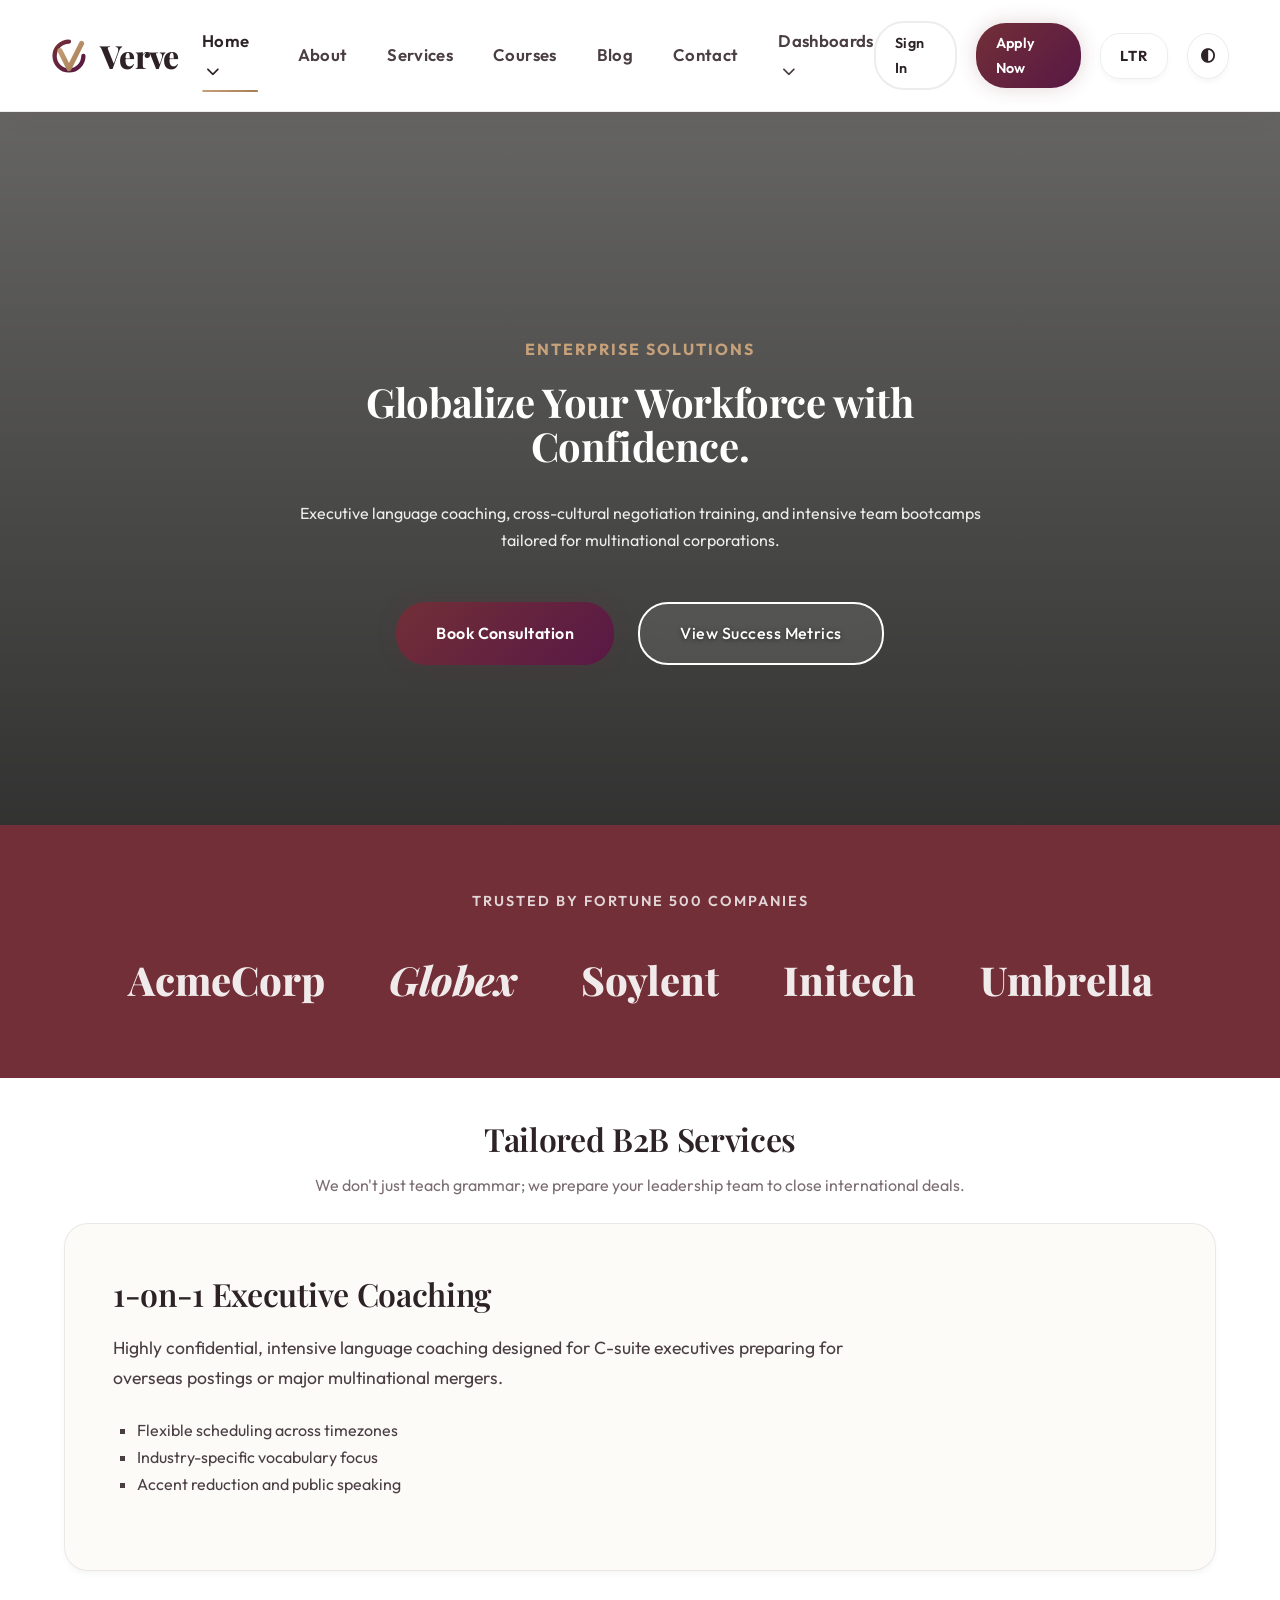
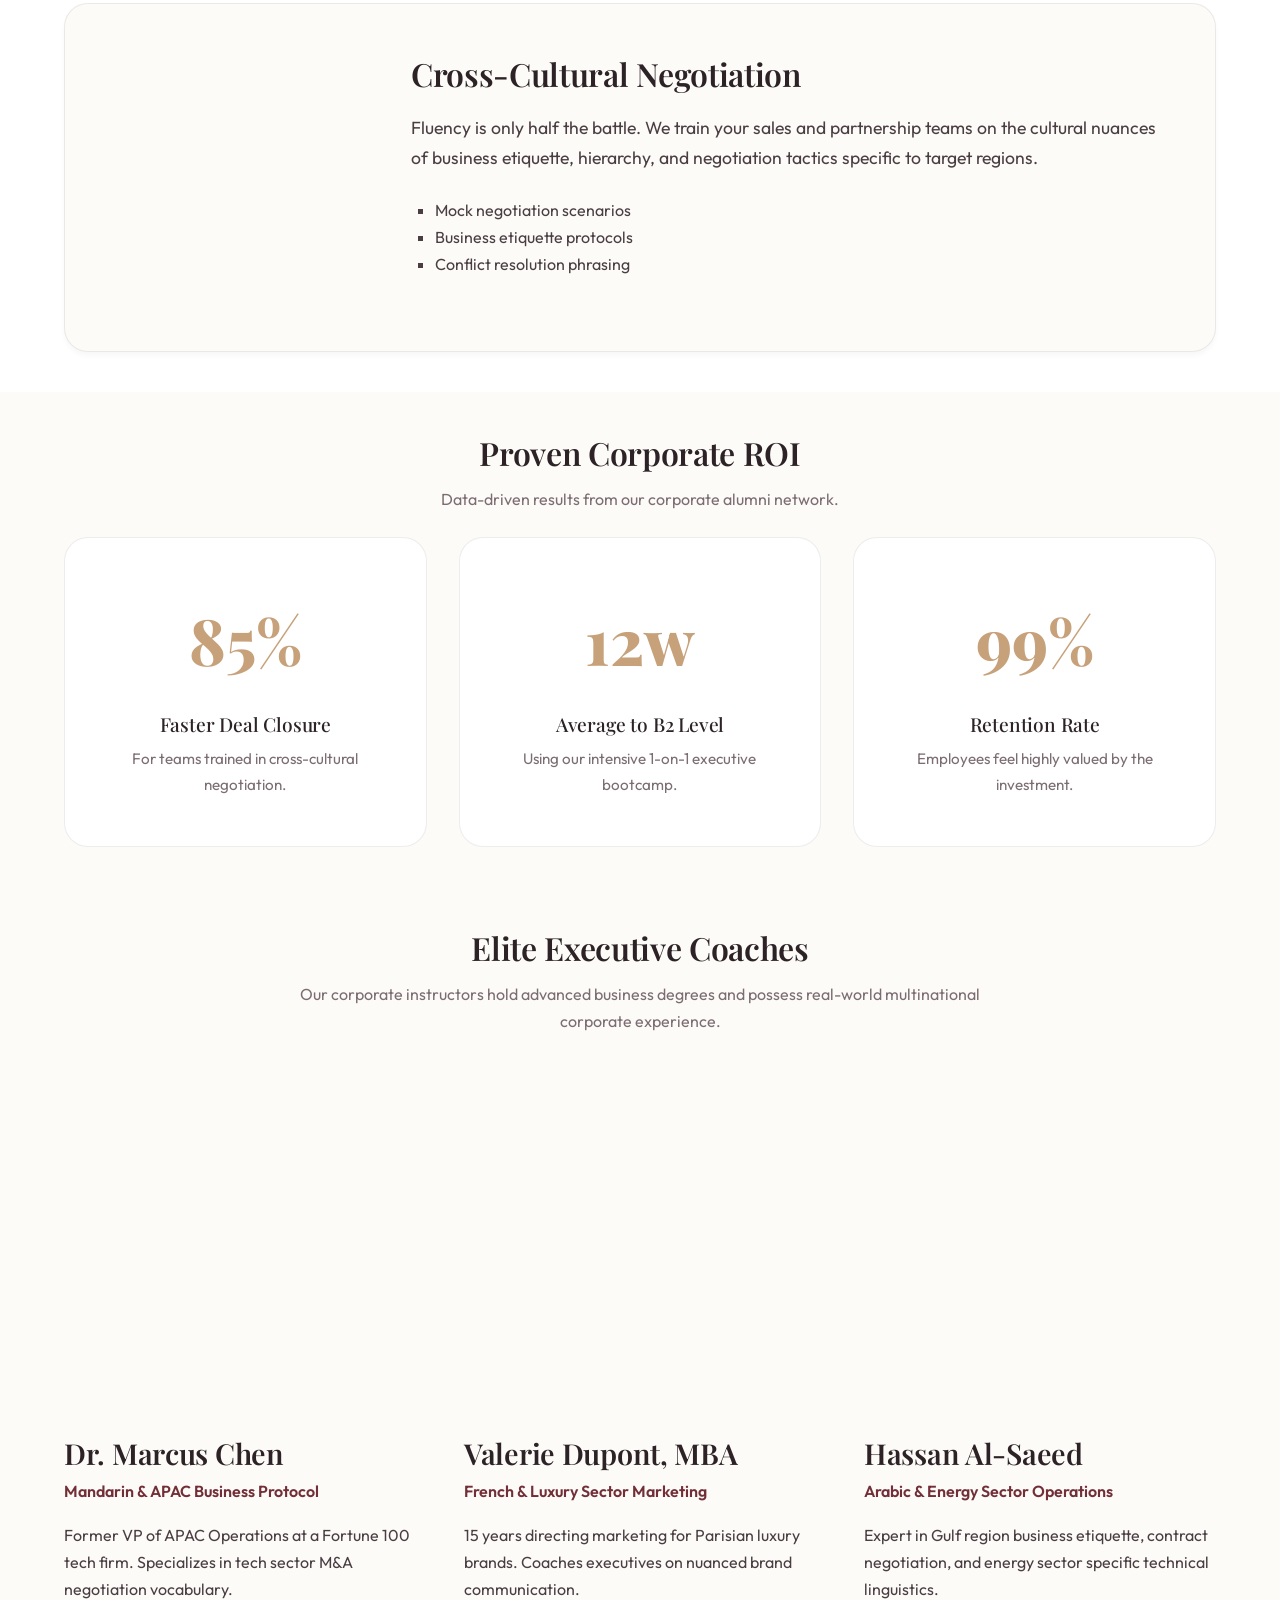
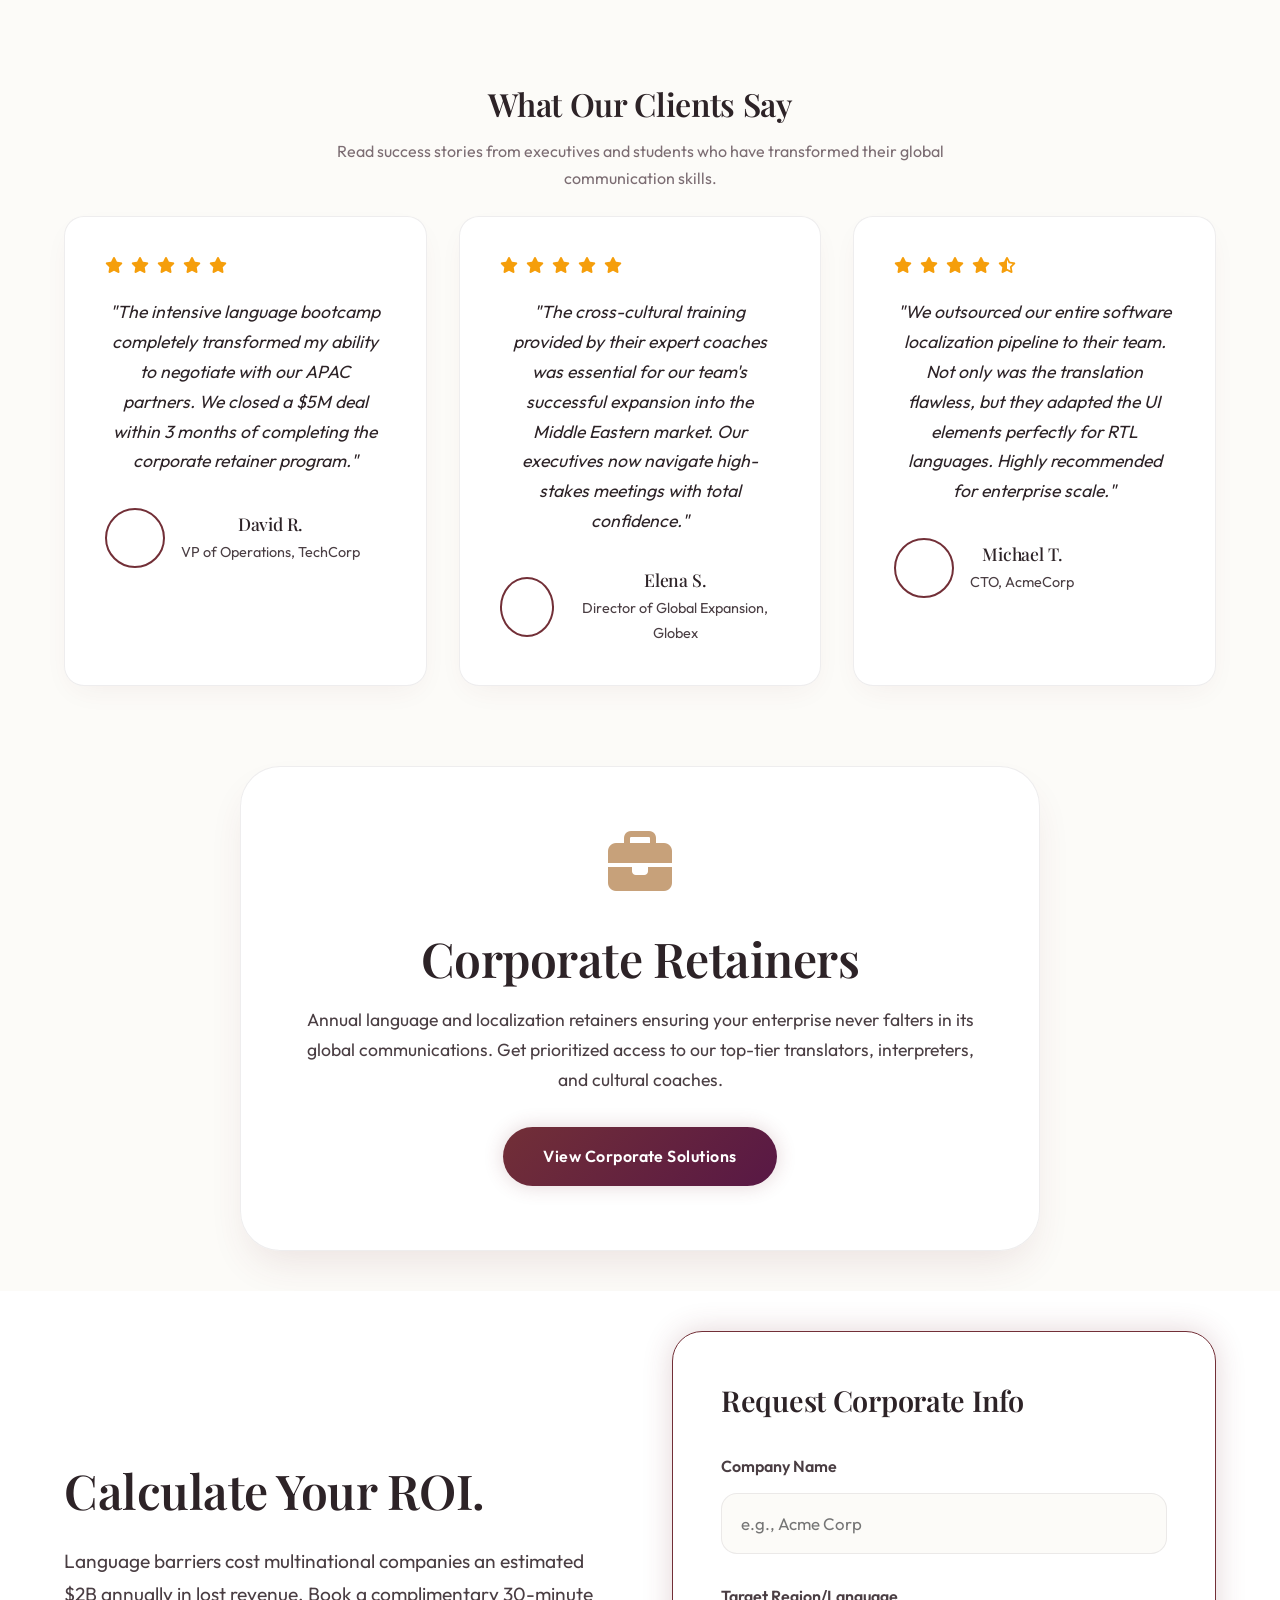
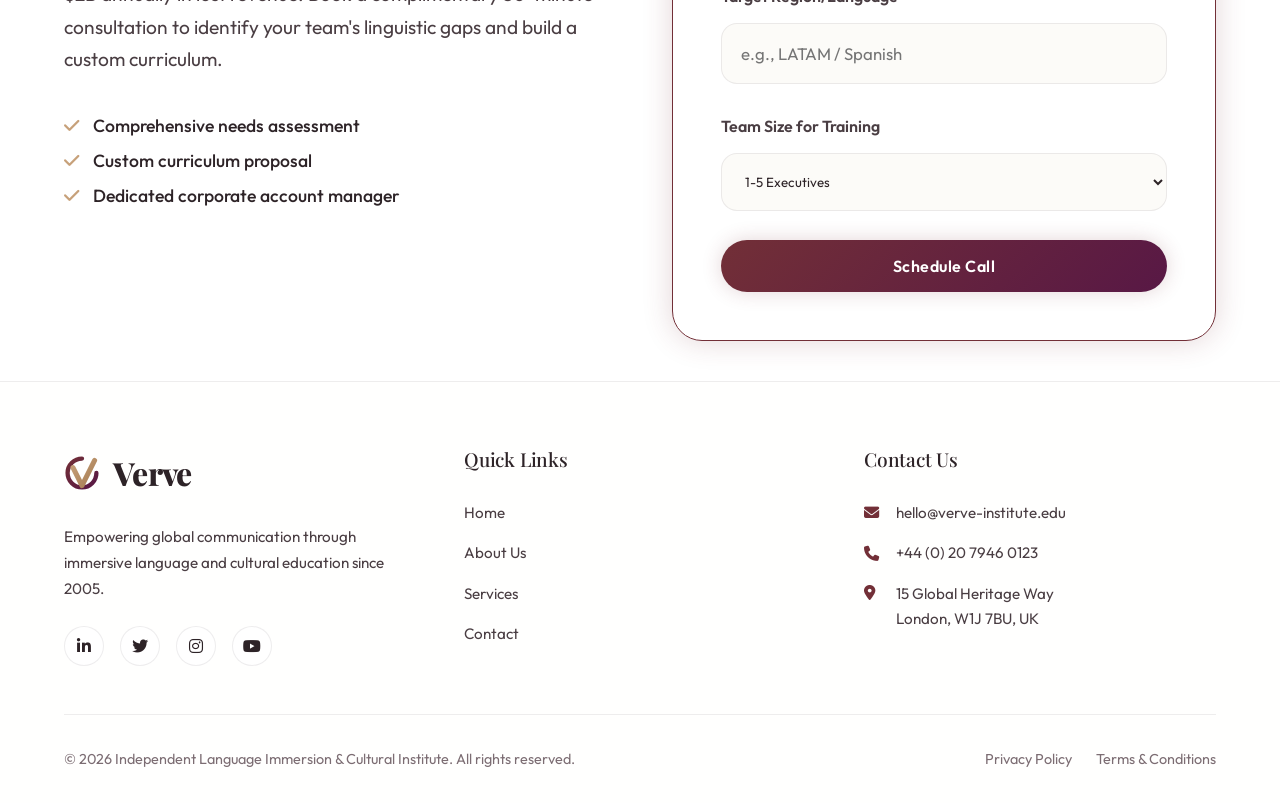
<file: index.html>
<!DOCTYPE html>
<html lang="en" dir="ltr" data-theme="light">

<head>
    <meta charset="UTF-8">
    <meta name="viewport" content="width=device-width, initial-scale=1.0">
    <title>Corporate Training - Verve</title>
    <link rel="icon" type="image/png" href="favicon.png">
    <link rel="stylesheet" href="style.css">
    <link rel="stylesheet" href="https://cdnjs.cloudflare.com/ajax/libs/font-awesome/6.4.0/css/all.min.css">
</head>

<body>
    <header class="header">
        <a href="index.html" class="logo">
            <svg class="verve-logo-svg" width="36" height="36" viewBox="0 0 100 100" xmlns="http://www.w3.org/2000/svg"><defs><linearGradient id="logo-grad" x1="0%" y1="0%" x2="100%" y2="100%"><stop offset="0%" stop-color="#722f37" /><stop offset="100%" stop-color="#581845" /></linearGradient><linearGradient id="logo-accent" x1="0%" y1="0%" x2="100%" y2="100%"><stop offset="0%" stop-color="#c7a17a" /><stop offset="100%" stop-color="#a67c52" /></linearGradient></defs><path d="M50 10 A 40 40 0 1 0 90 50" fill="none" stroke="url(#logo-grad)" stroke-width="12" stroke-linecap="round"/><path d="M25 35 L50 85 L85 15" fill="none" stroke="url(#logo-accent)" stroke-width="14" stroke-linecap="round" stroke-linejoin="round"/></svg>
            Verve<span>.</span>
        </a>

        <nav>
            <ul class="nav-menu">
                <li class="nav-item active">
                    Home <i class="fa-solid fa-chevron-down" style="font-size: 0.8em; margin-left: 4px;"></i>
                    <div class="dropdown-menu">
                        <a href="index.html" class="dropdown-item">Home 1</a>
                        <a href="home2.html" class="dropdown-item">Home 2</a>
                    </div>
                </li>
                <li class="nav-item"><a href="about.html">About</a></li>
                <li class="nav-item"><a href="services.html">Services</a></li>
                <li class="nav-item"><a href="courses.html">Courses</a></li>
                <li class="nav-item"><a href="blog.html">Blog</a></li>
                <li class="nav-item"><a href="contact.html">Contact</a></li>
                <li class="nav-item">
                    Dashboards <i class="fa-solid fa-chevron-down" style="font-size: 0.8em; margin-left: 4px;"></i>
                    <div class="dropdown-menu">
                        <a href="dashboard.html" class="dropdown-item">Learner Portal</a>
                        <a href="admin.html" class="dropdown-item">Admin Portal</a>
                    </div>
                </li>

                <li class="nav-item mobile-auth-btn" style="display: none; width: 100%; margin-top: 1rem; gap: 0.5rem;">
                    <a href="sign-in.html" class="btn btn-outline"
                        style="width: 100%; text-align: center; justify-content: center;">Sign In</a>
                    <a href="sign-up.html" class="btn btn-primary"
                        style="width: 100%; text-align: center; justify-content: center;">Apply Now</a>
                </li>
            </ul>
        </nav>

        <div class="header-actions">
            <a href="sign-in.html" class="btn btn-outline" style="padding: 0.5rem 1.2rem; font-size: 0.9rem;">Sign
                In</a>
            <a href="sign-up.html" class="btn btn-primary" style="padding: 0.5rem 1.2rem; font-size: 0.9rem;">Apply
                Now</a>

            <button class="hamburger" id="hamburger-btn" aria-label="Toggle Navigation">
                <i class="fa-solid fa-bars"></i>
            </button>
            <button class="toggle-btn" id="dir-toggle" title="Toggle RTL/LTR">LTR</button>
            <button class="toggle-btn" id="theme-toggle" title="Toggle Dark/Light Mode">
                <i class="fa-solid fa-circle-half-stroke"></i>
            </button>
        </div>
    </header>

    <main>
        <!-- Section 1: Corporate Hero -->
        <section style="position: relative; padding-top: 14rem; padding-bottom: 10rem; text-align: center; background: linear-gradient(rgba(0,0,0,0.6), rgba(0,0,0,0.8)), url('https://images.unsplash.com/photo-1497366216548-37526070297c?ixlib=rb-4.0.3&auto=format&fit=crop&w=1920&q=80') center/cover no-repeat;">
            <div style="max-width: 900px; margin: 0 auto; position: relative; z-index: 2; padding: 0 5%;">
                <span
                    style="color: var(--accent); font-weight: 700; letter-spacing: 2px; text-transform: uppercase;">Enterprise
                    Solutions</span>
                <h1 class="hero-title" style="line-height: 1.1; margin: 1rem 0 2rem; color: #ffffff;">Globalize Your Workforce with
                    Confidence.</h1>
                <p class="hero-subtitle" style="color: rgba(255,255,255,0.9); max-width: 700px; margin: 0 auto 3rem;">
                    Executive language coaching, cross-cultural negotiation training, and intensive team bootcamps
                    tailored for multinational corporations.</p>
                <div class="hero-buttons" style="justify-content: center;">
                    <a href="#consultation" class="btn btn-primary">Book Consultation</a>
                    <a href="#metrics" class="btn btn-hero-ghost">View Success Metrics</a>
                </div>
            </div>
        </section>

        <!-- Section 2: Trusted Partners (Layout: Logo Cloud Strip) -->
        <div style="background: var(--primary-color); color: white; width: 100%;">
            <section class="section" style="padding: 4rem 5%;">
                <div style="text-align: center; margin-bottom: 2rem;">
                    <p style="text-transform: uppercase; letter-spacing: 2px; font-weight: 600; opacity: 0.8; font-size: 0.9rem;">
                        Trusted by Fortune 500 Companies</p>
                </div>
                <div style="display: flex; justify-content: center; gap: 4rem; flex-wrap: wrap; opacity: 0.9; align-items: center;">
                    <div style="font-size: 2.5rem; font-weight: 800; font-family: var(--font-heading);">AcmeCorp</div>
                    <div style="font-size: 2.5rem; font-weight: 800; font-family: var(--font-heading); font-style: italic;">Globex</div>
                    <div style="font-size: 2.5rem; font-weight: 800; font-family: var(--font-heading);">Soylent</div>
                    <div style="font-size: 2.5rem; font-weight: 800; font-family: var(--font-heading);">Initech</div>
                    <div style="font-size: 2.5rem; font-weight: 800; font-family: var(--font-heading);">Umbrella</div>
                </div>
            </section>
        </div>

        <!-- Section 3: B2B Training Services (Layout: Wide Staggered Cards) -->
        <section class="section" style="background: var(--bg-secondary);">
            <div class="section-title">
                <h2>Tailored B2B Services</h2>
                <p>We don't just teach grammar; we prepare your leadership team to close international deals.</p>
            </div>

            <div style="max-width: 1200px; margin: 0 auto;">
                <div class="feature-row" style="margin-bottom: 2rem;">
                    <div style="flex: 1;">
                        <h3 style="font-size: 2rem; margin-bottom: 1rem;">1-on-1 Executive Coaching</h3>
                        <p style="color: var(--text-secondary); margin-bottom: 1.5rem; font-size: 1.1rem;">Highly
                            confidential, intensive language coaching designed for C-suite executives preparing for
                            overseas postings or major multinational mergers.</p>
                        <ul
                            style="color: var(--text-secondary); margin-bottom: 1.5rem; padding-left: 1.5rem; list-style-type: square;">
                            <li>Flexible scheduling across timezones</li>
                            <li>Industry-specific vocabulary focus</li>
                            <li>Accent reduction and public speaking</li>
                        </ul>
                    </div>
                    <div style="width: 250px; height: 250px;">
                        <div
                            style="height: 100%; width: 100%; border-radius: 20px; background: url('https://images.unsplash.com/photo-1573164713988-8665fc963095?ixlib=rb-4.0.3&auto=format&fit=crop&w=800&q=80') center/cover no-repeat;">
                        </div>
                    </div>
                </div>

                <div class="feature-row" style="flex-direction: row-reverse;">
                    <div style="flex: 1;">
                        <h3 style="font-size: 2rem; margin-bottom: 1rem;">Cross-Cultural Negotiation</h3>
                        <p style="color: var(--text-secondary); margin-bottom: 1.5rem; font-size: 1.1rem;">Fluency is
                            only half the battle. We train your sales and partnership teams on the cultural nuances of
                            business etiquette, hierarchy, and negotiation tactics specific to target regions.</p>
                        <ul
                            style="color: var(--text-secondary); margin-bottom: 1.5rem; padding-left: 1.5rem; list-style-type: square;">
                            <li>Mock negotiation scenarios</li>
                            <li>Business etiquette protocols</li>
                            <li>Conflict resolution phrasing</li>
                        </ul>
                    </div>
                    <div style="width: 250px; height: 250px;">
                        <div
                            style="height: 100%; width: 100%; border-radius: 20px; background: url('https://images.unsplash.com/photo-1522071820081-009f0129c71c?ixlib=rb-4.0.3&auto=format&fit=crop&w=800&q=80') center/cover no-repeat;">
                        </div>
                    </div>
                </div>
            </div>
        </section>

        <!-- Section 4: Success Metrics (Layout: Dark Mode Stat Blocks) -->
        <section id="metrics" class="section">
            <div class="section-title">
                <h2>Proven Corporate ROI</h2>
                <p style="color: var(--text-muted);">Data-driven results from our corporate alumni network.</p>
            </div>

            <div
                style="display: grid; grid-template-columns: repeat(auto-fit, minmax(250px, 1fr)); gap: 2rem; max-width: 1200px; margin: 0 auto;">
                <div
                    style="text-align: center; padding: 3rem 2rem; border: 1px solid var(--border); border-radius: 24px; background: var(--bg-secondary);">
                    <div
                        style="font-size: 4rem; font-weight: 800; color: var(--accent); font-family: var(--font-heading); margin-bottom: 1rem;">
                        85%</div>
                    <h4 style="font-size: 1.2rem; margin-bottom: 0.5rem;">Faster Deal Closure</h4>
                    <p style="color: var(--text-muted); font-size: 0.95rem;">For teams trained in cross-cultural
                        negotiation.</p>
                </div>
                <div
                    style="text-align: center; padding: 3rem 2rem; border: 1px solid var(--border); border-radius: 24px; background: var(--bg-secondary);">
                    <div
                        style="font-size: 4rem; font-weight: 800; color: var(--accent); font-family: var(--font-heading); margin-bottom: 1rem;">
                        12w</div>
                    <h4 style="font-size: 1.2rem; margin-bottom: 0.5rem;">Average to B2 Level</h4>
                    <p style="color: var(--text-muted); font-size: 0.95rem;">Using our intensive 1-on-1 executive
                        bootcamp.</p>
                </div>
                <div
                    style="text-align: center; padding: 3rem 2rem; border: 1px solid var(--border); border-radius: 24px; background: var(--bg-secondary);">
                    <div
                        style="font-size: 4rem; font-weight: 800; color: var(--accent); font-family: var(--font-heading); margin-bottom: 1rem;">
                        99%</div>
                    <h4 style="font-size: 1.2rem; margin-bottom: 0.5rem;">Retention Rate</h4>
                    <p style="color: var(--text-muted); font-size: 0.95rem;">Employees feel highly valued by the
                        investment.</p>
                </div>
            </div>
        </section>

        <!-- Section 5: Executive Coaches (Layout: Minimalist Profile Cards) -->
        <section class="section">
            <div class="section-title">
                <h2>Elite Executive Coaches</h2>
                <p>Our corporate instructors hold advanced business degrees and possess real-world multinational
                    corporate experience.</p>
            </div>

            <div style="display: grid; grid-template-columns: repeat(auto-fit, minmax(300px, 1fr)); gap: 3rem;">
                <!-- Coach 1 -->
                <div style="background: transparent;">
                    <div
                        style="height: 350px; border-radius: 24px; margin-bottom: 1.5rem; background: url('https://images.unsplash.com/photo-1556157382-97eda2d62296?ixlib=rb-4.0.3&auto=format&fit=crop&w=600&q=80') center/cover no-repeat;">
                    </div>
                    <h3 style="font-size: 1.8rem; margin-bottom: 0.3rem;">Dr. Marcus Chen</h3>
                    <p style="color: var(--primary-color); font-weight: 600; margin-bottom: 1rem;">Mandarin & APAC
                        Business Protocol</p>
                    <p style="color: var(--text-secondary);">Former VP of APAC Operations at a Fortune 100 tech firm.
                        Specializes in tech sector M&A negotiation vocabulary.</p>
                </div>

                <!-- Coach 2 -->
                <div style="background: transparent;">
                    <div
                        style="height: 350px; border-radius: 24px; margin-bottom: 1.5rem; background: url('https://images.unsplash.com/photo-1573496359142-b8d87734a5a2?ixlib=rb-4.0.3&auto=format&fit=crop&w=600&q=80') center/cover no-repeat;">
                    </div>
                    <h3 style="font-size: 1.8rem; margin-bottom: 0.3rem;">Valerie Dupont, MBA</h3>
                    <p style="color: var(--primary-color); font-weight: 600; margin-bottom: 1rem;">French & Luxury
                        Sector Marketing</p>
                    <p style="color: var(--text-secondary);">15 years directing marketing for Parisian luxury brands.
                        Coaches executives on nuanced brand communication.</p>
                </div>

                <!-- Coach 3 -->
                <div style="background: transparent;">
                    <div
                        style="height: 350px; border-radius: 24px; margin-bottom: 1.5rem; background: url('https://images.unsplash.com/photo-1531427186611-ecfd6d936c79?ixlib=rb-4.0.3&auto=format&fit=crop&w=600&q=80') center/cover no-repeat;">
                    </div>
                    <h3 style="font-size: 1.8rem; margin-bottom: 0.3rem;">Hassan Al-Saeed</h3>
                    <p style="color: var(--primary-color); font-weight: 600; margin-bottom: 1rem;">Arabic & Energy
                        Sector Operations</p>
                    <p style="color: var(--text-secondary);">Expert in Gulf region business etiquette, contract
                        negotiation, and energy sector specific technical linguistics.</p>
                </div>
            </div>
        </section>


        <!-- Section: Testimonials (Layout: Grid of Cards) -->
        <section class="section" style="background: var(--bg-primary);">
            <div class="section-title">
                <h2>What Our Clients Say</h2>
                <p>Read success stories from executives and students who have transformed their global communication
                    skills.</p>
            </div>

            <div
                style="display: grid; grid-template-columns: repeat(auto-fit, minmax(300px, 1fr)); gap: 2rem; max-width: 1200px; margin: 0 auto;">
                <!-- Testimonial 1 -->
                <div class="card" style="padding: 2.5rem; border-radius: 20px; background: var(--bg-elevated); border: 1px solid var(--border);">
                    <div style="display: flex; gap: 0.5rem; color: #f59e0b; margin-bottom: 1.5rem; font-size: 1rem;">
                        <i class="fa-solid fa-star"></i><i class="fa-solid fa-star"></i><i class="fa-solid fa-star"></i><i class="fa-solid fa-star"></i><i class="fa-solid fa-star"></i>
                    </div>
                    <p style="color: var(--text-primary); font-size: 1.1rem; font-style: italic; margin-bottom: 2rem; line-height: 1.7;">
                        "The intensive language bootcamp completely transformed my ability to negotiate with our APAC partners. We closed a $5M deal within 3 months of completing the corporate retainer program."
                    </p>
                    <div style="display: flex; align-items: center; gap: 1rem;">
                        <div style="width: 60px; height: 60px; border-radius: 50%; background: url('https://images.unsplash.com/photo-1560250097-0b93528c311a?ixlib=rb-4.0.3&auto=format&fit=crop&w=200&q=80') center/cover no-repeat; border: 2px solid var(--primary-color);"></div>
                        <div>
                            <h4 style="margin-bottom: 0.2rem; font-size: 1.1rem; color: var(--text-primary);">David R.</h4>
                            <p style="color: var(--text-secondary); font-size: 0.9rem;">VP of Operations, TechCorp</p>
                        </div>
                    </div>
                </div>

                <!-- Testimonial 2 -->
                <div class="card" style="padding: 2.5rem; border-radius: 20px; background: var(--bg-elevated); border: 1px solid var(--border);">
                    <div style="display: flex; gap: 0.5rem; color: #f59e0b; margin-bottom: 1.5rem; font-size: 1rem;">
                        <i class="fa-solid fa-star"></i><i class="fa-solid fa-star"></i><i class="fa-solid fa-star"></i><i class="fa-solid fa-star"></i><i class="fa-solid fa-star"></i>
                    </div>
                    <p style="color: var(--text-primary); font-size: 1.1rem; font-style: italic; margin-bottom: 2rem; line-height: 1.7;">
                        "The cross-cultural training provided by their expert coaches was essential for our team's successful expansion into the Middle Eastern market. Our executives now navigate high-stakes meetings with total confidence."
                    </p>
                    <div style="display: flex; align-items: center; gap: 1rem;">
                        <div style="width: 60px; height: 60px; border-radius: 50%; background: url('https://images.unsplash.com/photo-1573496359142-b8d87734a5a2?ixlib=rb-4.0.3&auto=format&fit=crop&w=200&q=80') center/cover no-repeat; border: 2px solid var(--primary-color);"></div>
                        <div>
                            <h4 style="margin-bottom: 0.2rem; font-size: 1.1rem; color: var(--text-primary);">Elena S.</h4>
                            <p style="color: var(--text-secondary); font-size: 0.9rem;">Director of Global Expansion, Globex</p>
                        </div>
                    </div>
                </div>

                <!-- Testimonial 3 -->
                <div class="card" style="padding: 2.5rem; border-radius: 20px; background: var(--bg-elevated); border: 1px solid var(--border);">
                    <div style="display: flex; gap: 0.5rem; color: #f59e0b; margin-bottom: 1.5rem; font-size: 1rem;">
                        <i class="fa-solid fa-star"></i><i class="fa-solid fa-star"></i><i class="fa-solid fa-star"></i><i class="fa-solid fa-star"></i><i class="fa-solid fa-star-half-stroke"></i>
                    </div>
                    <p style="color: var(--text-primary); font-size: 1.1rem; font-style: italic; margin-bottom: 2rem; line-height: 1.7;">
                        "We outsourced our entire software localization pipeline to their team. Not only was the translation flawless, but they adapted the UI elements perfectly for RTL languages. Highly recommended for enterprise scale."
                    </p>
                    <div style="display: flex; align-items: center; gap: 1rem;">
                        <div style="width: 60px; height: 60px; border-radius: 50%; background: url('https://images.unsplash.com/photo-1507003211169-0a1dd7228f2d?ixlib=rb-4.0.3&auto=format&fit=crop&w=200&q=80') center/cover no-repeat; border: 2px solid var(--primary-color);"></div>
                        <div>
                            <h4 style="margin-bottom: 0.2rem; font-size: 1.1rem; color: var(--text-primary);">Michael T.</h4>
                            <p style="color: var(--text-secondary); font-size: 0.9rem;">CTO, AcmeCorp</p>
                        </div>
                    </div>
                </div>
            </div>
        </section>

        <!-- Section 6: Corporate Retainers -->
        <section class="section" style="background: var(--bg-primary); text-align: center;">
            <div style="max-width: 800px; margin: 0 auto; padding: 4rem; border-radius: 40px; background: var(--bg-elevated); box-shadow: var(--shadow-elevated); border: 1px solid var(--border);">
                <i class="fa-solid fa-briefcase" style="font-size: 4rem; color: var(--accent); margin-bottom: 2rem;"></i>
                <h2 style="font-size: 3rem; margin-bottom: 1rem;">Corporate Retainers</h2>
                <p style="color: var(--text-secondary); margin-bottom: 2rem; font-size: 1.1rem;">
                    Annual language and localization retainers ensuring your enterprise never falters in its global communications. Get prioritized access to our top-tier translators, interpreters, and cultural coaches.
                </p>
                <a href="#consultation" class="btn btn-primary">View Corporate Solutions</a>
            </div>
        </section>

        <!-- Section 7: Consultation / ROI Form (Layout: Split Content + Form Panel) -->
        <section id="consultation" class="section" style="background: var(--bg-secondary);">
            <div
                style="display: flex; gap: 4rem; max-width: 1200px; margin: 0 auto; align-items: center; flex-wrap: wrap;">
                <div style="flex: 1; min-width: 250px;">
                    <h2 style="font-size: 3rem; margin-bottom: 1.5rem;">Calculate Your ROI.</h2>
                    <p style="color: var(--text-secondary); font-size: 1.2rem; margin-bottom: 2rem;">Language barriers
                        cost multinational companies an estimated $2B annually in lost revenue. Book a complimentary
                        30-minute consultation to identify your team's linguistic gaps and build a custom curriculum.
                    </p>
                    <ul style="color: var(--text-primary); font-weight: 500; font-size: 1.1rem; line-height: 2;">
                        <li><i class="fa-solid fa-check" style="color: var(--accent); margin-right: 10px;"></i>
                            Comprehensive needs assessment</li>
                        <li><i class="fa-solid fa-check" style="color: var(--accent); margin-right: 10px;"></i> Custom
                            curriculum proposal</li>
                        <li><i class="fa-solid fa-check" style="color: var(--accent); margin-right: 10px;"></i>
                            Dedicated corporate account manager</li>
                    </ul>
                </div>
                <div style="flex: 1; min-width: 250px;">
                    <div
                        style="background: var(--bg-elevated); padding: 3rem; border-radius: 30px; box-shadow: 0 0 30px var(--primary-glow); border: 1px solid var(--primary-color);">
                        <h3 style="margin-bottom: 2rem; font-size: 1.8rem; color: var(--text-primary);">Request Corporate Info</h3>
                        <form>
                            <div class="input-group">
                                <label style="color: var(--text-secondary);">Company Name</label>
                                <input type="text" placeholder="e.g., Acme Corp" required>
                            </div>
                            <div class="input-group">
                                <label style="color: var(--text-secondary);">Target Region/Language</label>
                                <input type="text" placeholder="e.g., LATAM / Spanish" required style="background: var(--bg-primary); border-color: var(--border); color: var(--text-primary);">
                            </div>
                            <div class="input-group">
                                <label style="color: var(--text-secondary);">Team Size for Training</label>
                                <select
                                    style="width: 100%; padding: 1.2rem; border-radius: 16px; border: 1px solid var(--border); background: var(--bg-primary); color: var(--text-primary); font-family: var(--font-body); outline: none;">
                                    <option>1-5 Executives</option>
                                    <option>6-20 Team Members</option>
                                    <option>20+ Department</option>
                                </select>
                            </div>
                            <button type="submit" class="btn btn-primary" style="width: 100%; transition: transform 0.3s ease, box-shadow 0.3s ease;" onmouseover="this.style.transform='translateY(-3px)'; this.style.boxShadow='0 10px 20px var(--primary-glow)'" onmouseout="this.style.transform='translateY(0)'; this.style.boxShadow='none'">Schedule Call</button>
                        </form>
                    </div>
                </div>
            </div>
        </section>
    </main>

    <footer class="footer"
        style="padding: 4rem 5% 2rem; background: var(--bg-elevated); border-top: 1px solid var(--border); box-shadow: 0 -10px 30px -10px rgba(0,0,0,0.05); margin-top: auto;">
        <div
            style="max-width: 1200px; margin: 0 auto; display: grid; grid-template-columns: repeat(auto-fit, minmax(250px, 1fr)); gap: 3rem; margin-bottom: 3rem;">

            <!-- Brand & About -->
            <div>
                <a href="index.html" class="logo" style="margin-bottom: 1.5rem; justify-content: flex-start;">
                    <svg class="verve-logo-svg" width="36" height="36" viewBox="0 0 100 100" xmlns="http://www.w3.org/2000/svg"><defs><linearGradient id="logo-grad" x1="0%" y1="0%" x2="100%" y2="100%"><stop offset="0%" stop-color="#722f37" /><stop offset="100%" stop-color="#581845" /></linearGradient><linearGradient id="logo-accent" x1="0%" y1="0%" x2="100%" y2="100%"><stop offset="0%" stop-color="#c7a17a" /><stop offset="100%" stop-color="#a67c52" /></linearGradient></defs><path d="M50 10 A 40 40 0 1 0 90 50" fill="none" stroke="url(#logo-grad)" stroke-width="12" stroke-linecap="round"/><path d="M25 35 L50 85 L85 15" fill="none" stroke="url(#logo-accent)" stroke-width="14" stroke-linecap="round" stroke-linejoin="round"/></svg>
                    Verve<span>.</span>
                </a>
                <p style="color: var(--text-secondary); margin-bottom: 1.5rem; font-size: 0.95rem;">Empowering global
                    communication through immersive language and cultural education since 2005.</p>
                <div style="display: flex; gap: 1rem;">
                    <a href="#" class="social-icon"><i class="fa-brands fa-linkedin-in"></i></a>
                    <a href="#" class="social-icon"><i class="fa-brands fa-twitter"></i></a>
                    <a href="#" class="social-icon"><i class="fa-brands fa-instagram"></i></a>
                    <a href="#" class="social-icon"><i class="fa-brands fa-youtube"></i></a>
                </div>
            </div>

            <!-- Quick Links -->
            <div>
                <h4
                    style="font-size: 1.2rem; margin-bottom: 1.5rem; color: var(--text-primary); font-family: var(--font-heading);">
                    Quick Links</h4>
                <ul style="display: flex; flex-direction: column; gap: 0.5rem;">
                    <li><a href="index.html" class="footer-link">Home</a></li>
                    <li><a href="about.html" class="footer-link">About Us</a></li>
                    <li><a href="services.html" class="footer-link">Services</a></li>
                    <li><a href="contact.html" class="footer-link">Contact</a></li>
                </ul>
            </div>

            <!-- Contact Info -->
            <div>
                <h4
                    style="font-size: 1.2rem; margin-bottom: 1.5rem; color: var(--text-primary); font-family: var(--font-heading);">
                    Contact Us</h4>
                <ul style="display: flex; flex-direction: column; gap: 0.5rem;">
                    <li><a href="mailto:hello@verve-institute.edu" class="footer-contact"><i
                                class="fa-solid fa-envelope" style="color: var(--primary-color); width: 20px;"></i>
                            hello@verve-institute.edu</a></li>
                    <li><a href="tel:+442079460123" class="footer-contact"><i class="fa-solid fa-phone"
                                style="color: var(--primary-color); width: 20px;"></i> +44 (0) 20 7946 0123</a></li>
                    <li
                        style="display: flex; gap: 12px; color: var(--text-secondary); font-size: 0.95rem; padding: 0.2rem 0;">
                        <i class="fa-solid fa-location-dot"
                            style="color: var(--primary-color); margin-top: 4px; width: 20px;"></i> 15 Global Heritage
                        Way<br>London, W1J 7BU, UK</li>
                </ul>
            </div>
        </div>

        <!-- Bottom Bar -->
        <div
            style="max-width: 1200px; margin: 0 auto; padding-top: 2rem; border-top: 1px solid var(--border); display: flex; justify-content: space-between; align-items: center; flex-wrap: wrap; gap: 1rem;">
            <p style="color: var(--text-muted); font-size: 0.9rem;">&copy; 2026 Independent Language Immersion &
                Cultural Institute. All rights reserved.</p>
            <div style="display: flex; gap: 1.5rem;">
                <a href="#" class="footer-bottom-link">Privacy Policy</a>
                <a href="#" class="footer-bottom-link">Terms & Conditions</a>
            </div>
        </div>
    </footer>

    <script src="script.js"></script>
</body>

</html>
</file>
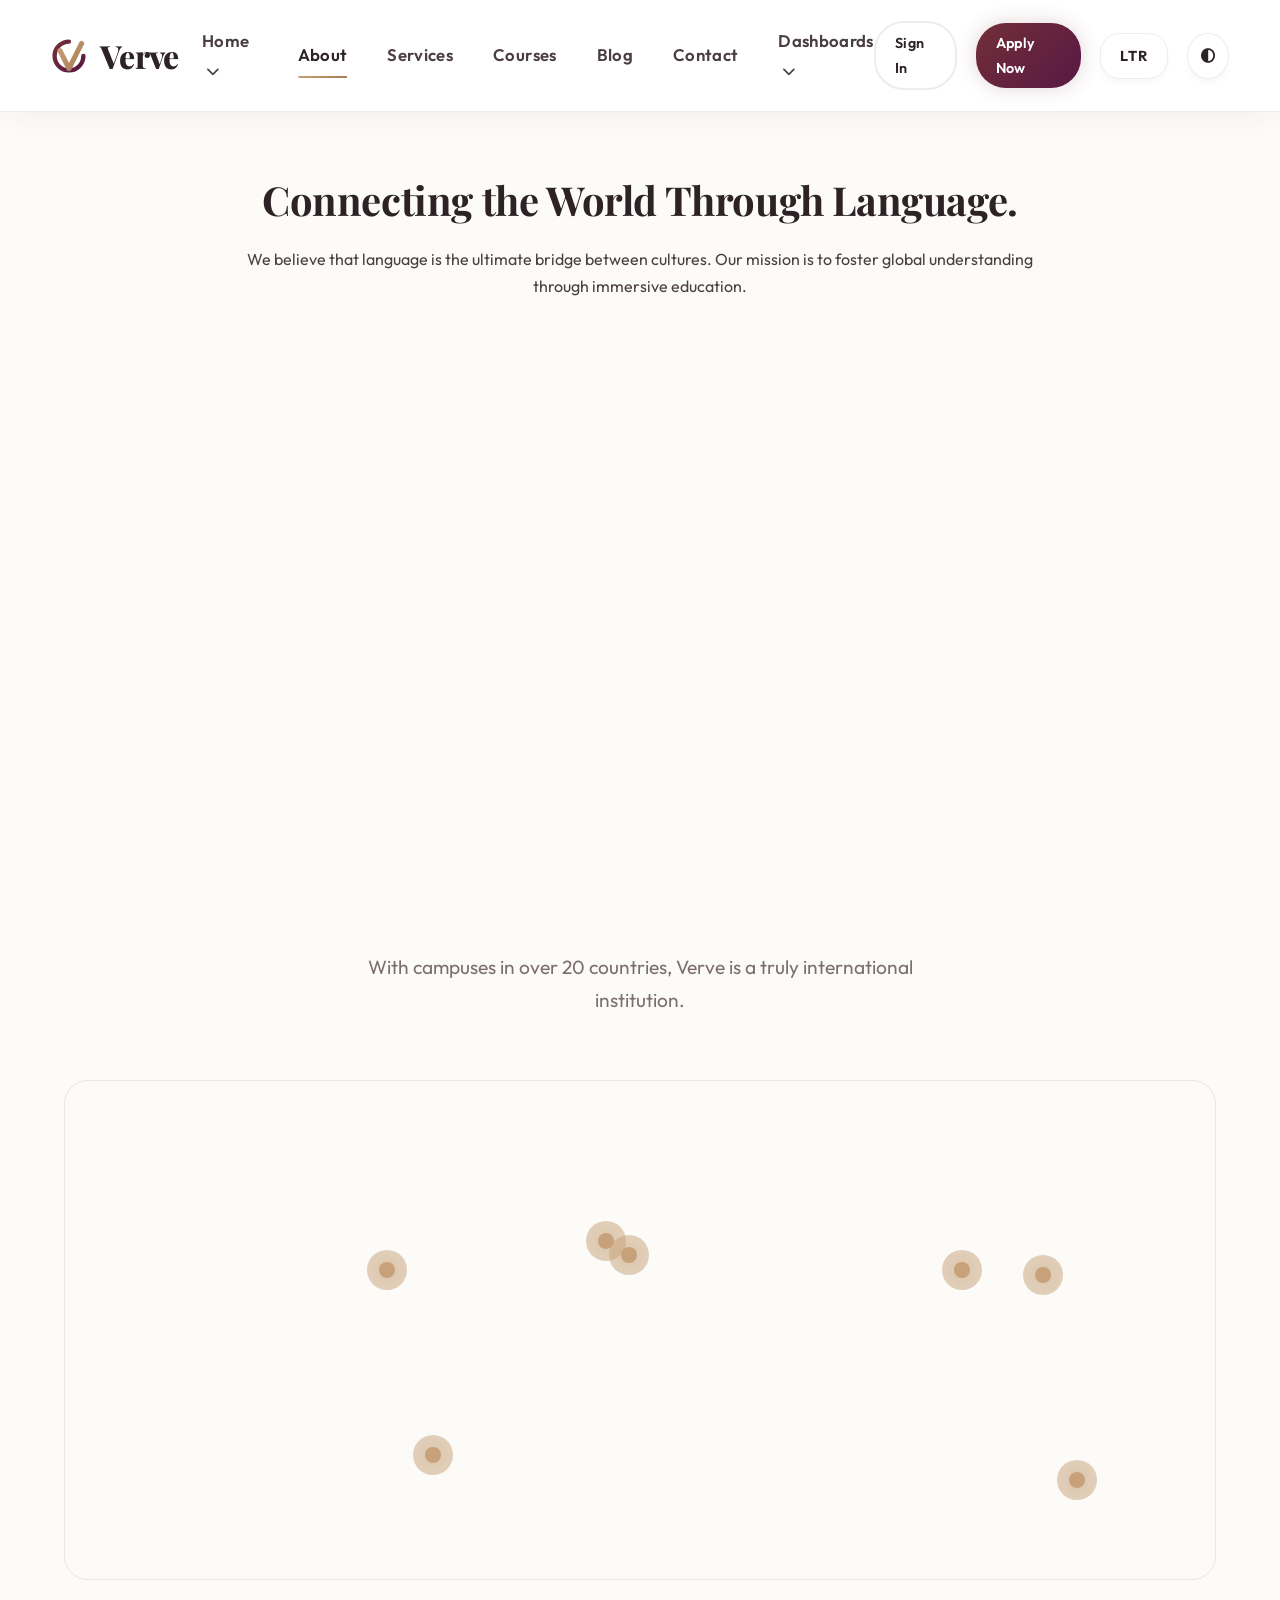
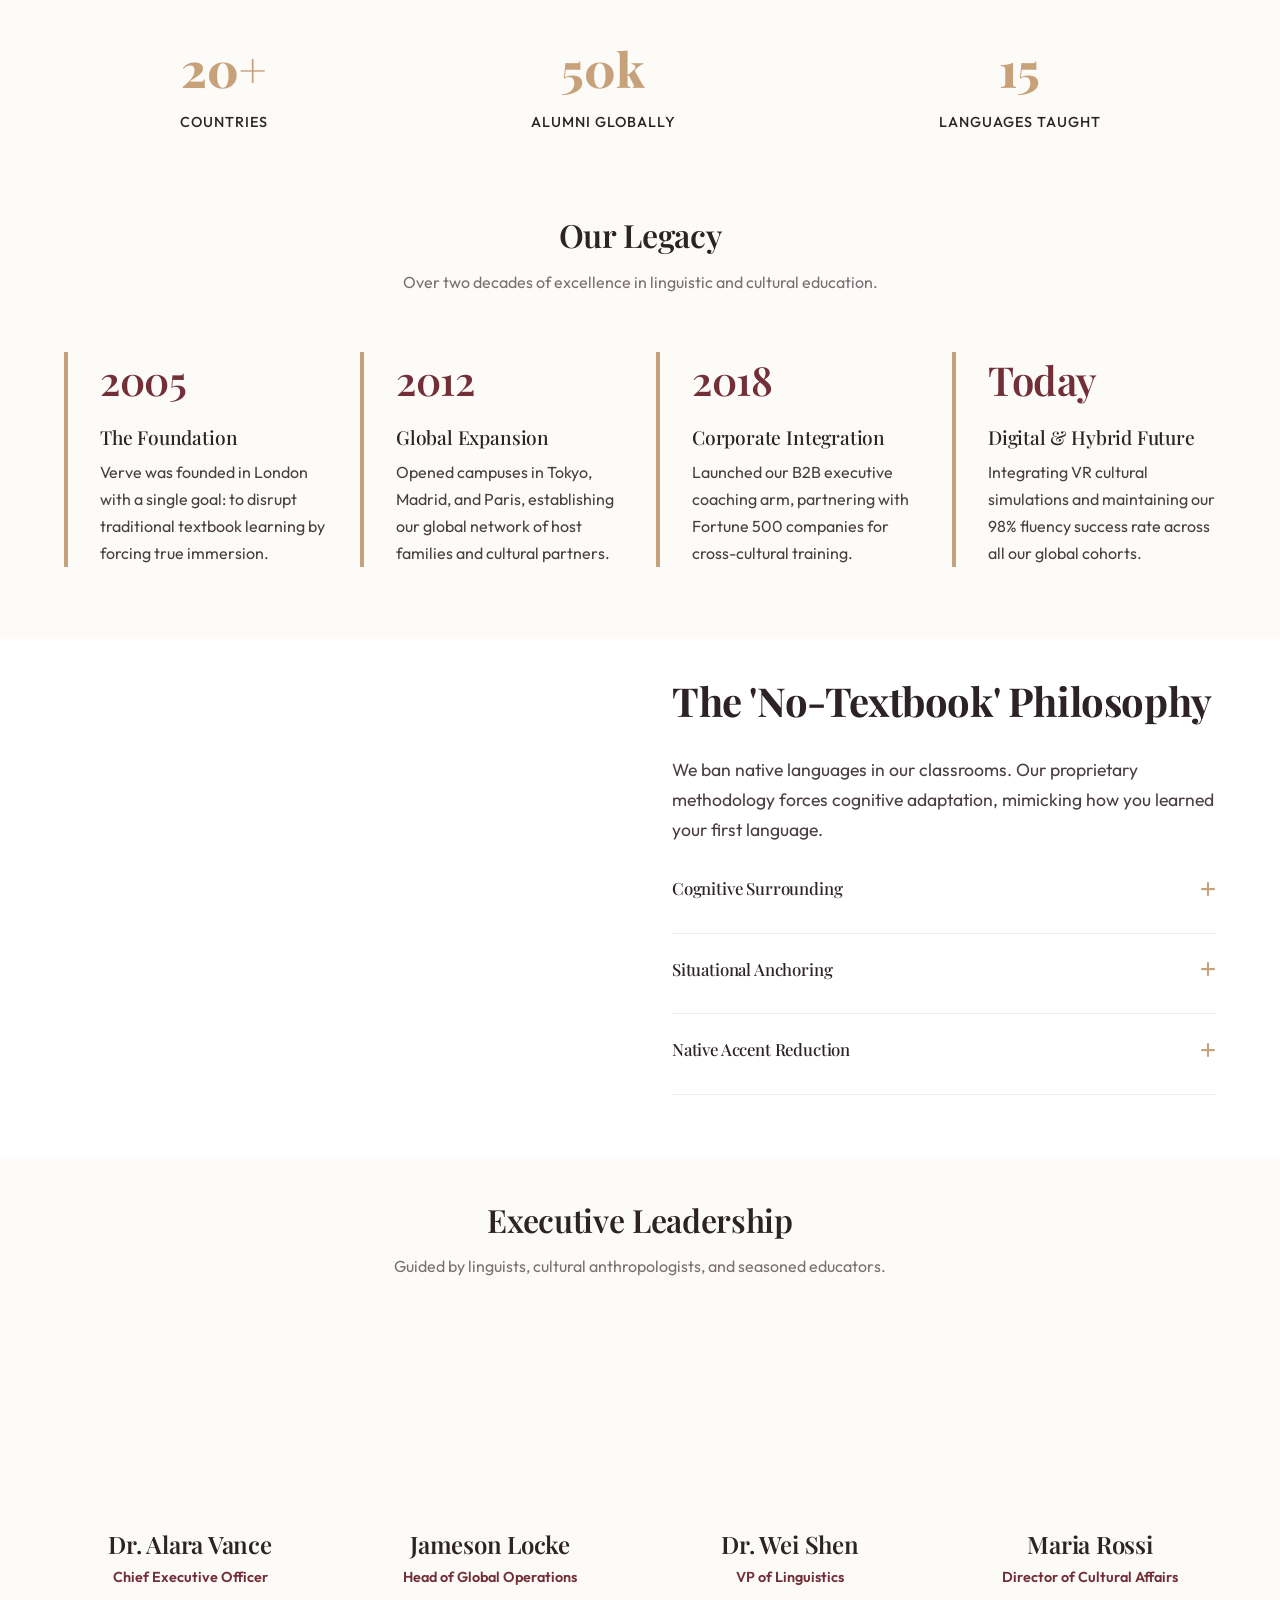
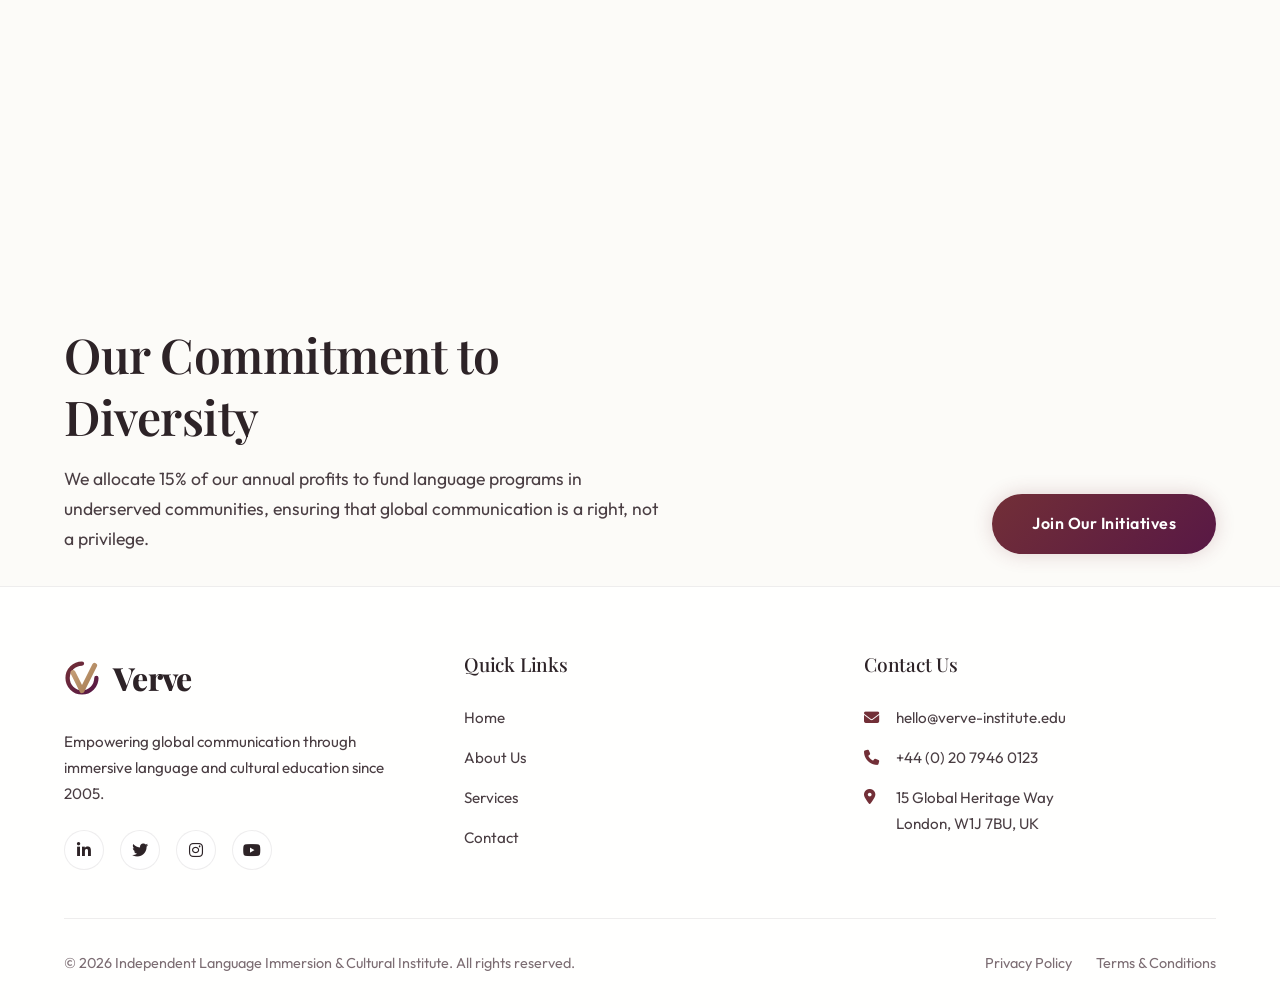
<file: about.html>
<!DOCTYPE html>
<html lang="en" dir="ltr" data-theme="light">

<head>
    <meta charset="UTF-8">
    <meta name="viewport" content="width=device-width, initial-scale=1.0">
    <title>About Us - Verve</title>
    <link rel="icon" type="image/png" href="favicon.png">
    <link rel="stylesheet" href="style.css">
    <link rel="stylesheet" href="https://cdnjs.cloudflare.com/ajax/libs/font-awesome/6.4.0/css/all.min.css">
</head>

<body>
    <header class="header">
        <a href="index.html" class="logo">
            <svg class="verve-logo-svg" width="36" height="36" viewBox="0 0 100 100" xmlns="http://www.w3.org/2000/svg"><defs><linearGradient id="logo-grad" x1="0%" y1="0%" x2="100%" y2="100%"><stop offset="0%" stop-color="#722f37" /><stop offset="100%" stop-color="#581845" /></linearGradient><linearGradient id="logo-accent" x1="0%" y1="0%" x2="100%" y2="100%"><stop offset="0%" stop-color="#c7a17a" /><stop offset="100%" stop-color="#a67c52" /></linearGradient></defs><path d="M50 10 A 40 40 0 1 0 90 50" fill="none" stroke="url(#logo-grad)" stroke-width="12" stroke-linecap="round"/><path d="M25 35 L50 85 L85 15" fill="none" stroke="url(#logo-accent)" stroke-width="14" stroke-linecap="round" stroke-linejoin="round"/></svg>
            Verve<span>.</span>
        </a>

        <nav>
            <ul class="nav-menu">
                <li class="nav-item">
                    Home <i class="fa-solid fa-chevron-down" style="font-size: 0.8em; margin-left: 4px;"></i>
                    <div class="dropdown-menu">
                        <a href="index.html" class="dropdown-item">Home 1</a>
                        <a href="home2.html" class="dropdown-item">Home 2</a>
                    </div>
                </li>
                <li class="nav-item active"><a href="about.html">About</a></li>
                <li class="nav-item"><a href="services.html">Services</a></li>
                <li class="nav-item"><a href="courses.html">Courses</a></li>
                <li class="nav-item"><a href="blog.html">Blog</a></li>
                <li class="nav-item"><a href="contact.html">Contact</a></li>
                <li class="nav-item">
                    Dashboards <i class="fa-solid fa-chevron-down" style="font-size: 0.8em; margin-left: 4px;"></i>
                    <div class="dropdown-menu">
                        <a href="dashboard.html" class="dropdown-item">Learner Portal</a>
                        <a href="admin.html" class="dropdown-item">Admin Portal</a>
                    </div>
                </li>

                <li class="nav-item mobile-auth-btn" style="display: none; width: 100%; margin-top: 1rem; gap: 0.5rem;">
                    <a href="sign-in.html" class="btn btn-outline"
                        style="width: 100%; text-align: center; justify-content: center;">Sign In</a>
                    <a href="sign-up.html" class="btn btn-primary"
                        style="width: 100%; text-align: center; justify-content: center;">Apply Now</a>
                </li>
            </ul>
        </nav>

        <div class="header-actions">
            <a href="sign-in.html" class="btn btn-outline" style="padding: 0.5rem 1.2rem; font-size: 0.9rem;">Sign
                In</a>
            <a href="sign-up.html" class="btn btn-primary" style="padding: 0.5rem 1.2rem; font-size: 0.9rem;">Apply
                Now</a>

            <button class="hamburger" id="hamburger-btn" aria-label="Toggle Navigation">
                <i class="fa-solid fa-bars"></i>
            </button>
            <button class="toggle-btn" id="dir-toggle" title="Toggle RTL/LTR">LTR</button>
            <button class="toggle-btn" id="theme-toggle" title="Toggle Dark/Light Mode">
                <i class="fa-solid fa-circle-half-stroke"></i>
            </button>
        </div>
    </header>

    <main>
        <!-- Section 1: Hero (Layout: Split Vertical Layout) -->
        <section style="display: flex; flex-direction: column; min-height: 80vh;">
            <div
                style="flex: 1; display: flex; align-items: center; justify-content: center; text-align: center; padding: 4rem 2rem; background: var(--bg-primary);">
                <div style="max-width: 800px;">
                    <h1 class="hero-title"
                        style="line-height: 1.1; margin-bottom: 1.5rem; font-family: var(--font-heading);">Connecting
                        the World Through Language.</h1>
                    <p class="hero-subtitle" style="color: var(--text-secondary); margin-bottom: 0;">We believe that
                        language is the ultimate bridge between cultures. Our mission is to foster global understanding
                        through immersive education.</p>
                </div>
            </div>
            <div style="flex: 1; padding: 0 5% 4rem;">
                <div
                    style="height: 400px; border-radius: 40px; border-color: var(--primary-color); background: url('https://images.unsplash.com/photo-1529333166437-7750a6dd5a70?ixlib=rb-4.0.3&auto=format&fit=crop&w=1200&q=80') center/cover no-repeat;">
                </div>
            </div>
        </section>

        <!-- Section 2: Global Presence (Layout: Stat Banner + Map Placeholder) -->
        <section class="section">
            <div style="text-align: center; margin-bottom: 4rem;">
                <h2 style="color: var(--bg-primary); font-size: 3rem; margin-bottom: 1rem;">Our Global Footprint</h2>
                <p style="color: var(--text-muted); font-size: 1.2rem; max-width: 600px; margin: 0 auto;">With campuses
                    in over 20 countries, Verve is a truly international institution.</p>
            </div>

            <div class="interactive-map-container"
                style="height: 500px; border-radius: 24px; background-color: var(--bg-primary); border: 1px solid var(--border); margin-bottom: 3rem; overflow: hidden; position: relative;">
                <!-- SVG World Map Background -->
                <div
                    style="position: absolute; top:0; left:0; right:0; bottom:0; background: url('https://upload.wikimedia.org/wikipedia/commons/e/ec/World_map_blank_without_borders.svg') center/100% 100% no-repeat; opacity: 0.15; filter: invert(1) brightness(1.5);">
                </div>

                <!-- New York -->
                <div class="map-pin" style="top: 38%; left: 28%;">
                    <div class="pin-pulse"></div>
                    <div class="pin-dot"></div>
                    <div class="pin-card">
                        <h4>New York Campus</h4>
                        <p>ESL & Business English</p>
                        <p style="font-weight: bold; margin-top: 5px;">2,400 Students</p>
                    </div>
                </div>

                <!-- London -->
                <div class="map-pin" style="top: 32%; left: 47%;">
                    <div class="pin-pulse"></div>
                    <div class="pin-dot"></div>
                    <div class="pin-card">
                        <h4>London Hub</h4>
                        <p>Global Headquarters</p>
                        <p style="font-weight: bold; margin-top: 5px;">3,100 Students</p>
                    </div>
                </div>

                <!-- Paris -->
                <div class="map-pin" style="top: 35%; left: 49%;">
                    <div class="pin-pulse"></div>
                    <div class="pin-dot"></div>
                    <div class="pin-card">
                        <h4>Paris Campus</h4>
                        <p>French Immersion</p>
                        <p style="font-weight: bold; margin-top: 5px;">1,800 Students</p>
                    </div>
                </div>

                <!-- Buenos Aires -->
                <div class="map-pin" style="top: 75%; left: 32%;">
                    <div class="pin-pulse"></div>
                    <div class="pin-dot"></div>
                    <div class="pin-card">
                        <h4>Buenos Aires</h4>
                        <p>Spanish Immersion</p>
                        <p style="font-weight: bold; margin-top: 5px;">1,200 Students</p>
                    </div>
                </div>

                <!-- Beijing -->
                <div class="map-pin" style="top: 38%; left: 78%;">
                    <div class="pin-pulse"></div>
                    <div class="pin-dot"></div>
                    <div class="pin-card">
                        <h4>Beijing Campus</h4>
                        <p>Mandarin Immersion</p>
                        <p style="font-weight: bold; margin-top: 5px;">2,100 Students</p>
                    </div>
                </div>

                <!-- Tokyo -->
                <div class="map-pin" style="top: 39%; left: 85%;">
                    <div class="pin-pulse"></div>
                    <div class="pin-dot"></div>
                    <div class="pin-card">
                        <h4>Tokyo Campus</h4>
                        <p>Japanese Immersion</p>
                        <p style="font-weight: bold; margin-top: 5px;">2,800 Students</p>
                    </div>
                </div>

                <!-- Sydney -->
                <div class="map-pin" style="top: 80%; left: 88%;">
                    <div class="pin-pulse"></div>
                    <div class="pin-dot"></div>
                    <div class="pin-card">
                        <h4>Sydney Campus</h4>
                        <p>Oceania Hub</p>
                        <p style="font-weight: bold; margin-top: 5px;">1,500 Students</p>
                    </div>
                </div>
            </div>

            <div style="display: flex; justify-content: space-around; flex-wrap: wrap; gap: 2rem; text-align: center;">
                <div>
                    <div
                        style="font-size: 3rem; font-weight: 800; color: var(--accent); font-family: var(--font-heading);">
                        20+</div>
                    <div style="font-weight: 500; text-transform: uppercase; letter-spacing: 1px; font-size: 0.9rem;">
                        Countries</div>
                </div>
                <div>
                    <div
                        style="font-size: 3rem; font-weight: 800; color: var(--accent); font-family: var(--font-heading);">
                        50k</div>
                    <div style="font-weight: 500; text-transform: uppercase; letter-spacing: 1px; font-size: 0.9rem;">
                        Alumni Globally</div>
                </div>
                <div>
                    <div
                        style="font-size: 3rem; font-weight: 800; color: var(--accent); font-family: var(--font-heading);">
                        15</div>
                    <div style="font-weight: 500; text-transform: uppercase; letter-spacing: 1px; font-size: 0.9rem;">
                        Languages Taught</div>
                </div>
            </div>
        </section>

        <!-- Section 3: Institute History (Layout: Horizontal Stepper) -->
        <section class="section">
            <div class="section-title">
                <h2>Our Legacy</h2>
                <p>Over two decades of excellence in linguistic and cultural education.</p>
            </div>

            <div
                style="display: flex; flex-wrap: nowrap; overflow-x: auto; gap: 2rem; padding: 2rem 0; scroll-snap-type: x mandatory;">
                <!-- Year 1 -->
                <div
                    style="min-width: 250px; flex: 1; border-left: 4px solid var(--accent); padding-left: 2rem; scroll-snap-align: start;">
                    <h3
                        style="font-size: 2.5rem; color: var(--primary-color); margin-bottom: 1rem; font-family: var(--font-heading);">
                        2005</h3>
                    <h4 style="font-size: 1.2rem; margin-bottom: 0.5rem;">The Foundation</h4>
                    <p style="color: var(--text-secondary); font-size: 1rem;">Verve was founded in London with a single
                        goal: to disrupt traditional textbook learning by forcing true immersion.</p>
                </div>
                <!-- Year 2 -->
                <div
                    style="min-width: 250px; flex: 1; border-left: 4px solid var(--accent); padding-left: 2rem; scroll-snap-align: start;">
                    <h3
                        style="font-size: 2.5rem; color: var(--primary-color); margin-bottom: 1rem; font-family: var(--font-heading);">
                        2012</h3>
                    <h4 style="font-size: 1.2rem; margin-bottom: 0.5rem;">Global Expansion</h4>
                    <p style="color: var(--text-secondary); font-size: 1rem;">Opened campuses in Tokyo, Madrid, and
                        Paris, establishing our global network of host families and cultural partners.</p>
                </div>
                <!-- Year 3 -->
                <div
                    style="min-width: 250px; flex: 1; border-left: 4px solid var(--accent); padding-left: 2rem; scroll-snap-align: start;">
                    <h3
                        style="font-size: 2.5rem; color: var(--primary-color); margin-bottom: 1rem; font-family: var(--font-heading);">
                        2018</h3>
                    <h4 style="font-size: 1.2rem; margin-bottom: 0.5rem;">Corporate Integration</h4>
                    <p style="color: var(--text-secondary); font-size: 1rem;">Launched our B2B executive coaching arm,
                        partnering with Fortune 500 companies for cross-cultural training.</p>
                </div>
                <!-- Year 4 -->
                <div
                    style="min-width: 250px; flex: 1; border-left: 4px solid var(--accent); padding-left: 2rem; scroll-snap-align: start;">
                    <h3
                        style="font-size: 2.5rem; color: var(--primary-color); margin-bottom: 1rem; font-family: var(--font-heading);">
                        Today</h3>
                    <h4 style="font-size: 1.2rem; margin-bottom: 0.5rem;">Digital & Hybrid Future</h4>
                    <p style="color: var(--text-secondary); font-size: 1rem;">Integrating VR cultural simulations and
                        maintaining our 98% fluency success rate across all our global cohorts.</p>
                </div>
            </div>
        </section>

        <!-- Section 4: Teaching Methodology (Layout: Accordion-style Text Blocks) -->
        <section class="section" style="background: var(--bg-secondary);">
            <div style="display: flex; flex-wrap: wrap; gap: 4rem; max-width: 1200px; margin: 0 auto; align-items: center; overflow: hidden;">
                <div style="flex: 1 1 300px; max-width: 100%;">
                    <div style="height: 400px; width: 100%; border-radius: 30px; background: url('https://images.unsplash.com/photo-1577896851231-70ef18881754?ixlib=rb-4.0.3&auto=format&fit=crop&w=800&q=80') center/cover no-repeat;">
                    </div>
                </div>
                <div style="flex: 1 1 300px; max-width: 100%;">
                    <h2 style="margin-bottom: 2rem;" class="hero-title">The 'No-Textbook' Philosophy</h2>
                    <p style="color: var(--text-secondary); font-size: 1.1rem; margin-bottom: 2rem;">We ban native
                        languages in our classrooms. Our proprietary methodology forces cognitive adaptation, mimicking
                        how you learned your first language.</p>

                    <div style="margin-bottom: 1.5rem; padding-bottom: 1.5rem; border-bottom: 1px solid var(--border);">
                        <h4 style="margin-bottom: 0.5rem; display: flex; align-items: center; justify-content: space-between; gap: 1rem; word-break: break-word;">
                            Cognitive Surrounding <i class="fa-solid fa-plus" style="color: var(--accent); flex-shrink: 0;"></i>
                        </h4>
                    </div>
                    <div style="margin-bottom: 1.5rem; padding-bottom: 1.5rem; border-bottom: 1px solid var(--border);">
                        <h4 style="margin-bottom: 0.5rem; display: flex; align-items: center; justify-content: space-between; gap: 1rem; word-break: break-word;">
                            Situational Anchoring <i class="fa-solid fa-plus" style="color: var(--accent); flex-shrink: 0;"></i>
                        </h4>
                    </div>
                    <div style="margin-bottom: 1.5rem; padding-bottom: 1.5rem; border-bottom: 1px solid var(--border);">
                        <h4 style="margin-bottom: 0.5rem; display: flex; align-items: center; justify-content: space-between; gap: 1rem; word-break: break-word;">
                            Native Accent Reduction <i class="fa-solid fa-plus" style="color: var(--accent); flex-shrink: 0;"></i>
                        </h4>
                    </div>
                </div>
            </div>
        </section>

        <!-- Section 5: Leadership Team (Layout: Clean Profile Grid) -->
        <section class="section">
            <div class="section-title">
                <h2>Executive Leadership</h2>
                <p>Guided by linguists, cultural anthropologists, and seasoned educators.</p>
            </div>

            <div
                style="display: grid; grid-template-columns: repeat(auto-fit, minmax(250px, 1fr)); gap: 3rem; text-align: center;">
                <div>
                    <div
                        style="width: 200px; height: 200px; border-radius: 50%; margin: 0 auto 1.5rem; padding: 0; background: url('https://images.unsplash.com/photo-1573496359142-b8d87734a5a2?ixlib=rb-4.0.3&auto=format&fit=crop&w=400&q=80') center/cover no-repeat;">
                    </div>
                    <h3 style="font-size: 1.5rem; margin-bottom: 0.2rem;">Dr. Alara Vance</h3>
                    <p style="color: var(--primary-color); font-weight: 600; margin-bottom: 1rem; font-size: 0.9rem;">
                        Chief Executive Officer</p>
                </div>
                <div>
                    <div
                        style="width: 200px; height: 200px; border-radius: 50%; margin: 0 auto 1.5rem; padding: 0; background: url('https://images.unsplash.com/photo-1560250097-0b93528c311a?ixlib=rb-4.0.3&auto=format&fit=crop&w=400&q=80') center/cover no-repeat;">
                    </div>
                    <h3 style="font-size: 1.5rem; margin-bottom: 0.2rem;">Jameson Locke</h3>
                    <p style="color: var(--primary-color); font-weight: 600; margin-bottom: 1rem; font-size: 0.9rem;">
                        Head of Global Operations</p>
                </div>
                <div>
                    <div
                        style="width: 200px; height: 200px; border-radius: 50%; margin: 0 auto 1.5rem; padding: 0; background: url('https://images.unsplash.com/photo-1507003211169-0a1dd7228f2d?ixlib=rb-4.0.3&auto=format&fit=crop&w=400&q=80') center/cover no-repeat;">
                    </div>
                    <h3 style="font-size: 1.5rem; margin-bottom: 0.2rem;">Dr. Wei Shen</h3>
                    <p style="color: var(--primary-color); font-weight: 600; margin-bottom: 1rem; font-size: 0.9rem;">VP
                        of Linguistics</p>
                </div>
                <div>
                    <div
                        style="width: 200px; height: 200px; border-radius: 50%; margin: 0 auto 1.5rem; padding: 0; background: url('https://images.unsplash.com/photo-1580489944761-15a19d654956?ixlib=rb-4.0.3&auto=format&fit=crop&w=400&q=80') center/cover no-repeat;">
                    </div>
                    <h3 style="font-size: 1.5rem; margin-bottom: 0.2rem;">Maria Rossi</h3>
                    <p style="color: var(--primary-color); font-weight: 600; margin-bottom: 1rem; font-size: 0.9rem;">
                        Director of Cultural Affairs</p>
                </div>
            </div>
        </section>

        <!-- Section 6: Diversity & Community (Layout: Full-Width Image Banner with Bottom Overlay) -->
        <section style="position: relative; height: 60vh; display: flex; align-items: flex-end; padding: 0;">
            <div style="position: absolute; top: 0; left: 0; width: 100%; height: 100%; z-index: 1;">
                <div
                    style="height: 100%; width: 100%; border-radius: 0; border: none; background: url('https://images.unsplash.com/photo-1552664730-d307ca884978?ixlib=rb-4.0.3&auto=format&fit=crop&w=1200&q=80') center/cover no-repeat;">
                </div>
            </div>

            <div
                style="position: relative; z-index: 2; width: 100%; background: linear-gradient(to top, var(--bg-primary) 20%, transparent); padding: 4rem 5% 2rem; display: flex; justify-content: space-between; align-items: flex-end; flex-wrap: wrap; gap: 2rem;">
                <div style="max-width: 600px;">
                    <h2 style="font-size: 3rem; margin-bottom: 1rem;">Our Commitment to Diversity</h2>
                    <p style="color: var(--text-secondary); font-size: 1.1rem;">We allocate 15% of our annual profits to
                        fund language programs in underserved communities, ensuring that global communication is a
                        right, not a privilege.</p>
                </div>
                <div>
                    <a href="contact.html" class="btn btn-primary">Join Our Initiatives</a>
                </div>
            </div>
        </section>
    </main>

    <footer class="footer"
        style="padding: 4rem 5% 2rem; background: var(--bg-elevated); border-top: 1px solid var(--border); box-shadow: 0 -10px 30px -10px rgba(0,0,0,0.05); margin-top: auto;">
        <div
            style="max-width: 1200px; margin: 0 auto; display: grid; grid-template-columns: repeat(auto-fit, minmax(250px, 1fr)); gap: 3rem; margin-bottom: 3rem;">

            <!-- Brand & About -->
            <div>
                <a href="index.html" class="logo" style="margin-bottom: 1.5rem; justify-content: flex-start;">
                    <svg class="verve-logo-svg" width="36" height="36" viewBox="0 0 100 100" xmlns="http://www.w3.org/2000/svg"><defs><linearGradient id="logo-grad" x1="0%" y1="0%" x2="100%" y2="100%"><stop offset="0%" stop-color="#722f37" /><stop offset="100%" stop-color="#581845" /></linearGradient><linearGradient id="logo-accent" x1="0%" y1="0%" x2="100%" y2="100%"><stop offset="0%" stop-color="#c7a17a" /><stop offset="100%" stop-color="#a67c52" /></linearGradient></defs><path d="M50 10 A 40 40 0 1 0 90 50" fill="none" stroke="url(#logo-grad)" stroke-width="12" stroke-linecap="round"/><path d="M25 35 L50 85 L85 15" fill="none" stroke="url(#logo-accent)" stroke-width="14" stroke-linecap="round" stroke-linejoin="round"/></svg>
                    Verve<span>.</span>
                </a>
                <p style="color: var(--text-secondary); margin-bottom: 1.5rem; font-size: 0.95rem;">Empowering global
                    communication through immersive language and cultural education since 2005.</p>
                <div style="display: flex; gap: 1rem;">
                    <a href="#" class="social-icon"><i class="fa-brands fa-linkedin-in"></i></a>
                    <a href="#" class="social-icon"><i class="fa-brands fa-twitter"></i></a>
                    <a href="#" class="social-icon"><i class="fa-brands fa-instagram"></i></a>
                    <a href="#" class="social-icon"><i class="fa-brands fa-youtube"></i></a>
                </div>
            </div>

            <!-- Quick Links -->
            <div>
                <h4
                    style="font-size: 1.2rem; margin-bottom: 1.5rem; color: var(--text-primary); font-family: var(--font-heading);">
                    Quick Links</h4>
                <ul style="display: flex; flex-direction: column; gap: 0.5rem;">
                    <li><a href="index.html" class="footer-link">Home</a></li>
                    <li><a href="about.html" class="footer-link">About Us</a></li>
                    <li><a href="services.html" class="footer-link">Services</a></li>
                    <li><a href="contact.html" class="footer-link">Contact</a></li>
                </ul>
            </div>

            <!-- Contact Info -->
            <div>
                <h4
                    style="font-size: 1.2rem; margin-bottom: 1.5rem; color: var(--text-primary); font-family: var(--font-heading);">
                    Contact Us</h4>
                <ul style="display: flex; flex-direction: column; gap: 0.5rem;">
                    <li><a href="mailto:hello@verve-institute.edu" class="footer-contact"><i
                                class="fa-solid fa-envelope" style="color: var(--primary-color); width: 20px;"></i>
                            hello@verve-institute.edu</a></li>
                    <li><a href="tel:+442079460123" class="footer-contact"><i class="fa-solid fa-phone"
                                style="color: var(--primary-color); width: 20px;"></i> +44 (0) 20 7946 0123</a></li>
                    <li
                        style="display: flex; gap: 12px; color: var(--text-secondary); font-size: 0.95rem; padding: 0.2rem 0;">
                        <i class="fa-solid fa-location-dot"
                            style="color: var(--primary-color); margin-top: 4px; width: 20px;"></i> 15 Global Heritage
                        Way<br>London, W1J 7BU, UK</li>
                </ul>
            </div>
        </div>

        <!-- Bottom Bar -->
        <div
            style="max-width: 1200px; margin: 0 auto; padding-top: 2rem; border-top: 1px solid var(--border); display: flex; justify-content: space-between; align-items: center; flex-wrap: wrap; gap: 1rem;">
            <p style="color: var(--text-muted); font-size: 0.9rem;">&copy; 2026 Independent Language Immersion &
                Cultural Institute. All rights reserved.</p>
            <div style="display: flex; gap: 1.5rem;">
                <a href="#" class="footer-bottom-link">Privacy Policy</a>
                <a href="#" class="footer-bottom-link">Terms & Conditions</a>
            </div>
        </div>
    </footer>

    <script src="script.js"></script>
</body>

</html>
</file>
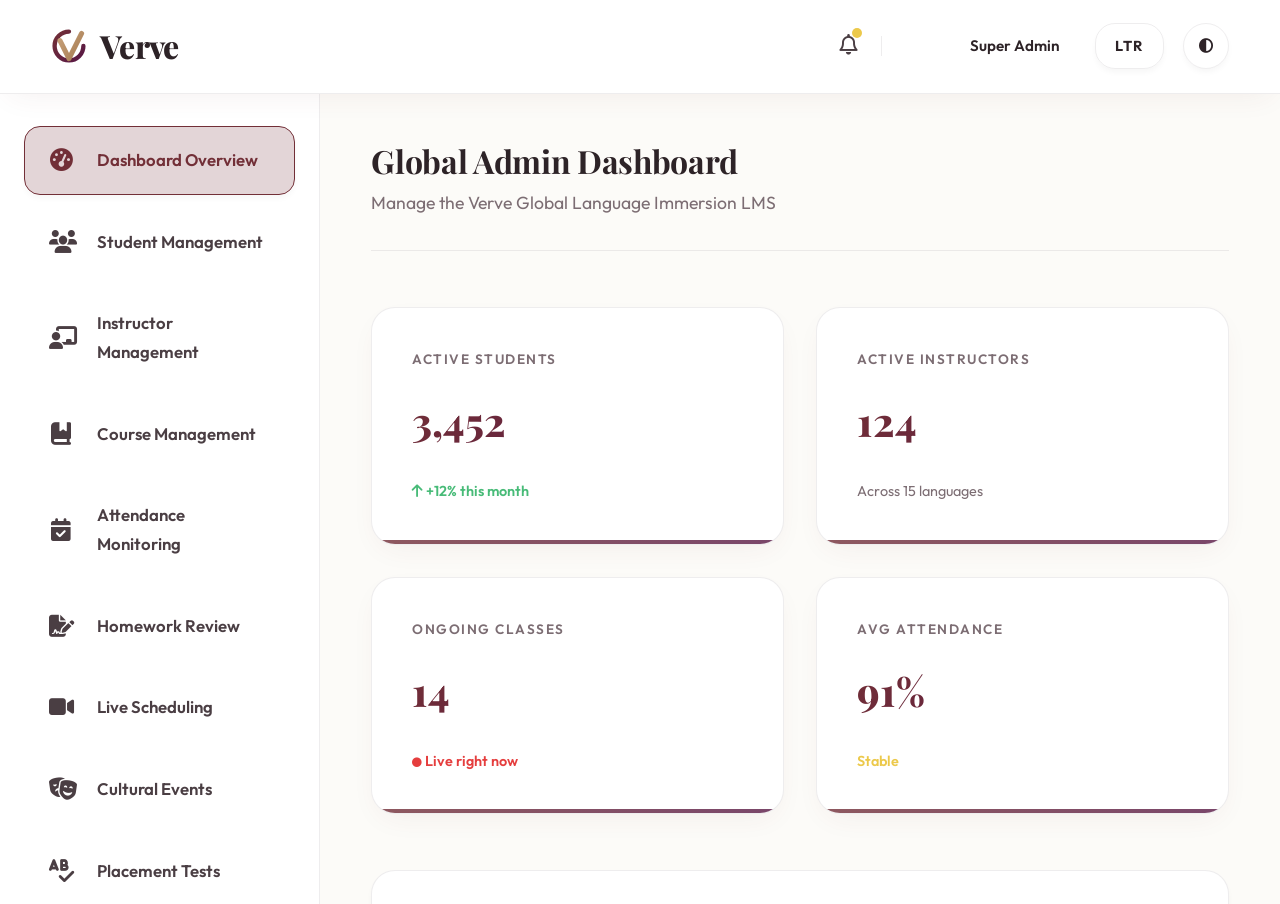
<file: admin.html>
<!DOCTYPE html>
<html lang="en" dir="ltr" data-theme="light">

<head>
    <meta charset="UTF-8">
    <meta name="viewport" content="width=device-width, initial-scale=1.0">
    <title>Admin Dashboard - Verve</title>
    <link rel="icon" type="image/png" href="favicon.png">
    <link rel="stylesheet" href="style.css">
    <link rel="stylesheet" href="https://cdnjs.cloudflare.com/ajax/libs/font-awesome/6.4.0/css/all.min.css">
</head>

<body style="overflow: hidden;">
    <header class="header">
        <a href="index.html" class="logo">
            <svg class="verve-logo-svg" width="36" height="36" viewBox="0 0 100 100" xmlns="http://www.w3.org/2000/svg"><defs><linearGradient id="logo-grad" x1="0%" y1="0%" x2="100%" y2="100%"><stop offset="0%" stop-color="#722f37" /><stop offset="100%" stop-color="#581845" /></linearGradient><linearGradient id="logo-accent" x1="0%" y1="0%" x2="100%" y2="100%"><stop offset="0%" stop-color="#c7a17a" /><stop offset="100%" stop-color="#a67c52" /></linearGradient></defs><path d="M50 10 A 40 40 0 1 0 90 50" fill="none" stroke="url(#logo-grad)" stroke-width="12" stroke-linecap="round"/><path d="M25 35 L50 85 L85 15" fill="none" stroke="url(#logo-accent)" stroke-width="14" stroke-linecap="round" stroke-linejoin="round"/></svg>
            Verve<span>.</span>
        </a>

        <div class="header-actions">
            <button class="sidebar-hamburger" id="admin-sidebar-toggle" aria-label="Toggle Sidebar">
                <i class="fa-solid fa-bars"></i>
            </button>
            <div style="display: flex; align-items: center; gap: 1.5rem; margin-right: 1rem;">
                <div style="position: relative; cursor: pointer;">
                    <i class="fa-regular fa-bell" style="font-size: 1.3rem; color: var(--text-secondary);"></i>
                    <span
                        style="position: absolute; top: -5px; right: -5px; background: #ecc94b; width: 10px; height: 10px; border-radius: 50%;"></span>
                </div>
                <div style="width: 1px; height: 20px; background: var(--border);"></div>
                <div
                    style="width: 40px; height: 40px; border-radius: 50%; padding: 0; min-height: unset; border: none; background: url('https://images.unsplash.com/photo-1560250097-0b93528c311a?ixlib=rb-4.0.3&auto=format&fit=crop&w=400&q=80') center/cover no-repeat;">
                </div>
                <span style="font-weight: 600; font-size: 0.95rem; color: var(--text-primary);">Super Admin</span>
            </div>

            <button class="toggle-btn" id="dir-toggle" title="Toggle RTL/LTR">LTR</button>
            <button class="toggle-btn" id="theme-toggle" title="Toggle Dark/Light Mode">
                <i class="fa-solid fa-circle-half-stroke"></i>
            </button>
        </div>
    </header>

    <div class="dashboard-layout">
        <aside class="sidebar">
            <ul class="sidebar-menu">
                <li class="sidebar-item active" data-target="admin-overview"><i class="fa-solid fa-gauge-high"></i>
                    Dashboard Overview</li>
                <li class="sidebar-item" data-target="admin-students"><i class="fa-solid fa-users"></i> Student
                    Management</li>
                <li class="sidebar-item" data-target="admin-instructors"><i class="fa-solid fa-chalkboard-user"></i>
                    Instructor Management</li>
                <li class="sidebar-item" data-target="admin-courses"><i class="fa-solid fa-book-bookmark"></i> Course
                    Management</li>
                <li class="sidebar-item" data-target="admin-attendance"><i class="fa-solid fa-calendar-check"></i>
                    Attendance Monitoring</li>
                <li class="sidebar-item" data-target="admin-homework"><i class="fa-solid fa-file-signature"></i>
                    Homework Review</li>
                <li class="sidebar-item" data-target="admin-live"><i class="fa-solid fa-video"></i> Live Scheduling</li>
                <li class="sidebar-item" data-target="admin-events"><i class="fa-solid fa-masks-theater"></i> Cultural
                    Events</li>
                <li class="sidebar-item" data-target="admin-placement"><i class="fa-solid fa-spell-check"></i> Placement
                    Tests</li>
                <li class="sidebar-item" data-target="admin-reports"><i class="fa-solid fa-chart-line"></i> Reports &
                    Analytics</li>
                <li class="sidebar-item" data-target="admin-settings"><i class="fa-solid fa-gear"></i> System Settings
                </li>
                <a href="index.html" style="text-decoration: none; color: inherit;">
                    <li class="sidebar-item" style="margin-top: 2rem; color: #e53e3e;">
                        <i class="fa-solid fa-right-from-bracket"></i> Sign Out
                    </li>
                </a>
            </ul>
        </aside>

        <main class="dashboard-content">

            <!-- SECTION 1: OVERVIEW -->
            <section id="admin-overview" class="lms-section" style="padding-top: 0;">
                <div class="dashboard-header">
                    <div>
                        <h1 style="margin-bottom: 0.5rem;">Global Admin Dashboard</h1>
                        <p style="color: var(--text-muted); font-size: 1.1rem;">Manage the Verve Global Language
                            Immersion LMS</p>
                    </div>
                </div>

                <div class="stat-grid">
                    <div class="stat-card">
                        <span class="stat-label">Active Students</span>
                        <span class="stat-value">3,452</span>
                        <span style="font-size: 0.9rem; color: #48bb78; margin-top: 8px; font-weight: 600;"><i
                                class="fa-solid fa-arrow-up"></i> +12% this month</span>
                    </div>
                    <div class="stat-card">
                        <span class="stat-label">Active Instructors</span>
                        <span class="stat-value">124</span>
                        <span style="font-size: 0.9rem; color: var(--text-muted); margin-top: 8px;">Across 15
                            languages</span>
                    </div>
                    <div class="stat-card">
                        <span class="stat-label">Ongoing Classes</span>
                        <span class="stat-value" style="color: #e53e3e;">14</span>
                        <span style="font-size: 0.9rem; color: #e53e3e; margin-top: 8px; font-weight: 600;"><i
                                class="fa-solid fa-circle" style="font-size: 0.6rem;"></i> Live right now</span>
                    </div>
                    <div class="stat-card">
                        <span class="stat-label">Avg Attendance</span>
                        <span class="stat-value">91%</span>
                        <span
                            style="font-size: 0.9rem; color: #ecc94b; margin-top: 8px; font-weight: 600;">Stable</span>
                    </div>
                </div>

                <div class="lms-card">
                    <h2 style="font-size: 1.5rem; margin-bottom: 1.5rem;">Global Activity Timeline</h2>
                    <div style="display: flex; flex-direction: column; gap: 1.5rem;">
                        <div style="display: flex; gap: 1rem; align-items: flex-start;">
                            <div style="font-size: 1.5rem; color: #4299e1;"><i class="fa-solid fa-user-plus"></i></div>
                            <div>
                                <h3 style="margin-bottom: 0.2rem; font-size: 1.2rem;">New Corporate Cohort Onboarded
                                </h3>
                                <p style="color: var(--text-muted); font-size: 0.9rem;">45 employees from TechGlobal
                                    started Mandarin A1.</p>
                                <span style="font-size: 0.8rem; color: var(--text-secondary);">10 minutes ago</span>
                            </div>
                        </div>
                        <div style="display: flex; gap: 1rem; align-items: flex-start;">
                            <div style="font-size: 1.5rem; color: #48bb78;"><i class="fa-solid fa-file-pdf"></i></div>
                            <div>
                                <h3 style="margin-bottom: 0.2rem; font-size: 1.2rem;">Homework Graded Batch</h3>
                                <p style="color: var(--text-muted); font-size: 0.9rem;">Prof. Dubois graded 30
                                    submissions for French B2.</p>
                                <span style="font-size: 0.8rem; color: var(--text-secondary);">1 hour ago</span>
                            </div>
                        </div>
                        <div style="display: flex; gap: 1rem; align-items: flex-start;">
                            <div style="font-size: 1.5rem; color: #ecc94b;"><i
                                    class="fa-solid fa-triangle-exclamation"></i></div>
                            <div>
                                <h3 style="margin-bottom: 0.2rem; font-size: 1.2rem;">Server Load Warning</h3>
                                <p style="color: var(--text-muted); font-size: 0.9rem;">Digital Classroom server reached
                                    80% capacity.</p>
                                <span style="font-size: 0.8rem; color: var(--text-secondary);">2 hours ago</span>
                            </div>
                        </div>
                    </div>
                </div>
            </section>

            <!-- SECTION 2: STUDENT MANAGEMENT -->
            <section id="admin-students" class="lms-section">
                <div style="display: flex; justify-content: space-between; align-items: center; margin-bottom: 2rem;">
                    <h2>Student Management</h2>
                    <button class="btn btn-primary"><i class="fa-solid fa-plus"></i> Add Student</button>
                </div>

                <div class="lms-card">
                    <div style="display: flex; justify-content: space-between; margin-bottom: 1.5rem; gap: 1rem;">
                        <input type="text" placeholder="Search students by name or email..."
                            style="flex: 1; padding: 0.8rem 1rem; border-radius: 8px; border: 1px solid var(--border); background: var(--bg-primary); color: var(--text-primary); outline: none;">
                        <select
                            style="padding: 0.8rem 1rem; border-radius: 8px; border: 1px solid var(--border); background: var(--bg-primary); color: var(--text-primary); outline: none;">
                            <option>Filter by Course</option>
                            <option>Mandarin</option>
                            <option>Spanish</option>
                        </select>
                    </div>

                    <div style="overflow-x: auto;">
                        <table class="lms-datatable">
                            <thead>
                                <tr>
                                    <th>ID</th>
                                    <th>Name</th>
                                    <th>Email</th>
                                    <th>Course Track</th>
                                    <th>Status</th>
                                    <th>Actions</th>
                                </tr>
                            </thead>
                            <tbody>
                                <tr>
                                    <td>#1044</td>
                                    <td style="font-weight: 600;">Alexander Chen</td>
                                    <td>alex.chen@enterprise.com</td>
                                    <td>Mandarin B1</td>
                                    <td><span class="lms-badge success">Active</span></td>
                                    <td>
                                        <button class="btn btn-outline"
                                            style="padding: 0.3rem 0.6rem; font-size: 0.8rem;">Edit</button>
                                        <button class="btn btn-outline"
                                            style="padding: 0.3rem 0.6rem; font-size: 0.8rem; border-color: #e53e3e; color: #e53e3e;">Ban</button>
                                    </td>
                                </tr>
                                <tr>
                                    <td>#1045</td>
                                    <td style="font-weight: 600;">Sarah Miller</td>
                                    <td>sarah.m@gmail.com</td>
                                    <td>Spanish A2</td>
                                    <td><span class="lms-badge success">Active</span></td>
                                    <td>
                                        <button class="btn btn-outline"
                                            style="padding: 0.3rem 0.6rem; font-size: 0.8rem;">Edit</button>
                                        <button class="btn btn-outline"
                                            style="padding: 0.3rem 0.6rem; font-size: 0.8rem; border-color: #e53e3e; color: #e53e3e;">Ban</button>
                                    </td>
                                </tr>
                                <tr>
                                    <td>#1046</td>
                                    <td style="font-weight: 600;">David Kim</td>
                                    <td>david.k@university.edu</td>
                                    <td>French C1</td>
                                    <td><span class="lms-badge danger">Inactive</span></td>
                                    <td>
                                        <button class="btn btn-outline"
                                            style="padding: 0.3rem 0.6rem; font-size: 0.8rem;">Edit</button>
                                        <button class="btn btn-outline"
                                            style="padding: 0.3rem 0.6rem; font-size: 0.8rem; border-color: #e53e3e; color: #e53e3e;">Ban</button>
                                    </td>
                                </tr>
                            </tbody>
                        </table>
                    </div>
                </div>
            </section>

            <!-- SECTION 3: INSTRUCTOR MANAGEMENT -->
            <section id="admin-instructors" class="lms-section">
                <div style="display: flex; justify-content: space-between; align-items: center; margin-bottom: 2rem;">
                    <h2>Instructor Management</h2>
                    <button class="btn btn-primary"><i class="fa-solid fa-plus"></i> Add Instructor</button>
                </div>

                <div style="display: grid; grid-template-columns: repeat(auto-fit, minmax(300px, 1fr)); gap: 2rem;">
                    <div class="lms-card" style="text-align: center;">
                        <div
                            style="width: 80px; height: 80px; border-radius: 50%; margin: 0 auto 1rem; background: url('https://images.unsplash.com/photo-1573496359142-b8d87734a5a2?ixlib=rb-4.0.3&auto=format&fit=crop&w=400&q=80') center/cover no-repeat;">
                        </div>
                        <h3 style="margin-bottom: 0.5rem;">Prof. Ling Wei</h3>
                        <p style="color: var(--text-muted); margin-bottom: 1rem;">Senior Mandarin</p>
                        <div style="display: flex; justify-content: center; gap: 1rem; margin-bottom: 1.5rem;">
                            <span class="lms-badge secondary">5 Active Classes</span>
                            <span class="lms-badge success">4.9/5 Rating</span>
                        </div>
                        <button class="btn btn-outline" style="width: 100%;">View Schedule</button>
                    </div>
                    <div class="lms-card" style="text-align: center;">
                        <div
                            style="width: 80px; height: 80px; border-radius: 50%; margin: 0 auto 1rem; background: url('https://images.unsplash.com/photo-1500648767791-00dcc994a43e?ixlib=rb-4.0.3&auto=format&fit=crop&w=400&q=80') center/cover no-repeat;">
                        </div>
                        <h3 style="margin-bottom: 0.5rem;">Sophie Dubois</h3>
                        <p style="color: var(--text-muted); margin-bottom: 1rem;">French Native Speaker</p>
                        <div style="display: flex; justify-content: center; gap: 1rem; margin-bottom: 1.5rem;">
                            <span class="lms-badge secondary">3 Active Classes</span>
                            <span class="lms-badge success">4.8/5 Rating</span>
                        </div>
                        <button class="btn btn-outline" style="width: 100%;">View Schedule</button>
                    </div>
                    <div class="lms-card" style="text-align: center;">
                        <div
                            style="width: 80px; height: 80px; border-radius: 50%; margin: 0 auto 1rem; background: url('https://images.unsplash.com/photo-1580489944761-15a19d654956?ixlib=rb-4.0.3&auto=format&fit=crop&w=400&q=80') center/cover no-repeat;">
                        </div>
                        <h3 style="margin-bottom: 0.5rem;">Carlos Garcia</h3>
                        <p style="color: var(--text-muted); margin-bottom: 1rem;">Spanish Linguist</p>
                        <div style="display: flex; justify-content: center; gap: 1rem; margin-bottom: 1.5rem;">
                            <span class="lms-badge secondary">6 Active Classes</span>
                            <span class="lms-badge success">4.9/5 Rating</span>
                        </div>
                        <button class="btn btn-outline" style="width: 100%;">View Schedule</button>
                    </div>
                </div>
            </section>

            <!-- SECTION 4: COURSE MANAGEMENT -->
            <section id="admin-courses" class="lms-section">
                <div style="display: flex; justify-content: space-between; align-items: center; margin-bottom: 2rem;">
                    <h2>Course Management</h2>
                    <button class="btn btn-primary"><i class="fa-solid fa-plus"></i> Create Course</button>
                </div>

                <div class="lms-card">
                    <div style="overflow-x: auto;">
                        <table class="lms-datatable">
                            <thead>
                                <tr>
                                    <th>Course Title</th>
                                    <th>Language</th>
                                    <th>Level</th>
                                    <th>Enrolled</th>
                                    <th>Status</th>
                                    <th>Manage</th>
                                </tr>
                            </thead>
                            <tbody>
                                <tr>
                                    <td>Business Mandarin Basics</td>
                                    <td>Mandarin</td>
                                    <td>B1</td>
                                    <td>450</td>
                                    <td><span class="lms-badge success">Published</span></td>
                                    <td><a href="#" style="color: var(--primary-color);">Edit Curriculum</a></td>
                                </tr>
                                <tr>
                                    <td>Travel Spanish Summer</td>
                                    <td>Spanish</td>
                                    <td>A1</td>
                                    <td>120</td>
                                    <td><span class="lms-badge warning">Draft</span></td>
                                    <td><a href="#" style="color: var(--primary-color);">Edit Curriculum</a></td>
                                </tr>
                                <tr>
                                    <td>Advanced French Literature</td>
                                    <td>French</td>
                                    <td>C1</td>
                                    <td>85</td>
                                    <td><span class="lms-badge success">Published</span></td>
                                    <td><a href="#" style="color: var(--primary-color);">Edit Curriculum</a></td>
                                </tr>
                            </tbody>
                        </table>
                    </div>
                </div>
            </section>

            <!-- SECTION 5: ATTENDANCE MONITORING -->
            <section id="admin-attendance" class="lms-section">
                <h2 style="margin-bottom: 2rem;">Global Attendance Monitoring</h2>

                <div style="display: grid; grid-template-columns: 1fr 2fr; gap: 2rem;">
                    <div class="lms-card">
                        <h3 style="font-size: 1.5rem; margin-bottom: 1.5rem;">Today's Overview</h3>
                        <div style="margin-bottom: 1rem;">
                            <div style="display: flex; justify-content: space-between; margin-bottom: 0.5rem;">
                                <strong>Present</strong> <span>88%</span>
                            </div>
                            <div style="width: 100%; background: var(--bg-tertiary); height: 8px; border-radius: 4px;">
                                <div style="width: 88%; background: #48bb78; height: 100%; border-radius: 4px;"></div>
                            </div>
                        </div>
                        <div style="margin-bottom: 1rem;">
                            <div style="display: flex; justify-content: space-between; margin-bottom: 0.5rem;">
                                <strong>Absent</strong> <span>12%</span>
                            </div>
                            <div style="width: 100%; background: var(--bg-tertiary); height: 8px; border-radius: 4px;">
                                <div style="width: 12%; background: #e53e3e; height: 100%; border-radius: 4px;"></div>
                            </div>
                        </div>
                        <p style="font-size: 0.9rem; color: var(--text-muted); margin-top: 2rem;">Total Students
                            Scheduled: 420</p>
                    </div>

                    <div class="lms-card">
                        <h3 style="font-size: 1.5rem; margin-bottom: 1.5rem;">At-Risk Students (Below 70%)</h3>
                        <div style="overflow-x: auto;">
                            <table class="lms-datatable">
                                <thead>
                                    <tr>
                                        <th>Student</th>
                                        <th>Course</th>
                                        <th>Attendance</th>
                                        <th>Action</th>
                                    </tr>
                                </thead>
                                <tbody>
                                    <tr>
                                        <td>David Kim</td>
                                        <td>French C1</td>
                                        <td><span style="color: #e53e3e; font-weight: 700;">45%</span></td>
                                        <td><button class="btn btn-outline"
                                                style="padding: 0.2rem 0.5rem; font-size: 0.8rem;">Send Warning</button>
                                        </td>
                                    </tr>
                                    <tr>
                                        <td>Emma Watson</td>
                                        <td>Mandarin A1</td>
                                        <td><span style="color: #ecc94b; font-weight: 700;">68%</span></td>
                                        <td><button class="btn btn-outline"
                                                style="padding: 0.2rem 0.5rem; font-size: 0.8rem;">Send Warning</button>
                                        </td>
                                    </tr>
                                </tbody>
                            </table>
                        </div>
                    </div>
                </div>
            </section>

            <!-- SECTION 6: HOMEWORK REVIEW -->
            <section id="admin-homework" class="lms-section">
                <h2 style="margin-bottom: 2rem;">Homework Review</h2>

                <div class="lms-card">
                    <h3 style="font-size: 1.5rem; margin-bottom: 1.5rem;">Needs Grading</h3>
                    <div style="display: flex; flex-direction: column; gap: 1rem;">
                        <div
                            style="border: 1px solid var(--border); border-radius: 12px; padding: 1.5rem; background: var(--bg-primary); display: flex; justify-content: space-between; align-items: center; flex-wrap: wrap; gap: 1rem;">
                            <div style="display: flex; gap: 1rem; align-items: center;">
                                <div
                                    style="width: 40px; height: 40px; border-radius: 50%; padding: 0; min-height: unset; border: none; background: url('https://images.unsplash.com/photo-1507003211169-0a1dd7228f2d?ixlib=rb-4.0.3&auto=format&fit=crop&w=100&q=80') center/cover no-repeat;">
                                </div>
                                <div>
                                    <h4 style="font-size: 1.1rem; margin-bottom: 0.2rem;">Alexander Chen - Business
                                        Proposal.pdf</h4>
                                    <p style="color: var(--text-muted); font-size: 0.9rem;">Mandarin B1 | Submitted: 2
                                        hrs ago</p>
                                </div>
                            </div>
                            <div>
                                <button class="btn btn-primary" style="padding: 0.5rem 1rem; font-size: 0.9rem;">Grade
                                    Submission</button>
                            </div>
                        </div>
                        <div
                            style="border: 1px solid var(--border); border-radius: 12px; padding: 1.5rem; background: var(--bg-primary); display: flex; justify-content: space-between; align-items: center; flex-wrap: wrap; gap: 1rem;">
                            <div style="display: flex; gap: 1rem; align-items: center;">
                                <div
                                    style="width: 40px; height: 40px; border-radius: 50%; padding: 0; min-height: unset; border: none; background: url('https://images.unsplash.com/photo-1544005313-94ddf0286df2?ixlib=rb-4.0.3&auto=format&fit=crop&w=100&q=80') center/cover no-repeat;">
                                </div>
                                <div>
                                    <h4 style="font-size: 1.1rem; margin-bottom: 0.2rem;">Sarah Miller - Vocab
                                        Worksheet.docx</h4>
                                    <p style="color: var(--text-muted); font-size: 0.9rem;">Spanish A2 | Submitted: 4
                                        hrs ago</p>
                                </div>
                            </div>
                            <div>
                                <button class="btn btn-primary" style="padding: 0.5rem 1rem; font-size: 0.9rem;">Grade
                                    Submission</button>
                            </div>
                        </div>
                    </div>
                </div>
            </section>

            <!-- SECTION 7: LIVE SCHEDULING -->
            <section id="admin-live" class="lms-section">
                <div style="display: flex; justify-content: space-between; align-items: center; margin-bottom: 2rem;">
                    <h2>Live Classroom Scheduling</h2>
                    <button class="btn btn-primary"><i class="fa-solid fa-calendar-plus"></i> Schedule Session</button>
                </div>

                <div class="lms-card">
                    <div
                        style="height: 400px; border-radius: 12px; background: url('https://images.unsplash.com/photo-1512314889357-e157c22f938d?ixlib=rb-4.0.3&auto=format&fit=crop&w=800&q=80') center/cover no-repeat;">
                    </div>
                </div>
            </section>

            <!-- SECTION 8: CULTURAL EVENTS -->
            <section id="admin-events" class="lms-section">
                <div style="display: flex; justify-content: space-between; align-items: center; margin-bottom: 2rem;">
                    <h2>Cultural Event Management</h2>
                    <button class="btn btn-primary"><i class="fa-solid fa-plus"></i> Add Event</button>
                </div>

                <div class="lms-card">
                    <div style="overflow-x: auto;">
                        <table class="lms-datatable">
                            <thead>
                                <tr>
                                    <th>Event Name</th>
                                    <th>Date</th>
                                    <th>Registrations</th>
                                    <th>Capacity</th>
                                    <th>Manage</th>
                                </tr>
                            </thead>
                            <tbody>
                                <tr>
                                    <td>Traditional Tea Ceremony</td>
                                    <td>Sep 24, 2026</td>
                                    <td>45</td>
                                    <td>50</td>
                                    <td><a href="#" style="color: var(--primary-color);">Edit Event</a></td>
                                </tr>
                                <tr>
                                    <td>Digital Calligraphy Basics</td>
                                    <td>Sep 28, 2026</td>
                                    <td>120</td>
                                    <td>200</td>
                                    <td><a href="#" style="color: var(--primary-color);">Edit Event</a></td>
                                </tr>
                            </tbody>
                        </table>
                    </div>
                </div>
            </section>

            <!-- SECTION 9: PLACEMENT TESTS -->
            <section id="admin-placement" class="lms-section">
                <h2 style="margin-bottom: 2rem;">Placement Test Administration</h2>

                <div class="lms-card">
                    <h3 style="font-size: 1.5rem; margin-bottom: 1.5rem;">Pending Manual Review</h3>
                    <div style="overflow-x: auto;">
                        <table class="lms-datatable">
                            <thead>
                                <tr>
                                    <th>Student</th>
                                    <th>Target Language</th>
                                    <th>Auto-Assigned Level</th>
                                    <th>Action</th>
                                </tr>
                            </thead>
                            <tbody>
                                <tr>
                                    <td>Michael Chang</td>
                                    <td>Mandarin</td>
                                    <td>B2 (Borderline)</td>
                                    <td><button class="btn btn-outline"
                                            style="padding: 0.3rem 0.6rem; font-size: 0.8rem;">Review Exam</button></td>
                                </tr>
                                <tr>
                                    <td>Elena Rodriguez</td>
                                    <td>French</td>
                                    <td>A1</td>
                                    <td><button class="btn btn-outline"
                                            style="padding: 0.3rem 0.6rem; font-size: 0.8rem;">Review Exam</button></td>
                                </tr>
                            </tbody>
                        </table>
                    </div>
                </div>
            </section>

            <!-- SECTION 10: REPORTS & ANALYTICS -->
            <section id="admin-reports" class="lms-section">
                <h2 style="margin-bottom: 2rem;">Reports & Analytics</h2>

                <div style="display: grid; grid-template-columns: repeat(auto-fit, minmax(400px, 1fr)); gap: 2rem;">
                    <div class="lms-card" style="text-align: center;">
                        <h3 style="margin-bottom: 1.5rem;">Revenue by Language Track</h3>
                        <div
                            style="height: 250px; border-radius: 12px; background: url('https://images.unsplash.com/photo-1551288049-bebda4e38f71?ixlib=rb-4.0.3&auto=format&fit=crop&w=800&q=80') center/cover no-repeat;">
                        </div>
                    </div>
                    <div class="lms-card" style="text-align: center;">
                        <h3 style="margin-bottom: 1.5rem;">Student Retention Rate</h3>
                        <div
                            style="height: 250px; border-radius: 12px; background: url('https://images.unsplash.com/photo-1460925895917-afdab827c52f?ixlib=rb-4.0.3&auto=format&fit=crop&w=800&q=80') center/cover no-repeat;">
                        </div>
                    </div>
                </div>
            </section>

            <!-- SECTION 11: SYSTEM SETTINGS -->
            <section id="admin-settings" class="lms-section">
                <h2 style="margin-bottom: 2rem;">System Settings</h2>

                <div class="lms-card">
                    <form style="max-width: 600px;">
                        <h3
                            style="font-size: 1.5rem; margin-bottom: 1.5rem; padding-bottom: 1rem; border-bottom: 1px solid var(--border);">
                            Global Configuration</h3>

                        <div style="margin-bottom: 1.5rem;">
                            <label style="display: block; margin-bottom: 0.5rem; font-weight: 500;">Default Semester
                                Duration</label>
                            <input type="text" value="12 Weeks"
                                style="width: 100%; padding: 0.8rem; border-radius: 8px; border: 1px solid var(--border); background: var(--bg-primary); color: var(--text-primary); outline: none;">
                        </div>

                        <div style="margin-bottom: 1.5rem;">
                            <label style="display: block; margin-bottom: 0.5rem; font-weight: 500;">Maintenance
                                Mode</label>
                            <select
                                style="width: 100%; padding: 0.8rem; border-radius: 8px; border: 1px solid var(--border); background: var(--bg-primary); color: var(--text-primary); outline: none;">
                                <option selected>Off</option>
                                <option>On - Show Maintenance Page</option>
                            </select>
                        </div>

                        <div style="margin-bottom: 2rem;">
                            <label style="display: flex; align-items: center; gap: 0.5rem; cursor: pointer;">
                                <input type="checkbox" checked> Enable Automated Weekly Progress Reports for Students
                            </label>
                        </div>

                        <button type="button" class="btn btn-primary" style="padding: 0.8rem 2rem;">Save System
                            Settings</button>
                    </form>
                </div>
            </section>

        </main>
    </div>

    <script src="script.js"></script>
</body>

</html>
</file>
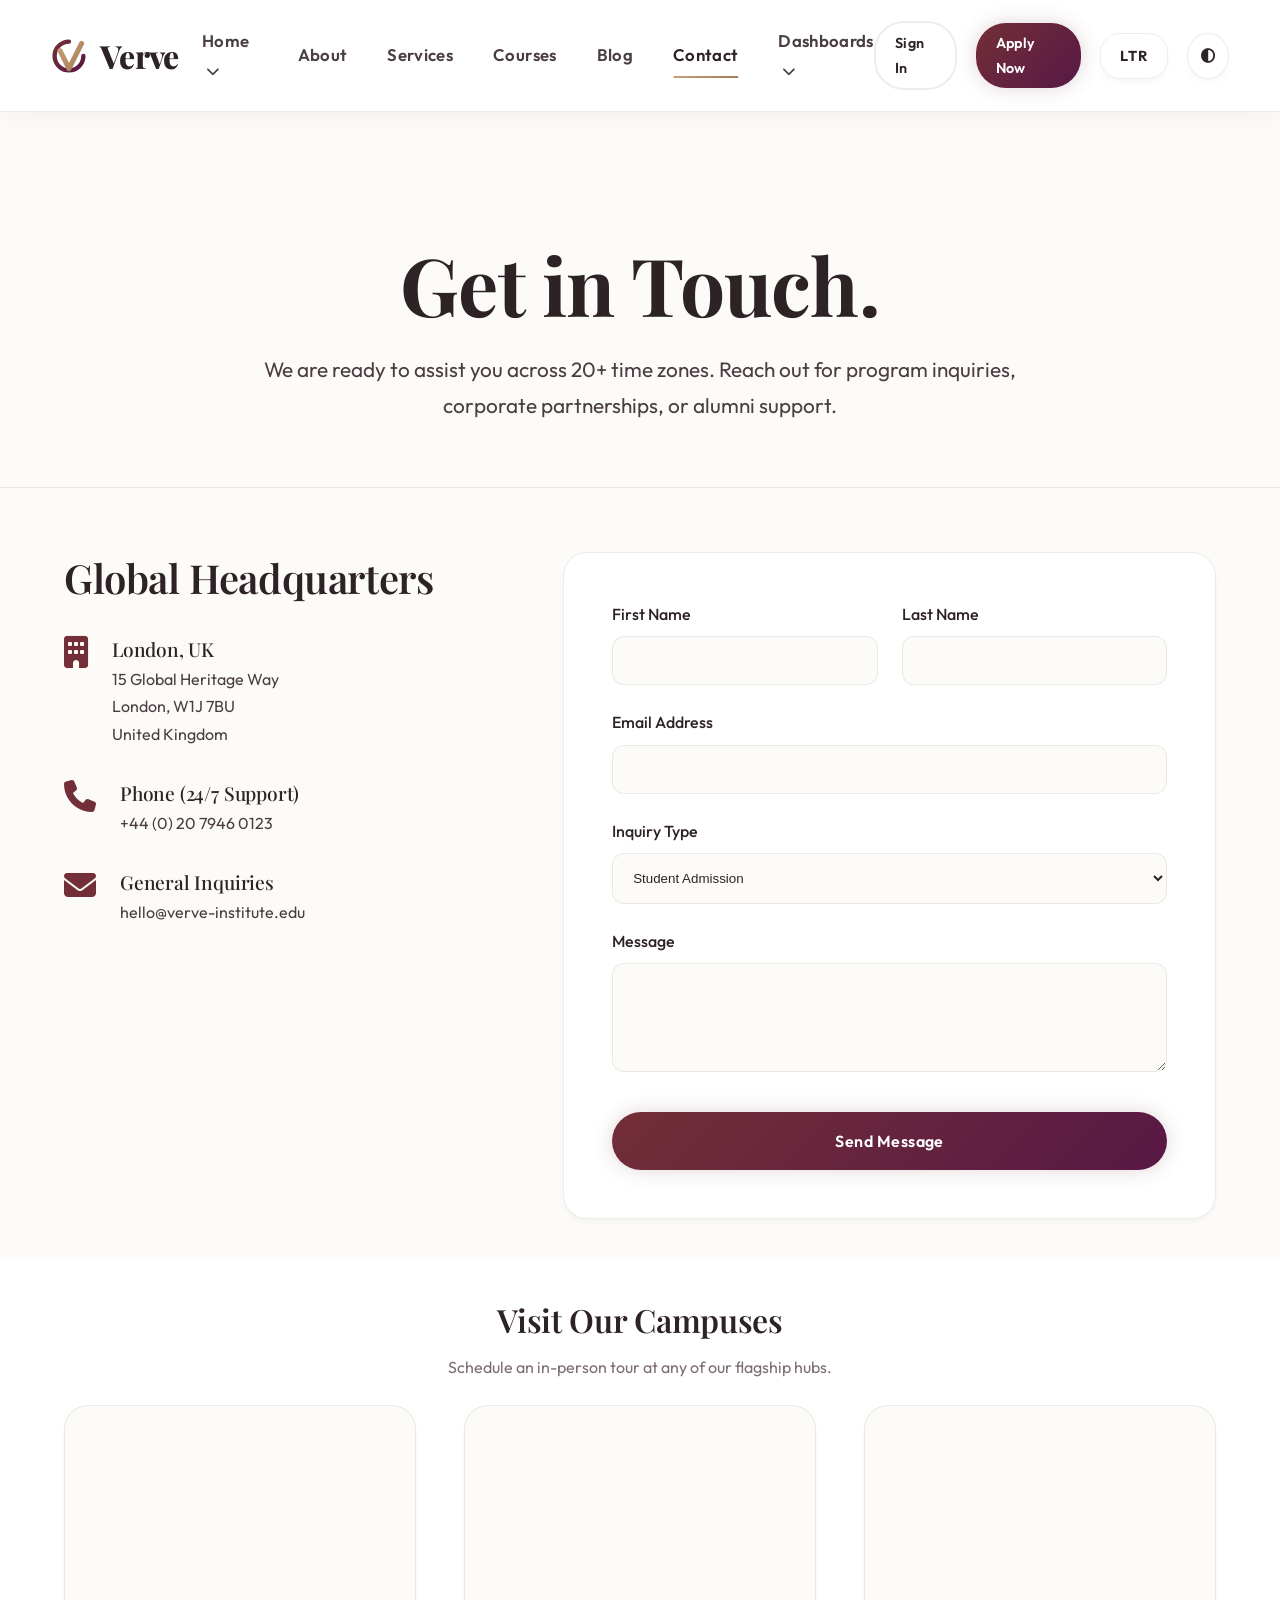
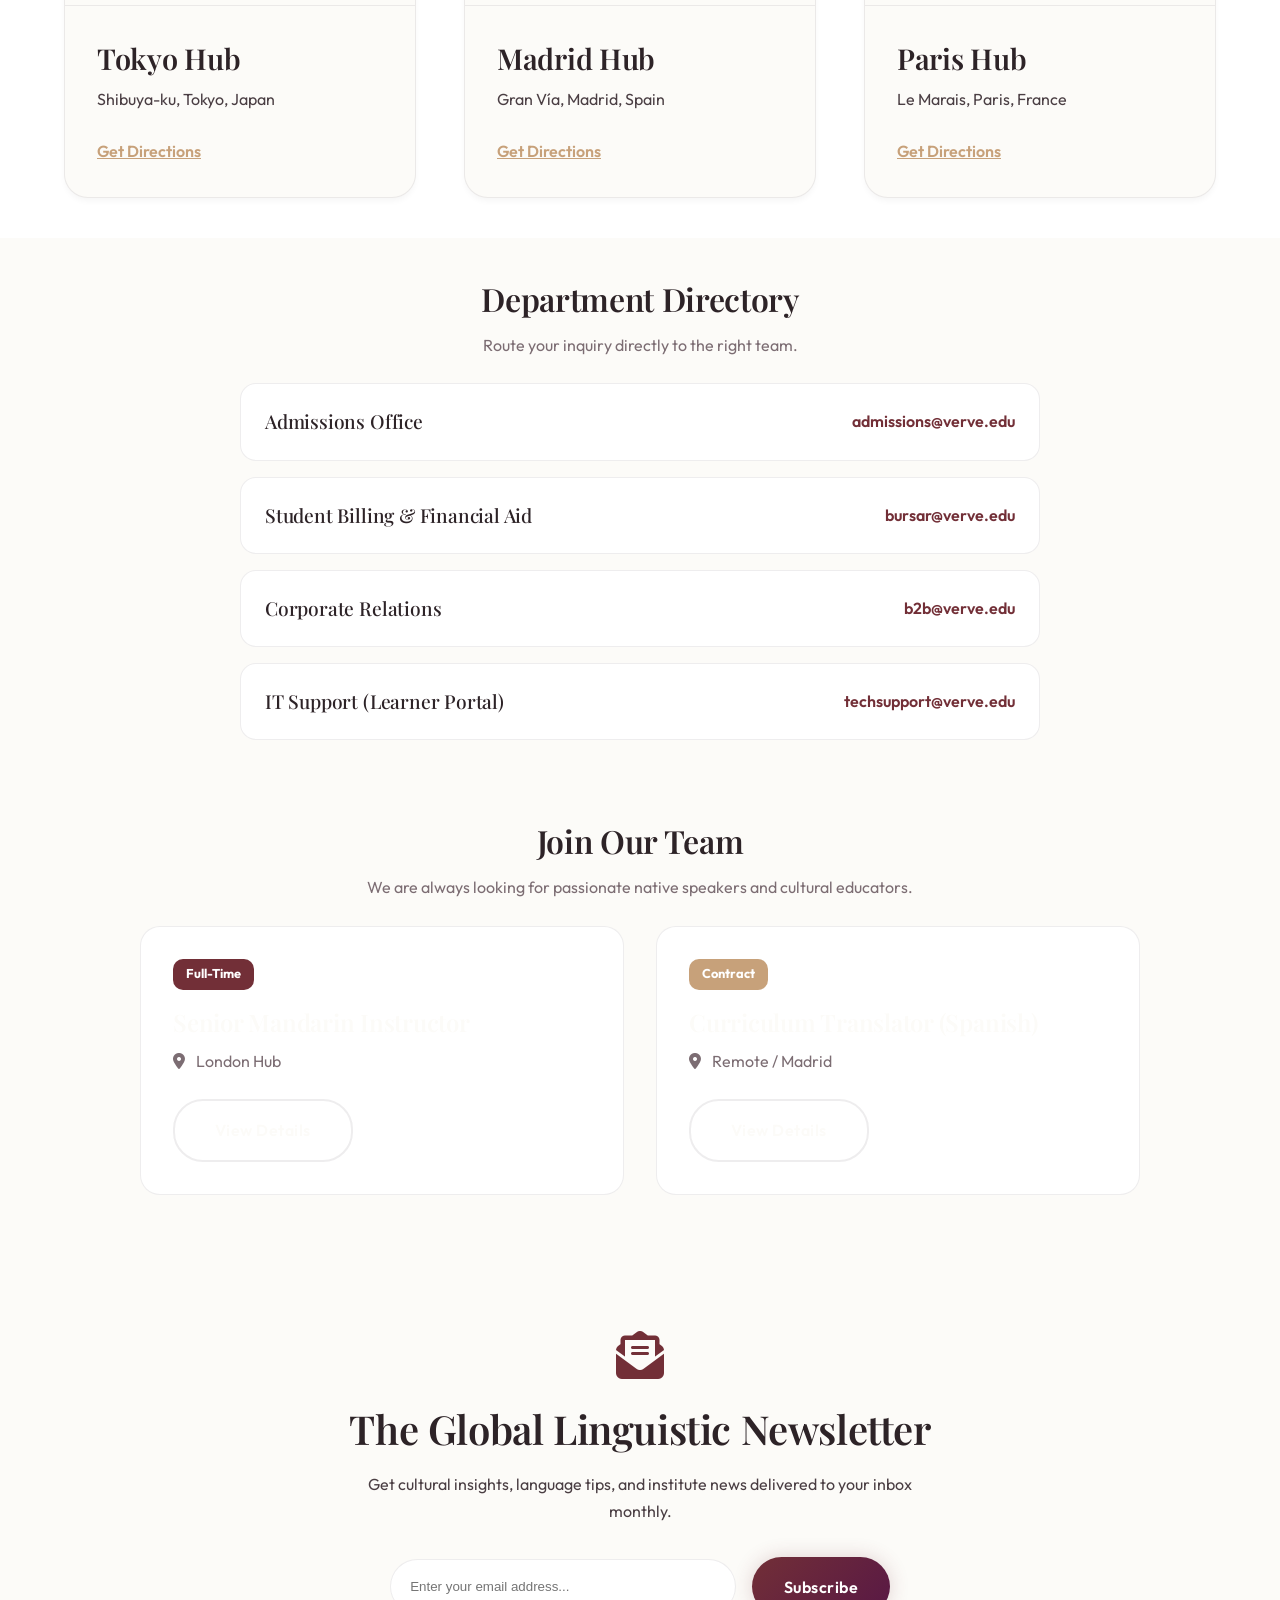
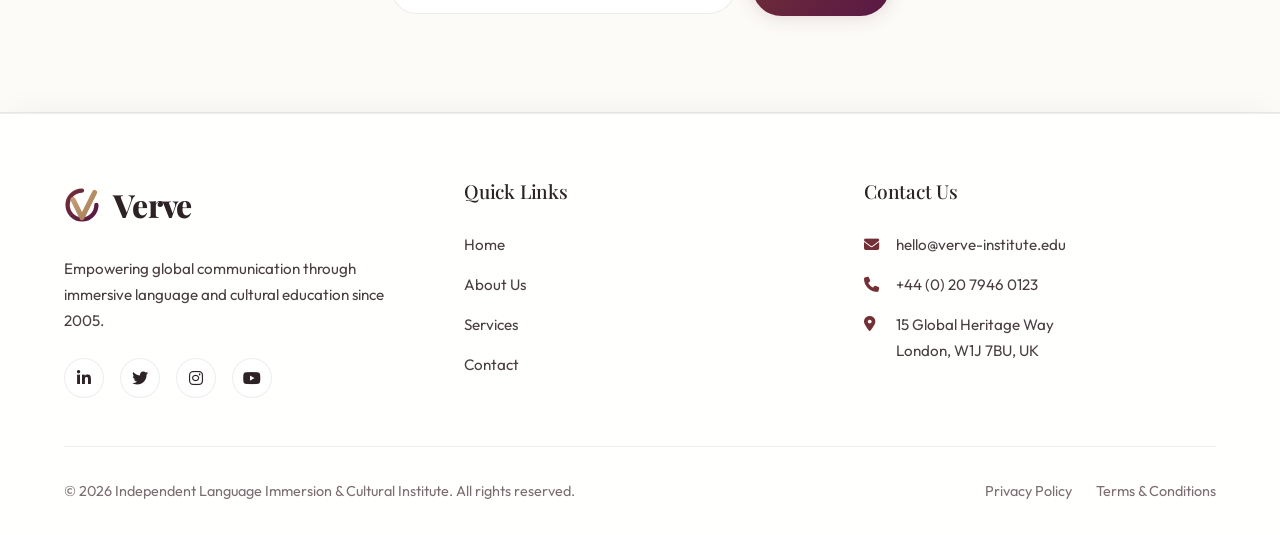
<file: contact.html>
<!DOCTYPE html>
<html lang="en" dir="ltr" data-theme="light">

<head>
    <meta charset="UTF-8">
    <meta name="viewport" content="width=device-width, initial-scale=1.0">
    <title>Contact Us - Verve</title>
    <link rel="icon" type="image/png" href="favicon.png">
    <link rel="stylesheet" href="style.css">
    <link rel="stylesheet" href="https://cdnjs.cloudflare.com/ajax/libs/font-awesome/6.4.0/css/all.min.css">
</head>

<body>
    <header class="header">
        <a href="index.html" class="logo">
            <svg class="verve-logo-svg" width="36" height="36" viewBox="0 0 100 100" xmlns="http://www.w3.org/2000/svg"><defs><linearGradient id="logo-grad" x1="0%" y1="0%" x2="100%" y2="100%"><stop offset="0%" stop-color="#722f37" /><stop offset="100%" stop-color="#581845" /></linearGradient><linearGradient id="logo-accent" x1="0%" y1="0%" x2="100%" y2="100%"><stop offset="0%" stop-color="#c7a17a" /><stop offset="100%" stop-color="#a67c52" /></linearGradient></defs><path d="M50 10 A 40 40 0 1 0 90 50" fill="none" stroke="url(#logo-grad)" stroke-width="12" stroke-linecap="round"/><path d="M25 35 L50 85 L85 15" fill="none" stroke="url(#logo-accent)" stroke-width="14" stroke-linecap="round" stroke-linejoin="round"/></svg>
            Verve<span>.</span>
        </a>

        <nav>
            <ul class="nav-menu">
                <li class="nav-item">
                    Home <i class="fa-solid fa-chevron-down" style="font-size: 0.8em; margin-left: 4px;"></i>
                    <div class="dropdown-menu">
                        <a href="index.html" class="dropdown-item">Home 1</a>
                        <a href="home2.html" class="dropdown-item">Home 2</a>
                    </div>
                </li>
                <li class="nav-item"><a href="about.html">About</a></li>
                <li class="nav-item"><a href="services.html">Services</a></li>
                <li class="nav-item"><a href="courses.html">Courses</a></li>
                <li class="nav-item"><a href="blog.html">Blog</a></li>
                <li class="nav-item active"><a href="contact.html">Contact</a></li>
                <li class="nav-item">
                    Dashboards <i class="fa-solid fa-chevron-down" style="font-size: 0.8em; margin-left: 4px;"></i>
                    <div class="dropdown-menu">
                        <a href="dashboard.html" class="dropdown-item">Learner Portal</a>
                        <a href="admin.html" class="dropdown-item">Admin Portal</a>
                    </div>
                </li>

                <li class="nav-item mobile-auth-btn" style="display: none; width: 100%; margin-top: 1rem; gap: 0.5rem;">
                    <a href="sign-in.html" class="btn btn-outline"
                        style="width: 100%; text-align: center; justify-content: center;">Sign In</a>
                    <a href="sign-up.html" class="btn btn-primary"
                        style="width: 100%; text-align: center; justify-content: center;">Apply Now</a>
                </li>
            </ul>
        </nav>

        <div class="header-actions">
            <a href="sign-in.html" class="btn btn-outline" style="padding: 0.5rem 1.2rem; font-size: 0.9rem;">Sign
                In</a>
            <a href="sign-up.html" class="btn btn-primary" style="padding: 0.5rem 1.2rem; font-size: 0.9rem;">Apply
                Now</a>

            <button class="hamburger" id="hamburger-btn" aria-label="Toggle Navigation">
                <i class="fa-solid fa-bars"></i>
            </button>
            <button class="toggle-btn" id="dir-toggle" title="Toggle RTL/LTR">LTR</button>
            <button class="toggle-btn" id="theme-toggle" title="Toggle Dark/Light Mode">
                <i class="fa-solid fa-circle-half-stroke"></i>
            </button>
        </div>
    </header>

    <main>
        <!-- Section 1: Hero (Layout: Minimalist Centered Header) -->
        <section class="section"
            style="padding-top: 8rem; padding-bottom: 4rem; text-align: center; border-bottom: 1px solid var(--border);">
            <div style="max-width: 800px; margin: 0 auto;">
                <h1 style="font-size: 5rem; line-height: 1.1; margin-bottom: 1.5rem; font-family: var(--font-heading);">
                    Get in Touch.</h1>
                <p style="font-size: 1.3rem; color: var(--text-secondary);">We are ready to assist you across 20+ time
                    zones. Reach out for program inquiries, corporate partnerships, or alumni support.</p>
            </div>
        </section>

        <!-- Section 2: Contact Information & Form (Layout: Side-by-Side Flex) -->
        <section class="section" style="padding-top: 4rem;">
            <div style="display: flex; gap: 4rem; max-width: 1200px; margin: 0 auto; flex-wrap: wrap;">
                <!-- Contact Info -->
                <div style="flex: 1; min-width: 250px;">
                    <h2 style="font-size: 2.5rem; margin-bottom: 2rem;">Global Headquarters</h2>
                    <div style="display: flex; gap: 1.5rem; margin-bottom: 2rem;">
                        <i class="fa-solid fa-building" style="font-size: 2rem; color: var(--primary-color);"></i>
                        <div>
                            <h4 style="font-size: 1.2rem; margin-bottom: 0.2rem;">London, UK</h4>
                            <p style="color: var(--text-secondary);">15 Global Heritage Way<br>London, W1J 7BU<br>United
                                Kingdom</p>
                        </div>
                    </div>
                    <div style="display: flex; gap: 1.5rem; margin-bottom: 2rem;">
                        <i class="fa-solid fa-phone" style="font-size: 2rem; color: var(--primary-color);"></i>
                        <div>
                            <h4 style="font-size: 1.2rem; margin-bottom: 0.2rem;">Phone (24/7 Support)</h4>
                            <p style="color: var(--text-secondary);">+44 (0) 20 7946 0123</p>
                        </div>
                    </div>
                    <div style="display: flex; gap: 1.5rem;">
                        <i class="fa-solid fa-envelope" style="font-size: 2rem; color: var(--primary-color);"></i>
                        <div>
                            <h4 style="font-size: 1.2rem; margin-bottom: 0.2rem;">General Inquiries</h4>
                            <p style="color: var(--text-secondary);">hello@verve-institute.edu</p>
                        </div>
                    </div>
                </div>

                <!-- Inquiry Form -->
                <div style="flex: 1.5; min-width: 250px;">
                    <div
                        style="background: var(--bg-secondary); padding: 3rem; border-radius: 24px; border: 1px solid var(--border); box-shadow: var(--shadow-sm);">
                        <form>
                            <div style="display: flex; gap: 1.5rem; margin-bottom: 1.5rem;">
                                <div style="flex: 1;">
                                    <label style="display: block; margin-bottom: 0.5rem; font-weight: 500;">First
                                        Name</label>
                                    <input type="text"
                                        style="width: 100%; padding: 1rem; border-radius: 12px; border: 1px solid var(--border); background: var(--bg-primary); color: var(--text-primary); outline: none;">
                                </div>
                                <div style="flex: 1;">
                                    <label style="display: block; margin-bottom: 0.5rem; font-weight: 500;">Last
                                        Name</label>
                                    <input type="text"
                                        style="width: 100%; padding: 1rem; border-radius: 12px; border: 1px solid var(--border); background: var(--bg-primary); color: var(--text-primary); outline: none;">
                                </div>
                            </div>
                            <div style="margin-bottom: 1.5rem;">
                                <label style="display: block; margin-bottom: 0.5rem; font-weight: 500;">Email
                                    Address</label>
                                <input type="email"
                                    style="width: 100%; padding: 1rem; border-radius: 12px; border: 1px solid var(--border); background: var(--bg-primary); color: var(--text-primary); outline: none;">
                            </div>
                            <div style="margin-bottom: 1.5rem;">
                                <label style="display: block; margin-bottom: 0.5rem; font-weight: 500;">Inquiry
                                    Type</label>
                                <select
                                    style="width: 100%; padding: 1rem; border-radius: 12px; border: 1px solid var(--border); background: var(--bg-primary); color: var(--text-primary); outline: none;">
                                    <option>Student Admission</option>
                                    <option>Corporate Training</option>
                                    <option>Translation Services</option>
                                    <option>Other</option>
                                </select>
                            </div>
                            <div style="margin-bottom: 2rem;">
                                <label style="display: block; margin-bottom: 0.5rem; font-weight: 500;">Message</label>
                                <textarea rows="5"
                                    style="width: 100%; padding: 1rem; border-radius: 12px; border: 1px solid var(--border); background: var(--bg-primary); color: var(--text-primary); outline: none;"></textarea>
                            </div>
                            <button type="submit" class="btn btn-primary" style="width: 100%; padding: 1.2rem;">Send
                                Message</button>
                        </form>
                    </div>
                </div>
            </div>
        </section>

        <!-- Section 3: Campus Locations (Layout: Grid of Minimalist Map Cards) -->
        <section class="section" style="background: var(--bg-secondary);">
            <div class="section-title">
                <h2>Visit Our Campuses</h2>
                <p>Schedule an in-person tour at any of our flagship hubs.</p>
            </div>

            <div style="display: grid; grid-template-columns: repeat(auto-fit, minmax(300px, 1fr)); gap: 3rem;">
                <!-- Location 1 -->
                <div
                    style="background: var(--bg-primary); border-radius: 24px; border: 1px solid var(--border); overflow: hidden; box-shadow: var(--shadow-sm);">
                    <div
                        style="height: 200px; border-radius: 0; border: none; border-bottom: 1px solid var(--border); background: url('https://images.unsplash.com/photo-1503899036084-c55cdd92da26?ixlib=rb-4.0.3&auto=format&fit=crop&w=600&q=80') center/cover no-repeat;">
                    </div>
                    <div style="padding: 2rem;">
                        <h3 style="font-size: 1.8rem; margin-bottom: 0.5rem;">Tokyo Hub</h3>
                        <p style="color: var(--text-secondary); margin-bottom: 1.5rem;">Shibuya-ku, Tokyo, Japan</p>
                        <a href="#" style="color: var(--accent); font-weight: 600; text-decoration: underline;">Get
                            Directions</a>
                    </div>
                </div>
                <!-- Location 2 -->
                <div
                    style="background: var(--bg-primary); border-radius: 24px; border: 1px solid var(--border); overflow: hidden; box-shadow: var(--shadow-sm);">
                    <div
                        style="height: 200px; border-radius: 0; border: none; border-bottom: 1px solid var(--border); background: url('https://images.unsplash.com/photo-1539037116277-4db20889f2d4?ixlib=rb-4.0.3&auto=format&fit=crop&w=600&q=80') center/cover no-repeat;">
                    </div>
                    <div style="padding: 2rem;">
                        <h3 style="font-size: 1.8rem; margin-bottom: 0.5rem;">Madrid Hub</h3>
                        <p style="color: var(--text-secondary); margin-bottom: 1.5rem;">Gran Vía, Madrid, Spain</p>
                        <a href="#" style="color: var(--accent); font-weight: 600; text-decoration: underline;">Get
                            Directions</a>
                    </div>
                </div>
                <!-- Location 3 -->
                <div
                    style="background: var(--bg-primary); border-radius: 24px; border: 1px solid var(--border); overflow: hidden; box-shadow: var(--shadow-sm);">
                    <div
                        style="height: 200px; border-radius: 0; border: none; border-bottom: 1px solid var(--border); background: url('https://images.unsplash.com/photo-1502602898657-3e91760cbb34?ixlib=rb-4.0.3&auto=format&fit=crop&w=600&q=80') center/cover no-repeat;">
                    </div>
                    <div style="padding: 2rem;">
                        <h3 style="font-size: 1.8rem; margin-bottom: 0.5rem;">Paris Hub</h3>
                        <p style="color: var(--text-secondary); margin-bottom: 1.5rem;">Le Marais, Paris, France</p>
                        <a href="#" style="color: var(--accent); font-weight: 600; text-decoration: underline;">Get
                            Directions</a>
                    </div>
                </div>
            </div>
        </section>

        <!-- Section 4: Department Directory (Layout: List with Hover Styles) -->
        <section class="section">
            <div class="section-title">
                <h2>Department Directory</h2>
                <p>Route your inquiry directly to the right team.</p>
            </div>

            <div style="max-width: 800px; margin: 0 auto; display: flex; flex-direction: column; gap: 1rem;">
                <div
                    style="display: flex; justify-content: space-between; align-items: center; padding: 1.5rem; background: var(--bg-secondary); border-radius: 16px; border: 1px solid var(--border);">
                    <h4 style="font-size: 1.2rem; margin: 0;">Admissions Office</h4>
                    <span style="color: var(--primary-color); font-weight: 600;">admissions@verve.edu</span>
                </div>
                <div
                    style="display: flex; justify-content: space-between; align-items: center; padding: 1.5rem; background: var(--bg-secondary); border-radius: 16px; border: 1px solid var(--border);">
                    <h4 style="font-size: 1.2rem; margin: 0;">Student Billing & Financial Aid</h4>
                    <span style="color: var(--primary-color); font-weight: 600;">bursar@verve.edu</span>
                </div>
                <div
                    style="display: flex; justify-content: space-between; align-items: center; padding: 1.5rem; background: var(--bg-secondary); border-radius: 16px; border: 1px solid var(--border);">
                    <h4 style="font-size: 1.2rem; margin: 0;">Corporate Relations</h4>
                    <span style="color: var(--primary-color); font-weight: 600;">b2b@verve.edu</span>
                </div>
                <div
                    style="display: flex; justify-content: space-between; align-items: center; padding: 1.5rem; background: var(--bg-secondary); border-radius: 16px; border: 1px solid var(--border);">
                    <h4 style="font-size: 1.2rem; margin: 0;">IT Support (Learner Portal)</h4>
                    <span style="color: var(--primary-color); font-weight: 600;">techsupport@verve.edu</span>
                </div>
            </div>
        </section>

        <!-- Section 5: Career Opportunities (Layout: Job Board Cards) -->
        <section class="section">
            <div class="section-title">
                <h2>Join Our Team</h2>
                <p style="color: var(--text-muted);">We are always looking for passionate native speakers and cultural
                    educators.</p>
            </div>

            <div
                style="max-width: 1000px; margin: 0 auto; display: grid; grid-template-columns: repeat(auto-fit, minmax(400px, 1fr)); gap: 2rem;">
                <div
                    style="background: var(--bg-secondary); border: 1px solid var(--border); padding: 2rem; border-radius: 20px;">
                    <span
                        style="display: inline-block; padding: 0.3rem 0.8rem; background: var(--primary-color); color: white; border-radius: 10px; font-size: 0.8rem; font-weight: 700; margin-bottom: 1rem;">Full-Time</span>
                    <h3 style="font-size: 1.5rem; margin-bottom: 0.5rem; color: var(--bg-primary);">Senior Mandarin
                        Instructor</h3>
                    <p style="color: var(--text-muted); margin-bottom: 1.5rem;"><i class="fa-solid fa-location-dot"
                            style="margin-right: 8px;"></i> London Hub</p>
                    <a href="#" class="btn btn-outline"
                        style="border-color: var(--border); color: var(--bg-primary) !important;">View Details</a>
                </div>
                <div
                    style="background: var(--bg-secondary); border: 1px solid var(--border); padding: 2rem; border-radius: 20px;">
                    <span
                        style="display: inline-block; padding: 0.3rem 0.8rem; background: var(--accent); color: white; border-radius: 10px; font-size: 0.8rem; font-weight: 700; margin-bottom: 1rem;">Contract</span>
                    <h3 style="font-size: 1.5rem; margin-bottom: 0.5rem; color: var(--bg-primary);">Curriculum
                        Translator (Spanish)</h3>
                    <p style="color: var(--text-muted); margin-bottom: 1.5rem;"><i class="fa-solid fa-location-dot"
                            style="margin-right: 8px;"></i> Remote / Madrid</p>
                    <a href="#" class="btn btn-outline"
                        style="border-color: var(--border); color: var(--bg-primary) !important;">View Details</a>
                </div>
            </div>
        </section>

        <!-- Section 6: Newsletter Subscription (Layout: Centered Single Input Banner) -->
        <section class="section"
            style="padding-top: 6rem; padding-bottom: 6rem; text-align: center; border-bottom: 1px solid var(--border);">
            <div style="max-width: 600px; margin: 0 auto;">
                <i class="fa-solid fa-envelope-open-text"
                    style="font-size: 3rem; color: var(--primary-color); margin-bottom: 1.5rem;"></i>
                <h2 style="font-size: 2.5rem; margin-bottom: 1rem;">The Global Linguistic Newsletter</h2>
                <p style="color: var(--text-secondary); margin-bottom: 2rem;">Get cultural insights, language tips, and
                    institute news delivered to your inbox monthly.</p>

                <form
                    style="display: flex; gap: 1rem; align-items: center; justify-content: center; max-width: 500px; margin: 0 auto;">
                    <input type="email" placeholder="Enter your email address..."
                        style="flex: 1; padding: 1.2rem; border-radius: 30px; border: 1px solid var(--border); background: var(--bg-secondary); outline: none;">
                    <button type="submit" class="btn btn-primary" style="padding: 1.2rem 2rem;">Subscribe</button>
                </form>
            </div>
        </section>
    </main>

    <footer class="footer"
        style="padding: 4rem 5% 2rem; background: var(--bg-elevated); border-top: 1px solid var(--border); box-shadow: 0 -10px 30px -10px rgba(0,0,0,0.05); margin-top: auto;">
        <div
            style="max-width: 1200px; margin: 0 auto; display: grid; grid-template-columns: repeat(auto-fit, minmax(250px, 1fr)); gap: 3rem; margin-bottom: 3rem;">

            <!-- Brand & About -->
            <div>
                <a href="index.html" class="logo" style="margin-bottom: 1.5rem; justify-content: flex-start;">
                    <svg class="verve-logo-svg" width="36" height="36" viewBox="0 0 100 100" xmlns="http://www.w3.org/2000/svg"><defs><linearGradient id="logo-grad" x1="0%" y1="0%" x2="100%" y2="100%"><stop offset="0%" stop-color="#722f37" /><stop offset="100%" stop-color="#581845" /></linearGradient><linearGradient id="logo-accent" x1="0%" y1="0%" x2="100%" y2="100%"><stop offset="0%" stop-color="#c7a17a" /><stop offset="100%" stop-color="#a67c52" /></linearGradient></defs><path d="M50 10 A 40 40 0 1 0 90 50" fill="none" stroke="url(#logo-grad)" stroke-width="12" stroke-linecap="round"/><path d="M25 35 L50 85 L85 15" fill="none" stroke="url(#logo-accent)" stroke-width="14" stroke-linecap="round" stroke-linejoin="round"/></svg>
                    Verve<span>.</span>
                </a>
                <p style="color: var(--text-secondary); margin-bottom: 1.5rem; font-size: 0.95rem;">Empowering global
                    communication through immersive language and cultural education since 2005.</p>
                <div style="display: flex; gap: 1rem;">
                    <a href="#" class="social-icon"><i class="fa-brands fa-linkedin-in"></i></a>
                    <a href="#" class="social-icon"><i class="fa-brands fa-twitter"></i></a>
                    <a href="#" class="social-icon"><i class="fa-brands fa-instagram"></i></a>
                    <a href="#" class="social-icon"><i class="fa-brands fa-youtube"></i></a>
                </div>
            </div>

            <!-- Quick Links -->
            <div>
                <h4
                    style="font-size: 1.2rem; margin-bottom: 1.5rem; color: var(--text-primary); font-family: var(--font-heading);">
                    Quick Links</h4>
                <ul style="display: flex; flex-direction: column; gap: 0.5rem;">
                    <li><a href="index.html" class="footer-link">Home</a></li>
                    <li><a href="about.html" class="footer-link">About Us</a></li>
                    <li><a href="services.html" class="footer-link">Services</a></li>
                    <li><a href="contact.html" class="footer-link">Contact</a></li>
                </ul>
            </div>

            <!-- Contact Info -->
            <div>
                <h4
                    style="font-size: 1.2rem; margin-bottom: 1.5rem; color: var(--text-primary); font-family: var(--font-heading);">
                    Contact Us</h4>
                <ul style="display: flex; flex-direction: column; gap: 0.5rem;">
                    <li><a href="mailto:hello@verve-institute.edu" class="footer-contact"><i
                                class="fa-solid fa-envelope" style="color: var(--primary-color); width: 20px;"></i>
                            hello@verve-institute.edu</a></li>
                    <li><a href="tel:+442079460123" class="footer-contact"><i class="fa-solid fa-phone"
                                style="color: var(--primary-color); width: 20px;"></i> +44 (0) 20 7946 0123</a></li>
                    <li
                        style="display: flex; gap: 12px; color: var(--text-secondary); font-size: 0.95rem; padding: 0.2rem 0;">
                        <i class="fa-solid fa-location-dot"
                            style="color: var(--primary-color); margin-top: 4px; width: 20px;"></i> 15 Global Heritage
                        Way<br>London, W1J 7BU, UK</li>
                </ul>
            </div>
        </div>

        <!-- Bottom Bar -->
        <div
            style="max-width: 1200px; margin: 0 auto; padding-top: 2rem; border-top: 1px solid var(--border); display: flex; justify-content: space-between; align-items: center; flex-wrap: wrap; gap: 1rem;">
            <p style="color: var(--text-muted); font-size: 0.9rem;">&copy; 2026 Independent Language Immersion &
                Cultural Institute. All rights reserved.</p>
            <div style="display: flex; gap: 1.5rem;">
                <a href="#" class="footer-bottom-link">Privacy Policy</a>
                <a href="#" class="footer-bottom-link">Terms & Conditions</a>
            </div>
        </div>
    </footer>

    <script src="script.js"></script>
</body>

</html>
</file>
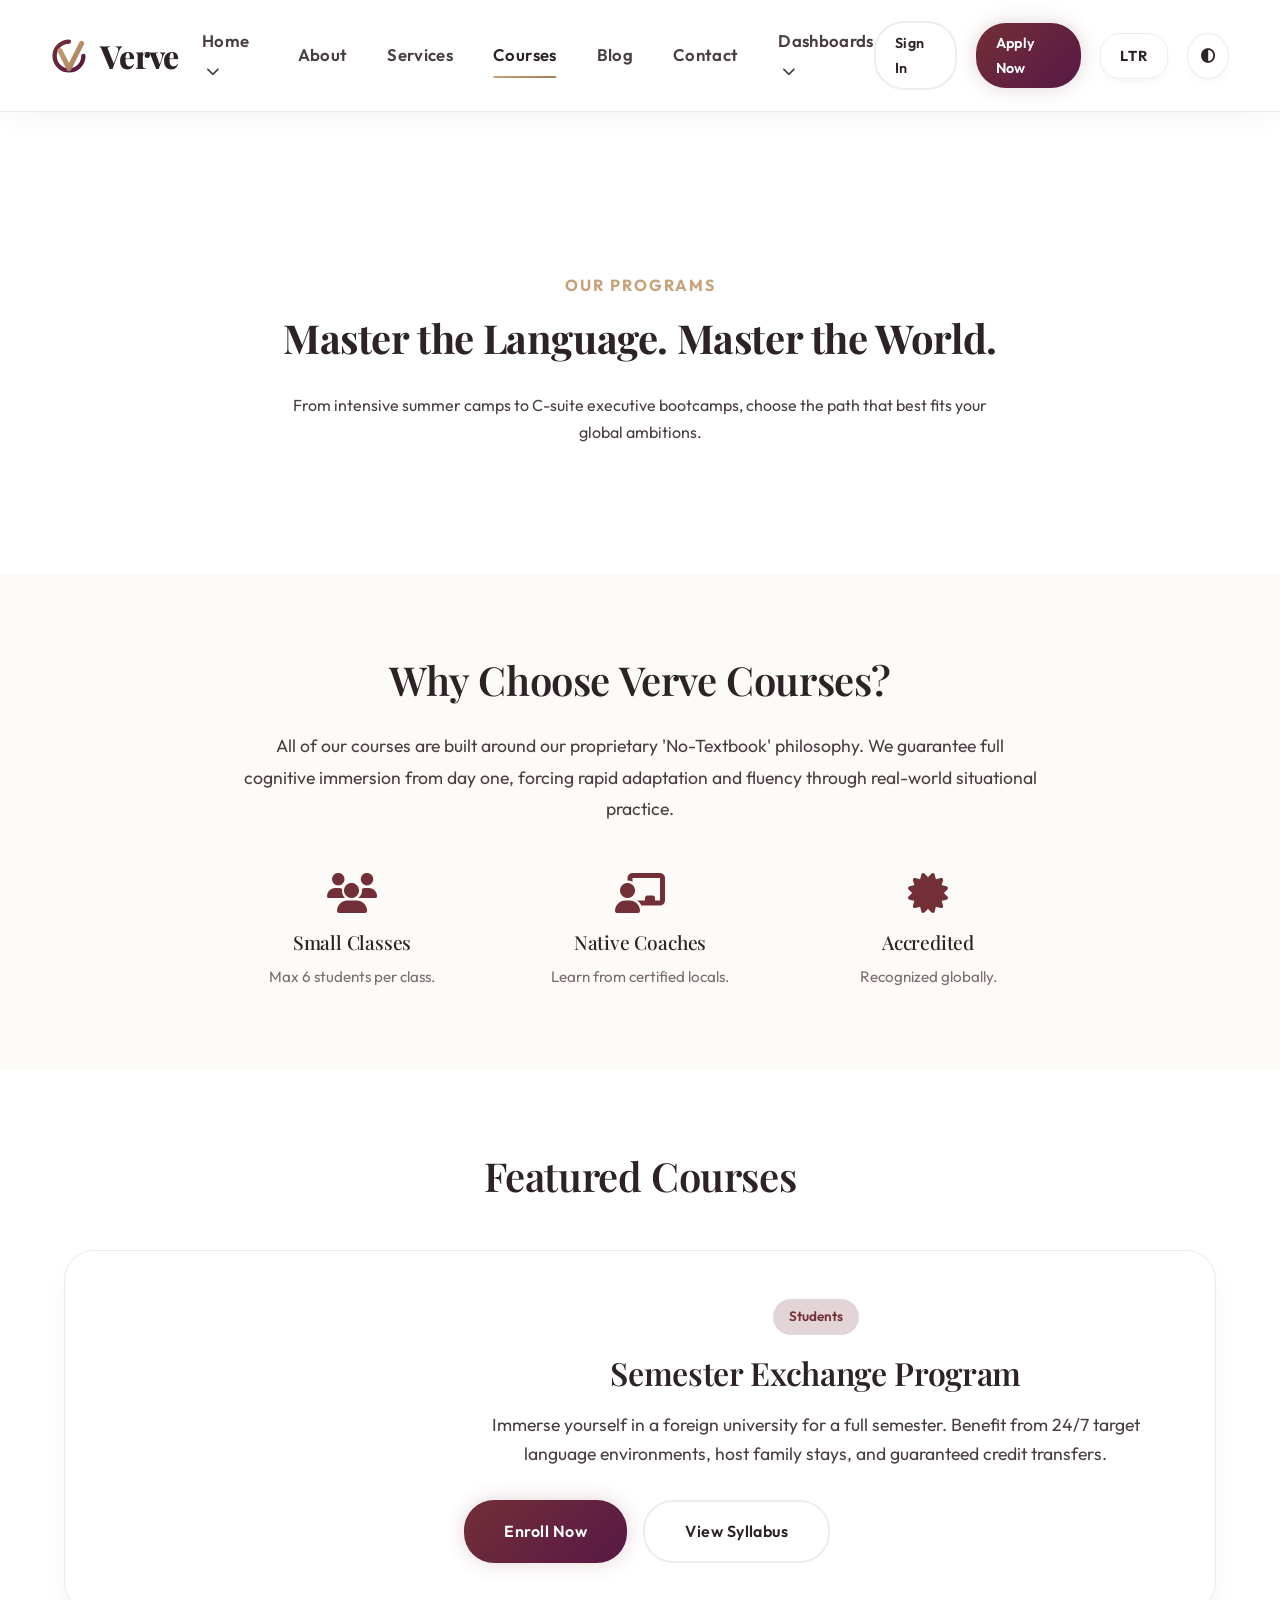
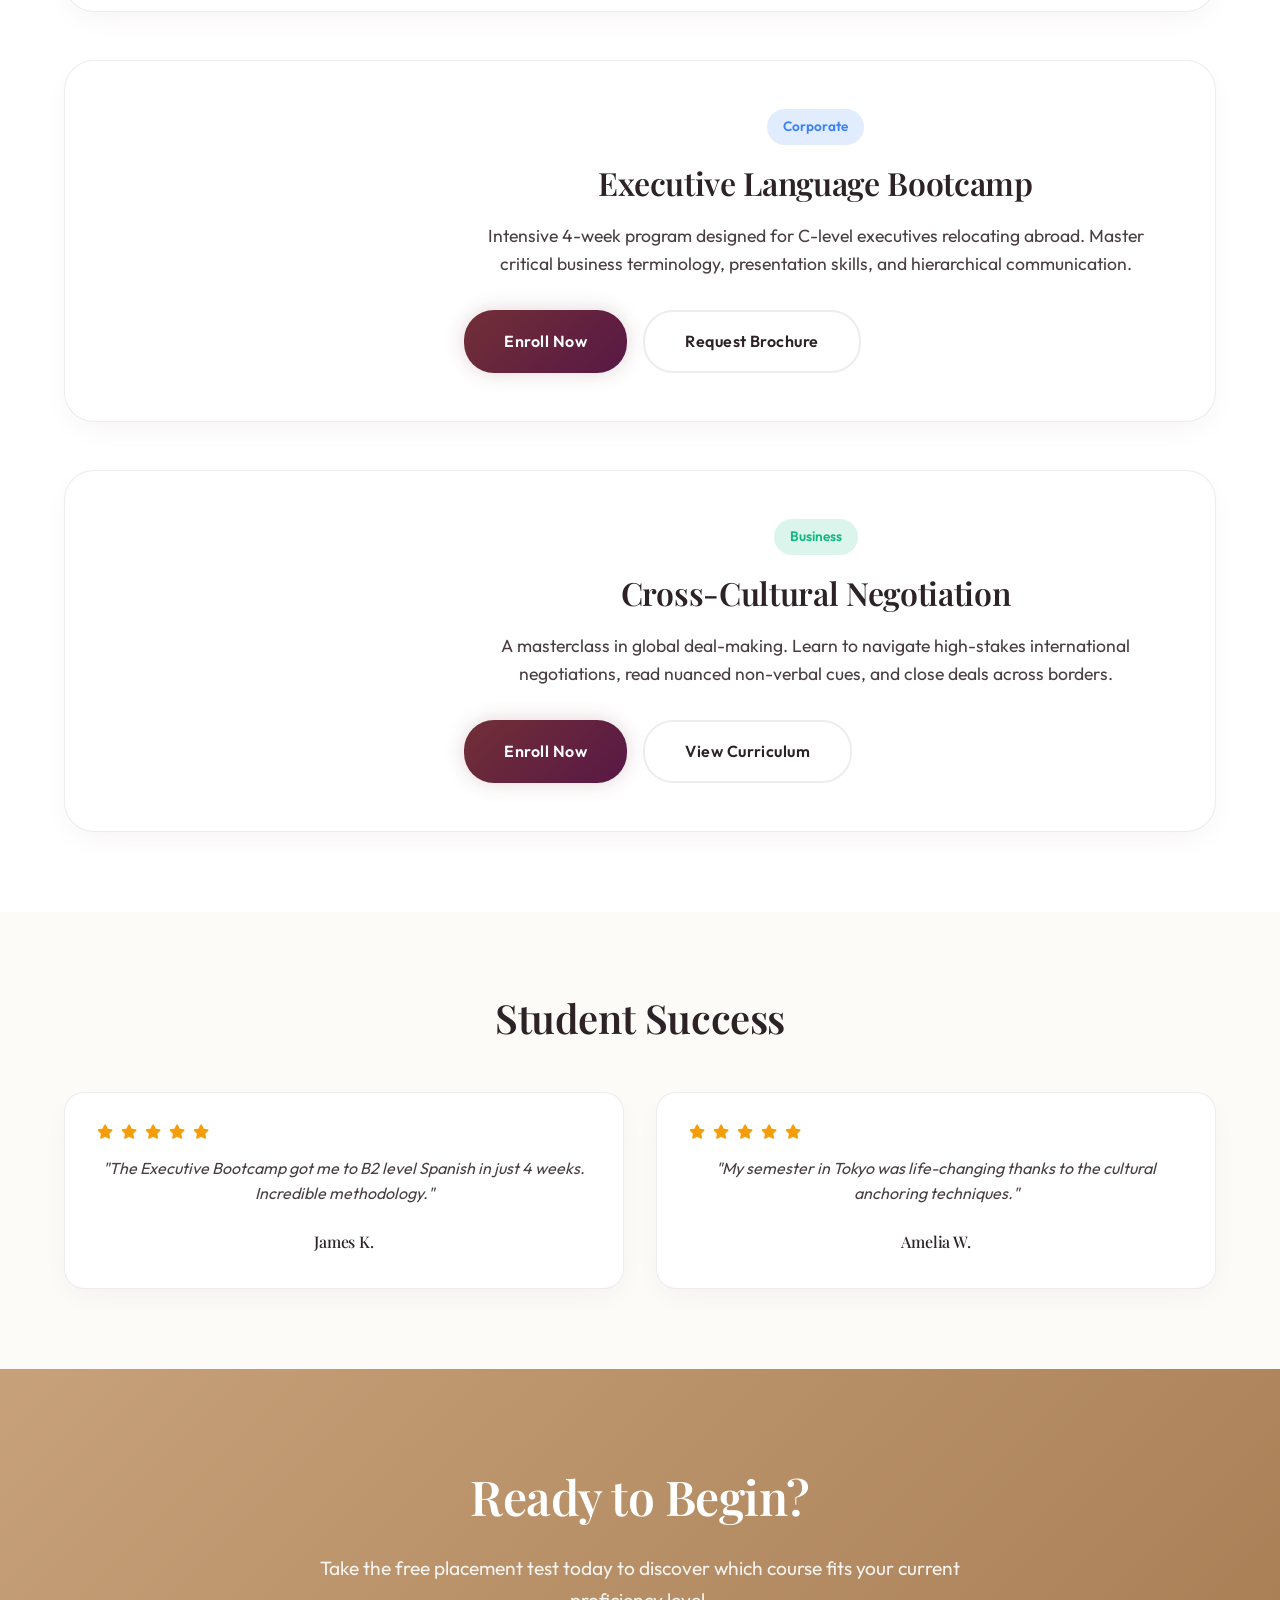
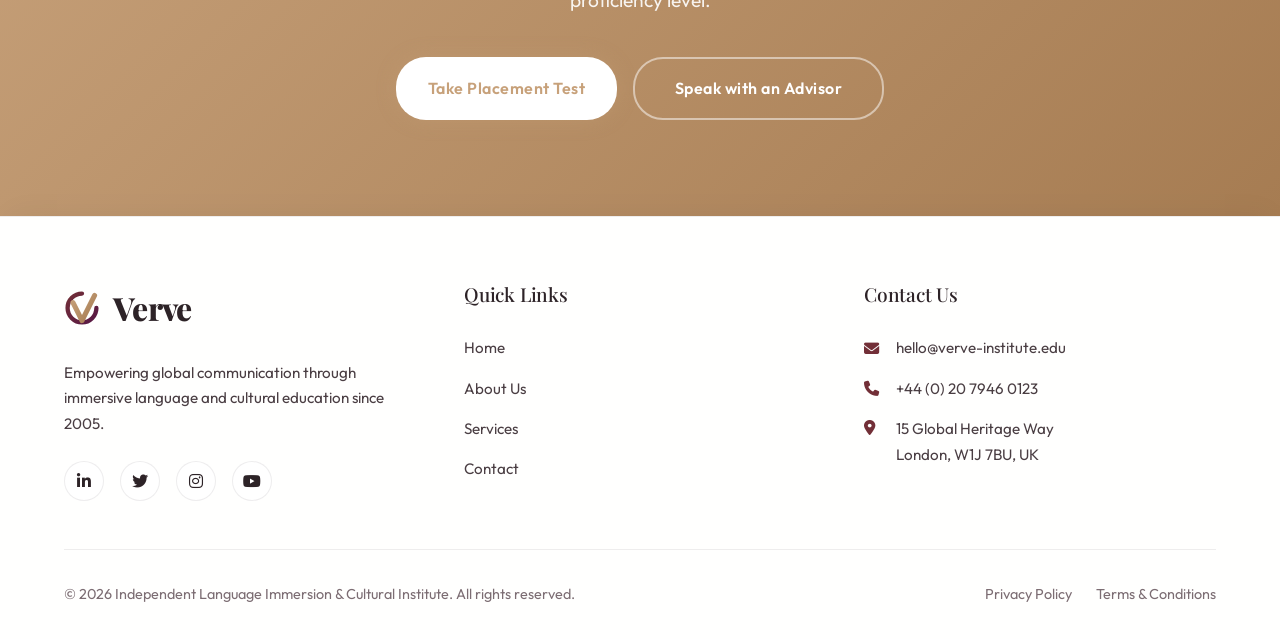
<file: courses.html>
<!DOCTYPE html>
<html lang="en" dir="ltr" data-theme="light">

<head>
    <meta charset="UTF-8">
    <meta name="viewport" content="width=device-width, initial-scale=1.0">
    <title>Courses - Verve</title>
    <link rel="icon" type="image/png" href="favicon.png">
    <link rel="stylesheet" href="style.css">
    <link rel="stylesheet" href="https://cdnjs.cloudflare.com/ajax/libs/font-awesome/6.4.0/css/all.min.css">
</head>

<body>
    <header class="header">
        <a href="index.html" class="logo">
            <svg class="verve-logo-svg" width="36" height="36" viewBox="0 0 100 100" xmlns="http://www.w3.org/2000/svg"><defs><linearGradient id="logo-grad" x1="0%" y1="0%" x2="100%" y2="100%"><stop offset="0%" stop-color="#722f37" /><stop offset="100%" stop-color="#581845" /></linearGradient><linearGradient id="logo-accent" x1="0%" y1="0%" x2="100%" y2="100%"><stop offset="0%" stop-color="#c7a17a" /><stop offset="100%" stop-color="#a67c52" /></linearGradient></defs><path d="M50 10 A 40 40 0 1 0 90 50" fill="none" stroke="url(#logo-grad)" stroke-width="12" stroke-linecap="round"/><path d="M25 35 L50 85 L85 15" fill="none" stroke="url(#logo-accent)" stroke-width="14" stroke-linecap="round" stroke-linejoin="round"/></svg>
            Verve<span>.</span>
        </a>

        <nav>
            <ul class="nav-menu">
                <li class="nav-item">
                    Home <i class="fa-solid fa-chevron-down" style="font-size: 0.8em; margin-left: 4px;"></i>
                    <div class="dropdown-menu">
                        <a href="index.html" class="dropdown-item">Home 1</a>
                        <a href="home2.html" class="dropdown-item">Home 2</a>
                    </div>
                </li>
                <li class="nav-item"><a href="about.html">About</a></li>
                <li class="nav-item"><a href="services.html">Services</a></li>
                <li class="nav-item active"><a href="courses.html">Courses</a></li>
                <li class="nav-item"><a href="blog.html">Blog</a></li>
                <li class="nav-item"><a href="contact.html">Contact</a></li>
                <li class="nav-item">
                    Dashboards <i class="fa-solid fa-chevron-down" style="font-size: 0.8em; margin-left: 4px;"></i>
                    <div class="dropdown-menu">
                        <a href="dashboard.html" class="dropdown-item">Learner Portal</a>
                        <a href="admin.html" class="dropdown-item">Admin Portal</a>
                    </div>
                </li>

                <li class="nav-item mobile-auth-btn" style="display: none; width: 100%; margin-top: 1rem; gap: 0.5rem;">
                    <a href="sign-in.html" class="btn btn-outline"
                        style="width: 100%; text-align: center; justify-content: center;">Sign In</a>
                    <a href="sign-up.html" class="btn btn-primary"
                        style="width: 100%; text-align: center; justify-content: center;">Apply Now</a>
                </li>
            </ul>
        </nav>

        <div class="header-actions">
            <a href="sign-in.html" class="btn btn-outline" style="padding: 0.5rem 1.2rem; font-size: 0.9rem;">Sign
                In</a>
            <a href="sign-up.html" class="btn btn-primary" style="padding: 0.5rem 1.2rem; font-size: 0.9rem;">Apply
                Now</a>

            <button class="hamburger" id="hamburger-btn" aria-label="Toggle Navigation">
                <i class="fa-solid fa-bars"></i>
            </button>
            <button class="toggle-btn" id="dir-toggle" title="Toggle RTL/LTR">LTR</button>
            <button class="toggle-btn" id="theme-toggle" title="Toggle Dark/Light Mode">
                <i class="fa-solid fa-circle-half-stroke"></i>
            </button>
        </div>
    </header>
    <main>
        <!-- Section 1: Hero -->
        <section style="padding-top: 10rem; padding-bottom: 5rem; text-align: center; background: var(--bg-secondary);">
            <div style="max-width: 900px; margin: 0 auto; padding: 0 5%;">
                <span
                    style="color: var(--accent); font-weight: 700; letter-spacing: 2px; text-transform: uppercase;">Our
                    Programs</span>
                <h1 class="hero-title" style="line-height: 1.1; margin: 1rem 0 2rem;">Master the Language. Master the
                    World.</h1>
                <p class="hero-subtitle" style="color: var(--text-secondary); max-width: 700px; margin: 0 auto 3rem;">
                    From intensive summer camps to C-suite executive bootcamps, choose the path that best fits your
                    global ambitions.</p>
            </div>
        </section>

        <!-- Section 2: Core Philosophy -->
        <section style="padding: 5rem 5%; text-align: center;">
            <div style="max-width: 800px; margin: 0 auto;">
                <h2 style="font-size: 2.5rem; margin-bottom: 1.5rem;">Why Choose Verve Courses?</h2>
                <p style="color: var(--text-secondary); font-size: 1.1rem; line-height: 1.8; margin-bottom: 3rem;">All
                    of our courses are built around our proprietary 'No-Textbook' philosophy. We guarantee full
                    cognitive immersion from day one, forcing rapid adaptation and fluency through real-world
                    situational practice.</p>

                <div style="display: flex; justify-content: center; gap: 4rem; flex-wrap: wrap;">
                    <div style="flex: 1; min-width: 200px;">
                        <i class="fa-solid fa-users"
                            style="font-size: 2.5rem; color: var(--primary-color); margin-bottom: 1rem;"></i>
                        <h4 style="font-size: 1.2rem; margin-bottom: 0.5rem;">Small Classes</h4>
                        <p style="color: var(--text-muted); font-size: 0.95rem;">Max 6 students per class.</p>
                    </div>
                    <div style="flex: 1; min-width: 200px;">
                        <i class="fa-solid fa-chalkboard-user"
                            style="font-size: 2.5rem; color: var(--primary-color); margin-bottom: 1rem;"></i>
                        <h4 style="font-size: 1.2rem; margin-bottom: 0.5rem;">Native Coaches</h4>
                        <p style="color: var(--text-muted); font-size: 0.95rem;">Learn from certified locals.</p>
                    </div>
                    <div style="flex: 1; min-width: 200px;">
                        <i class="fa-solid fa-certificate"
                            style="font-size: 2.5rem; color: var(--primary-color); margin-bottom: 1rem;"></i>
                        <h4 style="font-size: 1.2rem; margin-bottom: 0.5rem;">Accredited</h4>
                        <p style="color: var(--text-muted); font-size: 0.95rem;">Recognized globally.</p>
                    </div>
                </div>
            </div>
        </section>

        <!-- Section 3: Course Catalog -->
        <section style="padding: 5rem 5%; background: var(--bg-secondary);">
            <div style="max-width: 1200px; margin: 0 auto;">
                <h2 style="font-size: 2.5rem; margin-bottom: 3rem; text-align: center;">Featured Courses</h2>

                <div style="display: flex; flex-direction: column; gap: 3rem;">
                    <!-- Course 1 -->
                    <div class="card" style="padding: 0; overflow: hidden; border-radius: 30px; display: flex; flex-wrap: wrap; align-items: stretch;">
                        <div style="flex: 1; min-width: 300px; min-height: 300px; background: url('https://images.unsplash.com/photo-1523240795612-9a054b0db644?ixlib=rb-4.0.3&auto=format&fit=crop&w=800&q=80') center/cover no-repeat;">
                        </div>
                        <div style="flex: 2; min-width: 300px; padding: 3rem; display: flex; flex-direction: column; justify-content: center;">
                            <div>
                                <span style="display: inline-block; padding: 0.4rem 1rem; background: var(--primary-glow); color: var(--primary-color); border-radius: 20px; font-size: 0.85rem; font-weight: 600; margin-bottom: 1rem;">Students</span>
                            </div>
                            <h3 style="font-size: 2rem; margin-bottom: 1rem;">Semester Exchange Program</h3>
                            <p style="color: var(--text-secondary); margin-bottom: 2rem; font-size: 1.1rem; line-height: 1.6;">Immerse yourself in a foreign university for a full semester. Benefit from 24/7 target language environments, host family stays, and guaranteed credit transfers.</p>
                            <div style="display: flex; gap: 1rem; flex-wrap: wrap;">
                                <a href="sign-up.html" class="btn btn-primary">Enroll Now</a>
                                <a href="#" class="btn btn-outline">View Syllabus</a>
                            </div>
                        </div>
                    </div>

                    <!-- Course 2 -->
                    <div class="card" style="padding: 0; overflow: hidden; border-radius: 30px; display: flex; flex-wrap: wrap; align-items: stretch;">
                        <div style="flex: 1; min-width: 300px; min-height: 300px; background: url('https://images.unsplash.com/photo-1556761175-4b46a572b786?ixlib=rb-4.0.3&auto=format&fit=crop&w=800&q=80') center/cover no-repeat;">
                        </div>
                        <div style="flex: 2; min-width: 300px; padding: 3rem; display: flex; flex-direction: column; justify-content: center;">
                            <div>
                                <span style="display: inline-block; padding: 0.4rem 1rem; background: rgba(59, 130, 246, 0.15); color: #3b82f6; border-radius: 20px; font-size: 0.85rem; font-weight: 600; margin-bottom: 1rem;">Corporate</span>
                            </div>
                            <h3 style="font-size: 2rem; margin-bottom: 1rem;">Executive Language Bootcamp</h3>
                            <p style="color: var(--text-secondary); margin-bottom: 2rem; font-size: 1.1rem; line-height: 1.6;">Intensive 4-week program designed for C-level executives relocating abroad. Master critical business terminology, presentation skills, and hierarchical communication.</p>
                            <div style="display: flex; gap: 1rem; flex-wrap: wrap;">
                                <a href="sign-up.html" class="btn btn-primary">Enroll Now</a>
                                <a href="#" class="btn btn-outline">Request Brochure</a>
                            </div>
                        </div>
                    </div>

                    <!-- Course 3 -->
                    <div class="card" style="padding: 0; overflow: hidden; border-radius: 30px; display: flex; flex-wrap: wrap; align-items: stretch;">
                        <div style="flex: 1; min-width: 300px; min-height: 300px; background: url('https://images.unsplash.com/photo-1522071820081-009f0129c71c?ixlib=rb-4.0.3&auto=format&fit=crop&w=800&q=80') center/cover no-repeat;">
                        </div>
                        <div style="flex: 2; min-width: 300px; padding: 3rem; display: flex; flex-direction: column; justify-content: center;">
                            <div>
                                <span style="display: inline-block; padding: 0.4rem 1rem; background: rgba(16, 185, 129, 0.15); color: #10b981; border-radius: 20px; font-size: 0.85rem; font-weight: 600; margin-bottom: 1rem;">Business</span>
                            </div>
                            <h3 style="font-size: 2rem; margin-bottom: 1rem;">Cross-Cultural Negotiation</h3>
                            <p style="color: var(--text-secondary); margin-bottom: 2rem; font-size: 1.1rem; line-height: 1.6;">A masterclass in global deal-making. Learn to navigate high-stakes international negotiations, read nuanced non-verbal cues, and close deals across borders.</p>
                            <div style="display: flex; gap: 1rem; flex-wrap: wrap;">
                                <a href="sign-up.html" class="btn btn-primary">Enroll Now</a>
                                <a href="#" class="btn btn-outline">View Curriculum</a>
                            </div>
                        </div>
                    </div>
                </div>
            </div>
        </section>

        <!-- Section 4: Testimonials -->
        <section style="padding: 5rem 5%;">
            <div style="max-width: 1200px; margin: 0 auto; text-align: center;">
                <h2 style="font-size: 2.5rem; margin-bottom: 3rem;">Student Success</h2>
                <div
                    style="display: grid; grid-template-columns: repeat(auto-fit, minmax(300px, 1fr)); gap: 2rem; text-align: left;">
                    <div class="card" style="padding: 2rem; border-radius: 20px;">
                        <div
                            style="display: flex; gap: 0.5rem; color: #f59e0b; margin-bottom: 1rem; font-size: 0.9rem;">
                            <i class="fa-solid fa-star"></i><i class="fa-solid fa-star"></i><i
                                class="fa-solid fa-star"></i><i class="fa-solid fa-star"></i><i
                                class="fa-solid fa-star"></i>
                        </div>
                        <p
                            style="color: var(--text-secondary); font-style: italic; margin-bottom: 1.5rem; line-height: 1.6;">
                            "The Executive Bootcamp got me to B2 level Spanish in just 4 weeks. Incredible methodology."
                        </p>
                        <h4 style="margin-bottom: 0.2rem; font-size: 1rem;">James K.</h4>
                    </div>
                    <div class="card" style="padding: 2rem; border-radius: 20px;">
                        <div
                            style="display: flex; gap: 0.5rem; color: #f59e0b; margin-bottom: 1rem; font-size: 0.9rem;">
                            <i class="fa-solid fa-star"></i><i class="fa-solid fa-star"></i><i
                                class="fa-solid fa-star"></i><i class="fa-solid fa-star"></i><i
                                class="fa-solid fa-star"></i>
                        </div>
                        <p
                            style="color: var(--text-secondary); font-style: italic; margin-bottom: 1.5rem; line-height: 1.6;">
                            "My semester in Tokyo was life-changing thanks to the cultural anchoring techniques."</p>
                        <h4 style="margin-bottom: 0.2rem; font-size: 1rem;">Amelia W.</h4>
                    </div>
                </div>
            </div>
        </section>

        <!-- Section 5: CTA / Enrollment -->
        <section style="padding: 6rem 5%; background: var(--accent-gradient); color: white; text-align: center;">
            <div style="max-width: 700px; margin: 0 auto;">
                <h2 style="font-size: 3rem; margin-bottom: 1.5rem;">Ready to Begin?</h2>
                <p style="font-size: 1.2rem; opacity: 0.9; margin-bottom: 2.5rem;">Take the free placement test today to
                    discover which course fits your current proficiency level.</p>
                <div style="display: flex; gap: 1rem; justify-content: center; flex-wrap: wrap;">
                    <a href="sign-up.html" class="btn btn-white"
                        style="padding: 0.8rem 2rem; border-radius: 30px; font-weight: 600;">Take Placement Test</a>
                    <a href="contact.html" class="btn btn-outline"
                        style="border-color: rgba(255,255,255,0.5); color: white !important;">Speak with an Advisor</a>
                </div>
            </div>
        </section>
    </main>
    <footer class="footer"
        style="padding: 4rem 5% 2rem; background: var(--bg-elevated); border-top: 1px solid var(--border); box-shadow: 0 -10px 30px -10px rgba(0,0,0,0.05); margin-top: auto;">
        <div
            style="max-width: 1200px; margin: 0 auto; display: grid; grid-template-columns: repeat(auto-fit, minmax(250px, 1fr)); gap: 3rem; margin-bottom: 3rem;">

            <!-- Brand & About -->
            <div>
                <a href="index.html" class="logo" style="margin-bottom: 1.5rem; justify-content: flex-start;">
                    <svg class="verve-logo-svg" width="36" height="36" viewBox="0 0 100 100" xmlns="http://www.w3.org/2000/svg"><defs><linearGradient id="logo-grad" x1="0%" y1="0%" x2="100%" y2="100%"><stop offset="0%" stop-color="#722f37" /><stop offset="100%" stop-color="#581845" /></linearGradient><linearGradient id="logo-accent" x1="0%" y1="0%" x2="100%" y2="100%"><stop offset="0%" stop-color="#c7a17a" /><stop offset="100%" stop-color="#a67c52" /></linearGradient></defs><path d="M50 10 A 40 40 0 1 0 90 50" fill="none" stroke="url(#logo-grad)" stroke-width="12" stroke-linecap="round"/><path d="M25 35 L50 85 L85 15" fill="none" stroke="url(#logo-accent)" stroke-width="14" stroke-linecap="round" stroke-linejoin="round"/></svg>
                    Verve<span>.</span>
                </a>
                <p style="color: var(--text-secondary); margin-bottom: 1.5rem; font-size: 0.95rem;">Empowering global
                    communication through immersive language and cultural education since 2005.</p>
                <div style="display: flex; gap: 1rem;">
                    <a href="#" class="social-icon"><i class="fa-brands fa-linkedin-in"></i></a>
                    <a href="#" class="social-icon"><i class="fa-brands fa-twitter"></i></a>
                    <a href="#" class="social-icon"><i class="fa-brands fa-instagram"></i></a>
                    <a href="#" class="social-icon"><i class="fa-brands fa-youtube"></i></a>
                </div>
            </div>

            <!-- Quick Links -->
            <div>
                <h4
                    style="font-size: 1.2rem; margin-bottom: 1.5rem; color: var(--text-primary); font-family: var(--font-heading);">
                    Quick Links</h4>
                <ul style="display: flex; flex-direction: column; gap: 0.5rem;">
                    <li><a href="index.html" class="footer-link">Home</a></li>
                    <li><a href="about.html" class="footer-link">About Us</a></li>
                    <li><a href="services.html" class="footer-link">Services</a></li>
                    <li><a href="contact.html" class="footer-link">Contact</a></li>
                </ul>
            </div>

            <!-- Contact Info -->
            <div>
                <h4
                    style="font-size: 1.2rem; margin-bottom: 1.5rem; color: var(--text-primary); font-family: var(--font-heading);">
                    Contact Us</h4>
                <ul style="display: flex; flex-direction: column; gap: 0.5rem;">
                    <li><a href="mailto:hello@verve-institute.edu" class="footer-contact"><i
                                class="fa-solid fa-envelope" style="color: var(--primary-color); width: 20px;"></i>
                            hello@verve-institute.edu</a></li>
                    <li><a href="tel:+442079460123" class="footer-contact"><i class="fa-solid fa-phone"
                                style="color: var(--primary-color); width: 20px;"></i> +44 (0) 20 7946 0123</a></li>
                    <li
                        style="display: flex; gap: 12px; color: var(--text-secondary); font-size: 0.95rem; padding: 0.2rem 0;">
                        <i class="fa-solid fa-location-dot"
                            style="color: var(--primary-color); margin-top: 4px; width: 20px;"></i> 15 Global Heritage
                        Way<br>London, W1J 7BU, UK</li>
                </ul>
            </div>
        </div>

        <!-- Bottom Bar -->
        <div
            style="max-width: 1200px; margin: 0 auto; padding-top: 2rem; border-top: 1px solid var(--border); display: flex; justify-content: space-between; align-items: center; flex-wrap: wrap; gap: 1rem;">
            <p style="color: var(--text-muted); font-size: 0.9rem;">&copy; 2026 Independent Language Immersion &
                Cultural Institute. All rights reserved.</p>
            <div style="display: flex; gap: 1.5rem;">
                <a href="#" class="footer-bottom-link">Privacy Policy</a>
                <a href="#" class="footer-bottom-link">Terms & Conditions</a>
            </div>
        </div>
    </footer>

    <script src="script.js"></script>
</body>

</html>
</file>
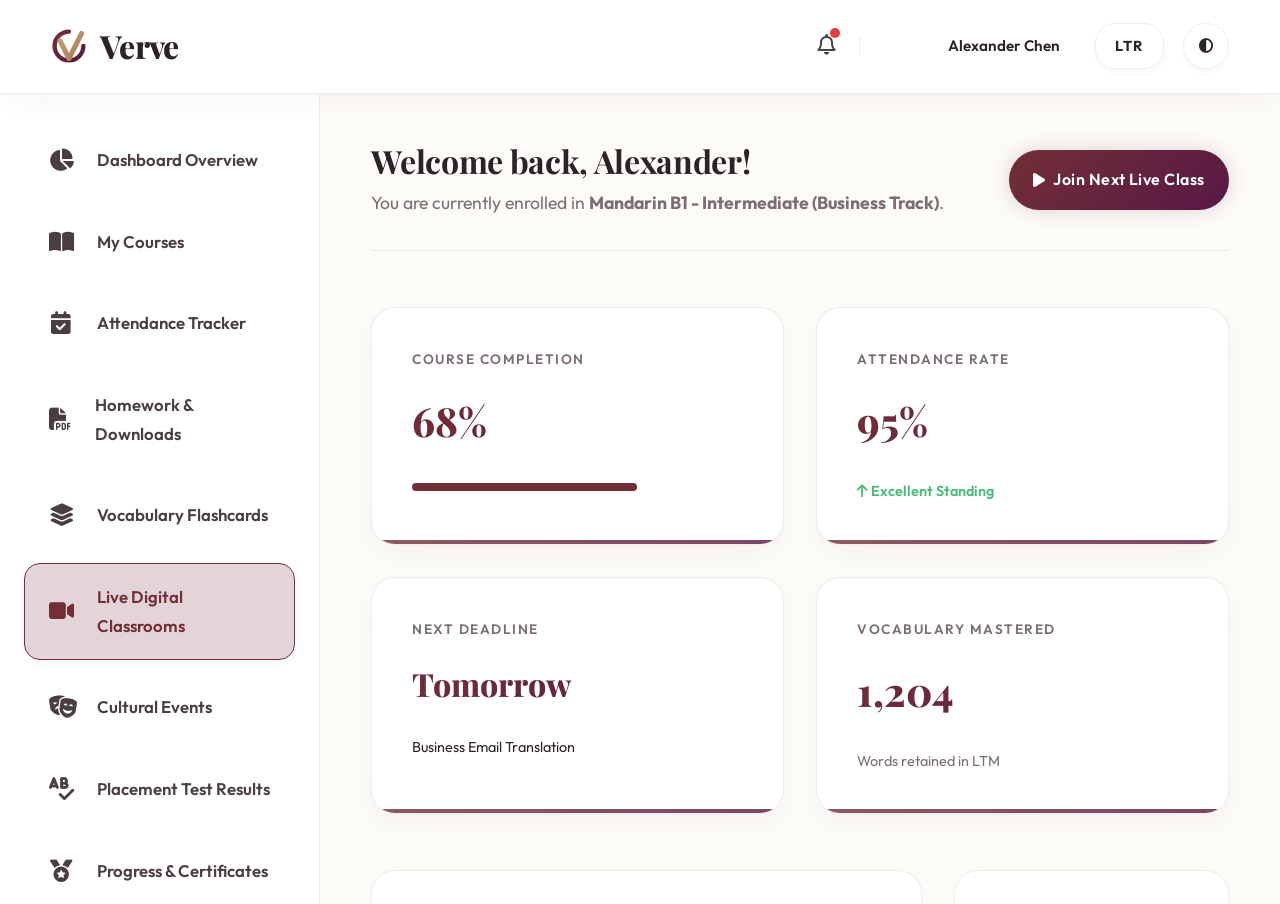
<file: dashboard.html>
<!DOCTYPE html>
<html lang="en" dir="ltr" data-theme="light">

<head>
    <meta charset="UTF-8">
    <meta name="viewport" content="width=device-width, initial-scale=1.0">
    <title>Learner Dashboard - Verve</title>
    <link rel="icon" type="image/png" href="favicon.png">
    <link rel="stylesheet" href="style.css">
    <link rel="stylesheet" href="https://cdnjs.cloudflare.com/ajax/libs/font-awesome/6.4.0/css/all.min.css">
</head>

<body style="overflow: hidden;"> <!-- Lock body scroll to enforce smooth scrolling inside dashboard-content -->
    <header class="header">
        <a href="index.html" class="logo">
            <svg class="verve-logo-svg" width="36" height="36" viewBox="0 0 100 100" xmlns="http://www.w3.org/2000/svg"><defs><linearGradient id="logo-grad" x1="0%" y1="0%" x2="100%" y2="100%"><stop offset="0%" stop-color="#722f37" /><stop offset="100%" stop-color="#581845" /></linearGradient><linearGradient id="logo-accent" x1="0%" y1="0%" x2="100%" y2="100%"><stop offset="0%" stop-color="#c7a17a" /><stop offset="100%" stop-color="#a67c52" /></linearGradient></defs><path d="M50 10 A 40 40 0 1 0 90 50" fill="none" stroke="url(#logo-grad)" stroke-width="12" stroke-linecap="round"/><path d="M25 35 L50 85 L85 15" fill="none" stroke="url(#logo-accent)" stroke-width="14" stroke-linecap="round" stroke-linejoin="round"/></svg>
            Verve<span>.</span>
        </a>

        <div class="header-actions">
            <button class="sidebar-hamburger" id="dashboard-sidebar-toggle" aria-label="Toggle Sidebar">
                <i class="fa-solid fa-bars"></i>
            </button>
            <div style="display: flex; align-items: center; gap: 1.5rem; margin-right: 1rem;">
                <div style="position: relative; cursor: pointer;">
                    <i class="fa-regular fa-bell" style="font-size: 1.3rem; color: var(--text-secondary);"></i>
                    <span
                        style="position: absolute; top: -5px; right: -5px; background: #e53e3e; width: 10px; height: 10px; border-radius: 50%;"></span>
                </div>
                <div style="width: 1px; height: 20px; background: var(--border);"></div>
                <div
                    style="width: 40px; height: 40px; border-radius: 50%; padding: 0; min-height: unset; border: none; background: url('https://images.unsplash.com/photo-1507003211169-0a1dd7228f2d?ixlib=rb-4.0.3&auto=format&fit=crop&w=400&q=80') center/cover no-repeat;">
                </div>
                <span style="font-weight: 600; font-size: 0.95rem; color: var(--text-primary);">Alexander Chen</span>
            </div>

            <button class="toggle-btn" id="dir-toggle" title="Toggle RTL/LTR">LTR</button>
            <button class="toggle-btn" id="theme-toggle" title="Toggle Dark/Light Mode">
                <i class="fa-solid fa-circle-half-stroke"></i>
            </button>
        </div>
    </header>

    <div class="dashboard-layout">
        <aside class="sidebar">
            <ul class="sidebar-menu">
                <li class="sidebar-item active" data-target="overview"><i class="fa-solid fa-chart-pie"></i> Dashboard
                    Overview</li>
                <li class="sidebar-item" data-target="courses"><i class="fa-solid fa-book-open"></i> My Courses</li>
                <li class="sidebar-item" data-target="attendance"><i class="fa-solid fa-calendar-check"></i> Attendance
                    Tracker</li>
                <li class="sidebar-item" data-target="homework"><i class="fa-solid fa-file-pdf"></i> Homework &
                    Downloads</li>
                <li class="sidebar-item" data-target="flashcards"><i class="fa-solid fa-layer-group"></i> Vocabulary
                    Flashcards</li>
                <li class="sidebar-item" data-target="live-classes"><i class="fa-solid fa-video"></i> Live Digital
                    Classrooms</li>
                <li class="sidebar-item" data-target="cultural-events"><i class="fa-solid fa-masks-theater"></i>
                    Cultural Events</li>
                <li class="sidebar-item" data-target="placement-test"><i class="fa-solid fa-spell-check"></i> Placement
                    Test Results</li>
                <li class="sidebar-item" data-target="progress"><i class="fa-solid fa-medal"></i> Progress &
                    Certificates</li>
                <li class="sidebar-item" data-target="notifications"><i class="fa-solid fa-bell"></i> Notifications</li>
                <li class="sidebar-item" data-target="profile"><i class="fa-solid fa-user-gear"></i> Profile Settings
                </li>
                <a href="index.html" style="text-decoration: none; color: inherit;">
                    <li class="sidebar-item" style="margin-top: 2rem; color: #e53e3e;">
                        <i class="fa-solid fa-right-from-bracket"></i> Sign Out
                    </li>
                </a>
            </ul>
        </aside>

        <main class="dashboard-content">

            <!-- SECTION 1: OVERVIEW -->
            <section id="overview" class="lms-section" style="padding-top: 0;">
                <div class="dashboard-header">
                    <div>
                        <h1 style="margin-bottom: 0.5rem;">Welcome back, Alexander!</h1>
                        <p style="color: var(--text-muted); font-size: 1.1rem;">You are currently enrolled in
                            <strong>Mandarin B1 - Intermediate (Business Track)</strong>.</p>
                    </div>
                    <a href="#live-classes" class="btn btn-primary" style="padding: 1rem 1.5rem;"><i
                            class="fa-solid fa-play" style="margin-right: 8px;"></i> Join Next Live Class</a>
                </div>

                <div class="stat-grid">
                    <div class="stat-card">
                        <span class="stat-label">Course Completion</span>
                        <span class="stat-value">68%</span>
                        <div
                            style="width: 100%; background: var(--bg-tertiary); height: 8px; border-radius: 4px; margin-top: 12px;">
                            <div
                                style="width: 68%; background: var(--primary-color); height: 100%; border-radius: 4px;">
                            </div>
                        </div>
                    </div>
                    <div class="stat-card">
                        <span class="stat-label">Attendance Rate</span>
                        <span class="stat-value">95%</span>
                        <span style="font-size: 0.9rem; color: #48bb78; margin-top: 8px; font-weight: 600;"><i
                                class="fa-solid fa-arrow-up"></i> Excellent Standing</span>
                    </div>
                    <div class="stat-card">
                        <span class="stat-label">Next Deadline</span>
                        <span class="stat-value" style="font-size: 2rem;">Tomorrow</span>
                        <span style="font-size: 0.9rem; color: var(--accent-color); margin-top: 8px;">Business Email
                            Translation</span>
                    </div>
                    <div class="stat-card">
                        <span class="stat-label">Vocabulary Mastered</span>
                        <span class="stat-value">1,204</span>
                        <span style="font-size: 0.9rem; color: var(--text-muted); margin-top: 8px;">Words retained in
                            LTM</span>
                    </div>
                </div>

                <div style="display: grid; grid-template-columns: 2fr 1fr; gap: 2rem;">
                    <div class="lms-card">
                        <h3 style="font-size: 1.5rem; margin-bottom: 1.5rem;">Recent Activity</h3>
                        <div style="display: flex; flex-direction: column; gap: 1.5rem;">
                            <div style="display: flex; gap: 1rem;">
                                <div
                                    style="width: 40px; height: 40px; background: rgba(72, 187, 120, 0.1); color: #48bb78; border-radius: 50%; display: flex; align-items: center; justify-content: center; flex-shrink: 0;">
                                    <i class="fa-solid fa-check"></i></div>
                                <div>
                                    <h4 style="margin-bottom: 0.2rem;">Homework Graded: Grammar Set 4</h4>
                                    <p style="color: var(--text-muted); font-size: 0.9rem;">Instructor Ling Wei gave you
                                        95/100.</p>
                                </div>
                            </div>
                            <div style="display: flex; gap: 1rem;">
                                <div
                                    style="width: 40px; height: 40px; background: var(--primary-glow); color: var(--primary-color); border-radius: 50%; display: flex; align-items: center; justify-content: center; flex-shrink: 0;">
                                    <i class="fa-solid fa-video"></i></div>
                                <div>
                                    <h4 style="margin-bottom: 0.2rem;">Attended Live Session</h4>
                                    <p style="color: var(--text-muted); font-size: 0.9rem;">Conversational Practice - 1h
                                        30m.</p>
                                </div>
                            </div>
                            <div style="display: flex; gap: 1rem;">
                                <div
                                    style="width: 40px; height: 40px; background: rgba(236, 201, 75, 0.1); color: #ecc94b; border-radius: 50%; display: flex; align-items: center; justify-content: center; flex-shrink: 0;">
                                    <i class="fa-solid fa-masks-theater"></i></div>
                                <div>
                                    <h4 style="margin-bottom: 0.2rem;">Registered for Event</h4>
                                    <p style="color: var(--text-muted); font-size: 0.9rem;">Calligraphy Workshop on
                                        Saturday.</p>
                                </div>
                            </div>
                        </div>
                    </div>

                    <div class="lms-card">
                        <h3 style="font-size: 1.5rem; margin-bottom: 1.5rem;">Instructor Contact</h3>
                        <div style="text-align: center;">
                            <div
                                style="width: 100px; height: 100px; border-radius: 50%; margin: 0 auto 1rem; background: url('https://images.unsplash.com/photo-1573496359142-b8d87734a5a2?ixlib=rb-4.0.3&auto=format&fit=crop&w=400&q=80') center/cover no-repeat;">
                            </div>
                            <h4 style="font-size: 1.2rem; margin-bottom: 0.5rem;">Prof. Ling Wei</h4>
                            <p style="color: var(--text-muted); margin-bottom: 1rem;">Senior Mandarin Instructor</p>
                            <a href="mailto:ling@verve.edu" class="btn btn-outline" style="width: 100%;">Message</a>
                        </div>
                    </div>
                </div>
            </section>

            <!-- SECTION 2: MY COURSES -->
            <section id="courses" class="lms-section">
                <h2 style="margin-bottom: 2rem;">My Courses</h2>

                <div class="lms-card" style="display: flex; gap: 2rem; align-items: center; flex-wrap: wrap;">
                    <div
                        style="flex: 1; min-width: 200px; height: 200px; border-radius: 16px; background: url('https://images.unsplash.com/photo-1503676260728-1c00da094a0b?ixlib=rb-4.0.3&auto=format&fit=crop&w=600&q=80') center/cover no-repeat;">
                    </div>
                    <div style="flex: 2; min-width: 250px;">
                        <span class="lms-badge primary" style="margin-bottom: 1rem;">Active</span>
                        <h3 style="font-size: 1.8rem; margin-bottom: 0.5rem;">Mandarin B1 - Intermediate (Business)</h3>
                        <p style="color: var(--text-secondary); margin-bottom: 1.5rem;">A 12-week intensive course
                            focusing on business vocabulary, formal email writing, and negotiation etiquette in
                            Mandarin.</p>
                        <div style="display: flex; gap: 2rem;">
                            <div>
                                <span
                                    style="display: block; font-size: 0.8rem; color: var(--text-muted); text-transform: uppercase;">Duration</span>
                                <strong>12 Weeks</strong>
                            </div>
                            <div>
                                <span
                                    style="display: block; font-size: 0.8rem; color: var(--text-muted); text-transform: uppercase;">Format</span>
                                <strong>Hybrid Digital</strong>
                            </div>
                            <div>
                                <span
                                    style="display: block; font-size: 0.8rem; color: var(--text-muted); text-transform: uppercase;">CEFR
                                    Level</span>
                                <strong>B1</strong>
                            </div>
                        </div>
                    </div>
                </div>

                <div class="lms-card">
                    <h3 style="font-size: 1.5rem; margin-bottom: 1.5rem;">Course Syllabus Progress</h3>
                    <div style="overflow-x: auto;">
                        <table class="lms-datatable">
                            <thead>
                                <tr>
                                    <th>Week</th>
                                    <th>Topic</th>
                                    <th>Status</th>
                                    <th>Grade</th>
                                </tr>
                            </thead>
                            <tbody>
                                <tr>
                                    <td>Week 1</td>
                                    <td>Corporate Introductions</td>
                                    <td><span class="lms-badge success">Completed</span></td>
                                    <td>A-</td>
                                </tr>
                                <tr>
                                    <td>Week 2</td>
                                    <td>Scheduling & Logistics</td>
                                    <td><span class="lms-badge success">Completed</span></td>
                                    <td>B+</td>
                                </tr>
                                <tr>
                                    <td>Week 3</td>
                                    <td>Formal Emails & Memos</td>
                                    <td><span class="lms-badge primary">In Progress</span></td>
                                    <td>-</td>
                                </tr>
                                <tr>
                                    <td>Week 4</td>
                                    <td>Negotiation Vocabulary</td>
                                    <td><span class="lms-badge secondary">Locked</span></td>
                                    <td>-</td>
                                </tr>
                            </tbody>
                        </table>
                    </div>
                </div>
            </section>

            <!-- SECTION 3: ATTENDANCE TRACKER -->
            <section id="attendance" class="lms-section">
                <h2 style="margin-bottom: 2rem;">Attendance Tracker</h2>
                <div style="display: grid; grid-template-columns: 2fr 1fr; gap: 2rem;">
                    <div class="lms-card">
                        <h3 style="font-size: 1.5rem; margin-bottom: 1.5rem;">Monthly Calendar View</h3>
                        <div
                            style="height: 400px; border-radius: 12px; background: url('https://images.unsplash.com/photo-1512314889357-e157c22f938d?ixlib=rb-4.0.3&auto=format&fit=crop&w=800&q=80') center/cover no-repeat;">
                        </div>
                    </div>
                    <div style="display: flex; flex-direction: column; gap: 2rem;">
                        <div class="lms-card" style="text-align: center;">
                            <h3 style="margin-bottom: 1rem; color: var(--text-muted);">Current Streak</h3>
                            <div
                                style="font-size: 4rem; font-family: var(--font-heading); color: var(--primary-color);">
                                12</div>
                            <p style="color: var(--text-secondary);">Consecutive classes attended</p>
                        </div>
                        <div class="lms-card">
                            <h3 style="margin-bottom: 1rem;">Participation Score</h3>
                            <p style="color: var(--text-muted); margin-bottom: 1rem;">Based on mic/camera usage and
                                interactive polls.</p>
                            <div
                                style="display: flex; align-items: center; justify-content: space-between; margin-bottom: 0.5rem;">
                                <strong>Speaking Time</strong> <span>85%</span>
                            </div>
                            <div
                                style="width: 100%; background: var(--bg-tertiary); height: 6px; border-radius: 3px; margin-bottom: 1rem;">
                                <div style="width: 85%; background: var(--accent); height: 100%; border-radius: 3px;">
                                </div>
                            </div>
                            <div
                                style="display: flex; align-items: center; justify-content: space-between; margin-bottom: 0.5rem;">
                                <strong>Poll Responses</strong> <span>100%</span>
                            </div>
                            <div style="width: 100%; background: var(--bg-tertiary); height: 6px; border-radius: 3px;">
                                <div style="width: 100%; background: #48bb78; height: 100%; border-radius: 3px;"></div>
                            </div>
                        </div>
                    </div>
                </div>
            </section>

            <!-- SECTION 4: HOMEWORK & DOWNLOADS -->
            <section id="homework" class="lms-section">
                <h2 style="margin-bottom: 2rem;">Homework & Downloads</h2>

                <div class="lms-card">
                    <h3 style="font-size: 1.5rem; margin-bottom: 1.5rem;">Pending Assignments</h3>
                    <div style="display: flex; flex-direction: column; gap: 1rem;">
                        <div
                            style="border: 1px solid var(--border); border-left: 4px solid #ecc94b; border-radius: 12px; padding: 1.5rem; background: var(--bg-primary); display: flex; justify-content: space-between; align-items: center; flex-wrap: wrap; gap: 1rem;">
                            <div>
                                <h4 style="font-size: 1.2rem; margin-bottom: 0.5rem;">Draft a Business Proposal</h4>
                                <p style="color: var(--text-muted); font-size: 0.9rem;">Write a 500-word proposal using
                                    the vocabulary from Week 3.</p>
                            </div>
                            <div style="text-align: right;">
                                <span class="lms-badge warning" style="margin-bottom: 0.5rem;">Due: Sep 15</span>
                                <br>
                                <button class="btn btn-primary" style="padding: 0.5rem 1rem; font-size: 0.9rem;">Upload
                                    Document</button>
                            </div>
                        </div>
                    </div>
                </div>

                <div class="lms-card">
                    <h3 style="font-size: 1.5rem; margin-bottom: 1.5rem;">Course Materials Repository</h3>
                    <div style="overflow-x: auto;">
                        <table class="lms-datatable">
                            <thead>
                                <tr>
                                    <th>File Name</th>
                                    <th>Type</th>
                                    <th>Size</th>
                                    <th>Action</th>
                                </tr>
                            </thead>
                            <tbody>
                                <tr>
                                    <td><i class="fa-solid fa-file-pdf" style="color: #e53e3e; margin-right: 8px;"></i>
                                        Week 3 Grammar Reference</td>
                                    <td>PDF</td>
                                    <td>2.4 MB</td>
                                    <td><a href="#" style="color: var(--primary-color); font-weight: 600;">Download</a>
                                    </td>
                                </tr>
                                <tr>
                                    <td><i class="fa-solid fa-file-audio"
                                            style="color: #4299e1; margin-right: 8px;"></i> Negotiation Listening
                                        Exercise</td>
                                    <td>MP3</td>
                                    <td>5.1 MB</td>
                                    <td><a href="#" style="color: var(--primary-color); font-weight: 600;">Download</a>
                                    </td>
                                </tr>
                                <tr>
                                    <td><i class="fa-solid fa-file-powerpoint"
                                            style="color: #dd6b20; margin-right: 8px;"></i> Culture Presentation Deck
                                    </td>
                                    <td>PPTX</td>
                                    <td>8.7 MB</td>
                                    <td><a href="#" style="color: var(--primary-color); font-weight: 600;">Download</a>
                                    </td>
                                </tr>
                            </tbody>
                        </table>
                    </div>
                </div>
            </section>

            <!-- SECTION 5: VOCABULARY FLASHCARDS -->
            <section id="flashcards" class="lms-section">
                <h2 style="margin-bottom: 2rem;">Vocabulary Flashcards</h2>

                <div class="lms-card" style="text-align: center; padding: 4rem 2rem;">
                    <div style="max-width: 600px; margin: 0 auto; perspective: 1000px;">
                        <div
                            style="background: var(--bg-primary); border: 2px solid var(--border); border-radius: 24px; padding: 4rem 2rem; box-shadow: var(--shadow-elevated); cursor: pointer; transition: transform 0.6s; transform-style: preserve-3d; position: relative;">
                            <span style="position: absolute; top: 1rem; right: 1rem; color: var(--text-muted);"><i
                                    class="fa-solid fa-volume-high"></i></span>
                            <h2
                                style="font-size: 4rem; font-family: var(--font-heading); color: var(--primary-color); margin-bottom: 1rem;">
                                合同</h2>
                            <p style="color: var(--text-muted); font-size: 1.2rem;">(hé tóng)</p>
                            <p
                                style="margin-top: 2rem; font-style: italic; color: var(--text-secondary); opacity: 0.5;">
                                Click to reveal English translation</p>
                        </div>
                    </div>
                    <div style="margin-top: 2rem; display: flex; justify-content: center; gap: 1rem;">
                        <button class="btn btn-outline" style="border-color: #f56565; color: #f56565;">Hard</button>
                        <button class="btn btn-outline" style="border-color: #ecc94b; color: #ecc94b;">Good</button>
                        <button class="btn btn-outline" style="border-color: #48bb78; color: #48bb78;">Easy</button>
                    </div>
                </div>

                <div style="display: grid; grid-template-columns: repeat(auto-fit, minmax(250px, 1fr)); gap: 2rem;">
                    <div class="lms-card" style="padding: 1.5rem;">
                        <h4 style="font-size: 1.2rem; margin-bottom: 0.5rem;">Business Travel</h4>
                        <p style="color: var(--text-muted); margin-bottom: 1rem;">120 Cards</p>
                        <div
                            style="width: 100%; background: var(--bg-tertiary); height: 6px; border-radius: 3px; margin-bottom: 1rem;">
                            <div style="width: 100%; background: #48bb78; height: 100%; border-radius: 3px;"></div>
                        </div>
                        <span class="lms-badge success">Mastered</span>
                    </div>
                    <div class="lms-card" style="padding: 1.5rem;">
                        <h4 style="font-size: 1.2rem; margin-bottom: 0.5rem;">Negotiations</h4>
                        <p style="color: var(--text-muted); margin-bottom: 1rem;">85 Cards</p>
                        <div
                            style="width: 100%; background: var(--bg-tertiary); height: 6px; border-radius: 3px; margin-bottom: 1rem;">
                            <div
                                style="width: 45%; background: var(--primary-color); height: 100%; border-radius: 3px;">
                            </div>
                        </div>
                        <span class="lms-badge primary">Learning</span>
                    </div>
                    <div class="lms-card" style="padding: 1.5rem;">
                        <h4 style="font-size: 1.2rem; margin-bottom: 0.5rem;">Dining Etiquette</h4>
                        <p style="color: var(--text-muted); margin-bottom: 1rem;">50 Cards</p>
                        <div
                            style="width: 100%; background: var(--bg-tertiary); height: 6px; border-radius: 3px; margin-bottom: 1rem;">
                            <div style="width: 0%; background: var(--primary-color); height: 100%; border-radius: 3px;">
                            </div>
                        </div>
                        <span class="lms-badge secondary">Not Started</span>
                    </div>
                </div>
            </section>

            <!-- SECTION 6: LIVE DIGITAL CLASSROOMS -->
            <section id="live-classes" class="lms-section">
                <h2 style="margin-bottom: 2rem;">Live Digital Classrooms</h2>

                <div class="lms-card"
                    style="display: flex; align-items: center; justify-content: space-between; flex-wrap: wrap; gap: 2rem;">
                    <div>
                        <span class="lms-badge"
                            style="background: #e53e3e; color: white; border: none; margin-bottom: 1rem;"><i
                                class="fa-solid fa-circle" style="font-size: 0.6rem;"></i> LIVE NOW</span>
                        <h3 style="font-size: 2rem; margin-bottom: 0.5rem; color: var(--bg-primary);">Advanced
                            Conversational Practice</h3>
                        <p style="color: var(--text-muted); font-size: 1.1rem; margin-bottom: 1rem;"><i
                                class="fa-solid fa-chalkboard-user"></i> Prof. Ling Wei</p>
                        <div style="display: flex; gap: 1rem; align-items: center;">
                            <div style="display: flex; margin-left: 10px;">
                                <div
                                    style="width: 30px; height: 30px; border-radius: 50%; margin-left: -10px; border: 2px solid var(--text-primary); padding: 0; min-height: unset; background: url('https://images.unsplash.com/photo-1535713875002-d1d0cf377fde?ixlib=rb-4.0.3&auto=format&fit=crop&w=100&q=80') center/cover no-repeat;">
                                </div>
                                <div
                                    style="width: 30px; height: 30px; border-radius: 50%; margin-left: -10px; border: 2px solid var(--text-primary); padding: 0; min-height: unset; background: url('https://images.unsplash.com/photo-1527980965255-d3b416303d12?ixlib=rb-4.0.3&auto=format&fit=crop&w=100&q=80') center/cover no-repeat;">
                                </div>
                                <div
                                    style="width: 30px; height: 30px; border-radius: 50%; margin-left: -10px; border: 2px solid var(--text-primary); padding: 0; min-height: unset; background: url('https://images.unsplash.com/photo-1438761681033-6461ffad8d80?ixlib=rb-4.0.3&auto=format&fit=crop&w=100&q=80') center/cover no-repeat;">
                                </div>
                            </div>
                            <span style="font-size: 0.9rem; color: var(--text-muted);">+ 5 classmates waiting</span>
                        </div>
                    </div>
                    <div>
                        <button class="btn btn-primary"
                            style="padding: 1.2rem 2.5rem; font-size: 1.2rem; box-shadow: 0 0 20px rgba(114, 47, 55, 0.5);">Join
                            Classroom</button>
                    </div>
                </div>

                <div class="lms-card">
                    <h3 style="font-size: 1.5rem; margin-bottom: 1.5rem;">Recorded Sessions Repository</h3>
                    <div style="display: grid; grid-template-columns: repeat(auto-fit, minmax(250px, 1fr)); gap: 2rem;">
                        <div>
                            <div
                                style="height: 150px; border-radius: 12px; margin-bottom: 1rem; display: flex; align-items: center; justify-content: center; background: url('https://images.unsplash.com/photo-1515162816999-a0c47dc192f7?ixlib=rb-4.0.3&auto=format&fit=crop&w=400&q=80') center/cover no-repeat;">
                                <i class="fa-solid fa-circle-play" style="font-size: 3rem; color: white;"></i>
                            </div>
                            <h4 style="margin-bottom: 0.5rem;">Week 2: Formal Intros</h4>
                            <p style="color: var(--text-muted); font-size: 0.9rem;">Recorded Sep 1</p>
                        </div>
                        <div>
                            <div
                                style="height: 150px; border-radius: 12px; margin-bottom: 1rem; display: flex; align-items: center; justify-content: center; background: url('https://images.unsplash.com/photo-1524178232363-1fb2b075b655?ixlib=rb-4.0.3&auto=format&fit=crop&w=400&q=80') center/cover no-repeat;">
                                <i class="fa-solid fa-circle-play" style="font-size: 3rem; color: white;"></i>
                            </div>
                            <h4 style="margin-bottom: 0.5rem;">Week 2: Q&A Session</h4>
                            <p style="color: var(--text-muted); font-size: 0.9rem;">Recorded Sep 3</p>
                        </div>
                    </div>
                </div>
            </section>

            <!-- SECTION 7: CULTURAL EVENTS -->
            <section id="cultural-events" class="lms-section">
                <h2 style="margin-bottom: 2rem;">Cultural Events & Workshops</h2>

                <div style="display: grid; grid-template-columns: repeat(auto-fit, minmax(350px, 1fr)); gap: 2rem;">
                    <div class="lms-card" style="padding: 0; overflow: hidden;">
                        <div
                            style="height: 200px; border-radius: 0; border: none; border-bottom: 1px solid var(--border); background: url('https://images.unsplash.com/photo-1497935586351-b67a49e012bf?ixlib=rb-4.0.3&auto=format&fit=crop&w=400&q=80') center/cover no-repeat;">
                        </div>
                        <div style="padding: 2rem;">
                            <span class="lms-badge warning" style="margin-bottom: 1rem;">Limited Spots</span>
                            <h3 style="font-size: 1.5rem; margin-bottom: 0.5rem;">Traditional Tea Ceremony</h3>
                            <p style="color: var(--text-secondary); margin-bottom: 1rem;">Learn the vocabulary and
                                strict etiquette of the Gongfu tea ceremony.</p>
                            <p style="font-size: 0.9rem; color: var(--text-muted); margin-bottom: 1.5rem;"><i
                                    class="fa-regular fa-calendar"></i> Saturday, 3:00 PM (EST)</p>
                            <button class="btn btn-outline" style="width: 100%;">Register Now</button>
                        </div>
                    </div>

                    <div class="lms-card" style="padding: 0; overflow: hidden;">
                        <div
                            style="height: 200px; border-radius: 0; border: none; border-bottom: 1px solid var(--border); background: url('https://images.unsplash.com/photo-1555505019-8c3f1c4aba5f?ixlib=rb-4.0.3&auto=format&fit=crop&w=400&q=80') center/cover no-repeat;">
                        </div>
                        <div style="padding: 2rem;">
                            <span class="lms-badge primary" style="margin-bottom: 1rem;">Digital Workshop</span>
                            <h3 style="font-size: 1.5rem; margin-bottom: 0.5rem;">Digital Calligraphy Basics</h3>
                            <p style="color: var(--text-secondary); margin-bottom: 1rem;">Using an iPad or tablet to
                                practice stroke order and character history.</p>
                            <p style="font-size: 0.9rem; color: var(--text-muted); margin-bottom: 1.5rem;"><i
                                    class="fa-regular fa-calendar"></i> Next Tuesday, 6:00 PM (EST)</p>
                            <button class="btn btn-outline" style="width: 100%;">Register Now</button>
                        </div>
                    </div>
                </div>
            </section>

            <!-- SECTION 8: PLACEMENT TEST RESULTS -->
            <section id="placement-test" class="lms-section">
                <h2 style="margin-bottom: 2rem;">Placement Test Results</h2>

                <div class="lms-card" style="display: flex; gap: 4rem; flex-wrap: wrap; align-items: center;">
                    <div style="text-align: center; min-width: 200px;">
                        <div
                            style="width: 150px; height: 150px; border-radius: 50%; border: 10px solid var(--primary-color); display: flex; align-items: center; justify-content: center; margin: 0 auto 1.5rem; font-size: 3rem; font-family: var(--font-heading); color: var(--primary-color); font-weight: 800;">
                            B1
                        </div>
                        <h3 style="font-size: 1.5rem;">Intermediate</h3>
                        <p style="color: var(--text-muted);">CEFR Level</p>
                    </div>
                    <div style="flex: 1; min-width: 250px;">
                        <h3 style="font-size: 1.5rem; margin-bottom: 1.5rem;">Skill Breakdown</h3>

                        <div style="margin-bottom: 1rem;">
                            <div style="display: flex; justify-content: space-between; margin-bottom: 0.5rem;">
                                <strong>Reading Comprehension</strong> <span>B2</span>
                            </div>
                            <div style="width: 100%; background: var(--bg-tertiary); height: 8px; border-radius: 4px;">
                                <div
                                    style="width: 75%; background: var(--primary-color); height: 100%; border-radius: 4px;">
                                </div>
                            </div>
                        </div>
                        <div style="margin-bottom: 1rem;">
                            <div style="display: flex; justify-content: space-between; margin-bottom: 0.5rem;">
                                <strong>Listening</strong> <span>B1</span>
                            </div>
                            <div style="width: 100%; background: var(--bg-tertiary); height: 8px; border-radius: 4px;">
                                <div style="width: 50%; background: var(--accent); height: 100%; border-radius: 4px;">
                                </div>
                            </div>
                        </div>
                        <div style="margin-bottom: 1rem;">
                            <div style="display: flex; justify-content: space-between; margin-bottom: 0.5rem;">
                                <strong>Speaking / Fluency</strong> <span>A2</span>
                            </div>
                            <div style="width: 100%; background: var(--bg-tertiary); height: 8px; border-radius: 4px;">
                                <div style="width: 35%; background: #e53e3e; height: 100%; border-radius: 4px;"></div>
                            </div>
                            <p style="font-size: 0.8rem; color: #e53e3e; margin-top: 0.5rem;">Recommendation: Focus
                                heavily on conversational practice.</p>
                        </div>
                    </div>
                </div>
            </section>

            <!-- SECTION 9: PROGRESS & CERTIFICATES -->
            <section id="progress" class="lms-section">
                <h2 style="margin-bottom: 2rem;">Progress & Certificates</h2>

                <div class="lms-card">
                    <h3 style="font-size: 1.5rem; margin-bottom: 1.5rem;">Earned Certificates</h3>
                    <div style="display: flex; gap: 2rem; flex-wrap: wrap;">
                        <div
                            style="border: 1px solid var(--border); border-radius: 16px; padding: 1.5rem; background: var(--bg-primary); text-align: center; min-width: 250px;">
                            <i class="fa-solid fa-certificate"
                                style="font-size: 4rem; color: var(--accent); margin-bottom: 1rem;"></i>
                            <h4 style="font-size: 1.2rem; margin-bottom: 0.5rem;">Mandarin A2 - Elementary</h4>
                            <p style="color: var(--text-muted); font-size: 0.9rem; margin-bottom: 1.5rem;">Issued: March
                                2025</p>
                            <button class="btn btn-outline" style="width: 100%; font-size: 0.9rem;">Download
                                PDF</button>
                        </div>
                    </div>
                </div>

                <div class="lms-card">
                    <h3 style="font-size: 1.5rem; margin-bottom: 1.5rem;">Achievement Badges</h3>
                    <div style="display: flex; gap: 1rem; flex-wrap: wrap;">
                        <div style="text-align: center; width: 100px;">
                            <div
                                style="width: 80px; height: 80px; background: var(--primary-glow); border-radius: 50%; display: flex; align-items: center; justify-content: center; margin: 0 auto 0.5rem; color: var(--primary-color); font-size: 2rem;">
                                <i class="fa-solid fa-fire"></i>
                            </div>
                            <span style="font-size: 0.8rem; font-weight: 600;">10 Day Streak</span>
                        </div>
                        <div style="text-align: center; width: 100px;">
                            <div
                                style="width: 80px; height: 80px; background: rgba(72, 187, 120, 0.1); border-radius: 50%; display: flex; align-items: center; justify-content: center; margin: 0 auto 0.5rem; color: #48bb78; font-size: 2rem;">
                                <i class="fa-solid fa-bullseye"></i>
                            </div>
                            <span style="font-size: 0.8rem; font-weight: 600;">Perfect Score</span>
                        </div>
                        <div style="text-align: center; width: 100px; opacity: 0.3; filter: grayscale(1);">
                            <div
                                style="width: 80px; height: 80px; background: var(--bg-tertiary); border-radius: 50%; display: flex; align-items: center; justify-content: center; margin: 0 auto 0.5rem; color: var(--text-muted); font-size: 2rem;">
                                <i class="fa-solid fa-comments"></i>
                            </div>
                            <span style="font-size: 0.8rem; font-weight: 600;">Chatterbox</span>
                        </div>
                    </div>
                </div>
            </section>

            <!-- SECTION 10: NOTIFICATIONS -->
            <section id="notifications" class="lms-section">
                <h2 style="margin-bottom: 2rem;">Notifications</h2>

                <div class="lms-card" style="padding: 0;">
                    <ul style="list-style: none;">
                        <li
                            style="padding: 1.5rem; border-bottom: 1px solid var(--border); display: flex; gap: 1.5rem; align-items: flex-start; background: rgba(114, 47, 55, 0.02);">
                            <div
                                style="width: 10px; height: 10px; background: var(--primary-color); border-radius: 50%; margin-top: 8px;">
                            </div>
                            <div>
                                <h4 style="margin-bottom: 0.3rem;">Class rescheduled</h4>
                                <p style="color: var(--text-secondary); font-size: 0.95rem; margin-bottom: 0.5rem;">
                                    Tomorrow's grammar workshop has been pushed back 30 minutes.</p>
                                <span style="font-size: 0.8rem; color: var(--text-muted);">2 hours ago</span>
                            </div>
                        </li>
                        <li
                            style="padding: 1.5rem; border-bottom: 1px solid var(--border); display: flex; gap: 1.5rem; align-items: flex-start;">
                            <div
                                style="width: 10px; height: 10px; background: transparent; border-radius: 50%; margin-top: 8px;">
                            </div>
                            <div>
                                <h4 style="margin-bottom: 0.3rem;">Homework Graded</h4>
                                <p style="color: var(--text-secondary); font-size: 0.95rem; margin-bottom: 0.5rem;">
                                    Prof. Ling Wei graded your Business Proposal draft.</p>
                                <span style="font-size: 0.8rem; color: var(--text-muted);">1 day ago</span>
                            </div>
                        </li>
                        <li style="padding: 1.5rem; display: flex; gap: 1.5rem; align-items: flex-start;">
                            <div
                                style="width: 10px; height: 10px; background: transparent; border-radius: 50%; margin-top: 8px;">
                            </div>
                            <div>
                                <h4 style="margin-bottom: 0.3rem;">System Maintenance</h4>
                                <p style="color: var(--text-secondary); font-size: 0.95rem; margin-bottom: 0.5rem;">The
                                    digital classroom server will be undergoing maintenance on Sunday 2AM EST.</p>
                                <span style="font-size: 0.8rem; color: var(--text-muted);">3 days ago</span>
                            </div>
                        </li>
                    </ul>
                </div>
            </section>

            <!-- SECTION 11: PROFILE SETTINGS -->
            <section id="profile" class="lms-section">
                <h2 style="margin-bottom: 2rem;">Profile Settings</h2>

                <div class="lms-card">
                    <form style="max-width: 600px;">
                        <h3
                            style="font-size: 1.5rem; margin-bottom: 1.5rem; padding-bottom: 1rem; border-bottom: 1px solid var(--border);">
                            Personal Information</h3>

                        <div style="display: flex; gap: 1.5rem; margin-bottom: 1.5rem;">
                            <div style="flex: 1;">
                                <label style="display: block; margin-bottom: 0.5rem; font-weight: 500;">First
                                    Name</label>
                                <input type="text" value="Alexander"
                                    style="width: 100%; padding: 0.8rem; border-radius: 8px; border: 1px solid var(--border); background: var(--bg-primary); color: var(--text-primary); outline: none;">
                            </div>
                            <div style="flex: 1;">
                                <label style="display: block; margin-bottom: 0.5rem; font-weight: 500;">Last
                                    Name</label>
                                <input type="text" value="Chen"
                                    style="width: 100%; padding: 0.8rem; border-radius: 8px; border: 1px solid var(--border); background: var(--bg-primary); color: var(--text-primary); outline: none;">
                            </div>
                        </div>

                        <div style="margin-bottom: 1.5rem;">
                            <label style="display: block; margin-bottom: 0.5rem; font-weight: 500;">Email
                                Address</label>
                            <input type="email" value="alex.chen@enterprise.com"
                                style="width: 100%; padding: 0.8rem; border-radius: 8px; border: 1px solid var(--border); background: var(--bg-tertiary); color: var(--text-muted); outline: none;"
                                disabled>
                        </div>

                        <h3
                            style="font-size: 1.5rem; margin-bottom: 1.5rem; padding-top: 2rem; padding-bottom: 1rem; border-bottom: 1px solid var(--border);">
                            Preferences</h3>

                        <div style="margin-bottom: 1.5rem;">
                            <label style="display: block; margin-bottom: 0.5rem; font-weight: 500;">Target
                                Language</label>
                            <select
                                style="width: 100%; padding: 0.8rem; border-radius: 8px; border: 1px solid var(--border); background: var(--bg-primary); color: var(--text-primary); outline: none;">
                                <option selected>Mandarin Chinese</option>
                                <option>Spanish</option>
                                <option>French</option>
                                <option>Japanese</option>
                            </select>
                        </div>

                        <div style="margin-bottom: 2rem;">
                            <label style="display: flex; align-items: center; gap: 0.5rem; cursor: pointer;">
                                <input type="checkbox" checked> Receive email notifications for graded assignments
                            </label>
                        </div>

                        <button type="button" class="btn btn-primary" style="padding: 0.8rem 2rem;">Save
                            Changes</button>
                    </form>
                </div>
            </section>

        </main>
    </div>

    <script src="script.js"></script>
</body>

</html>
</file>
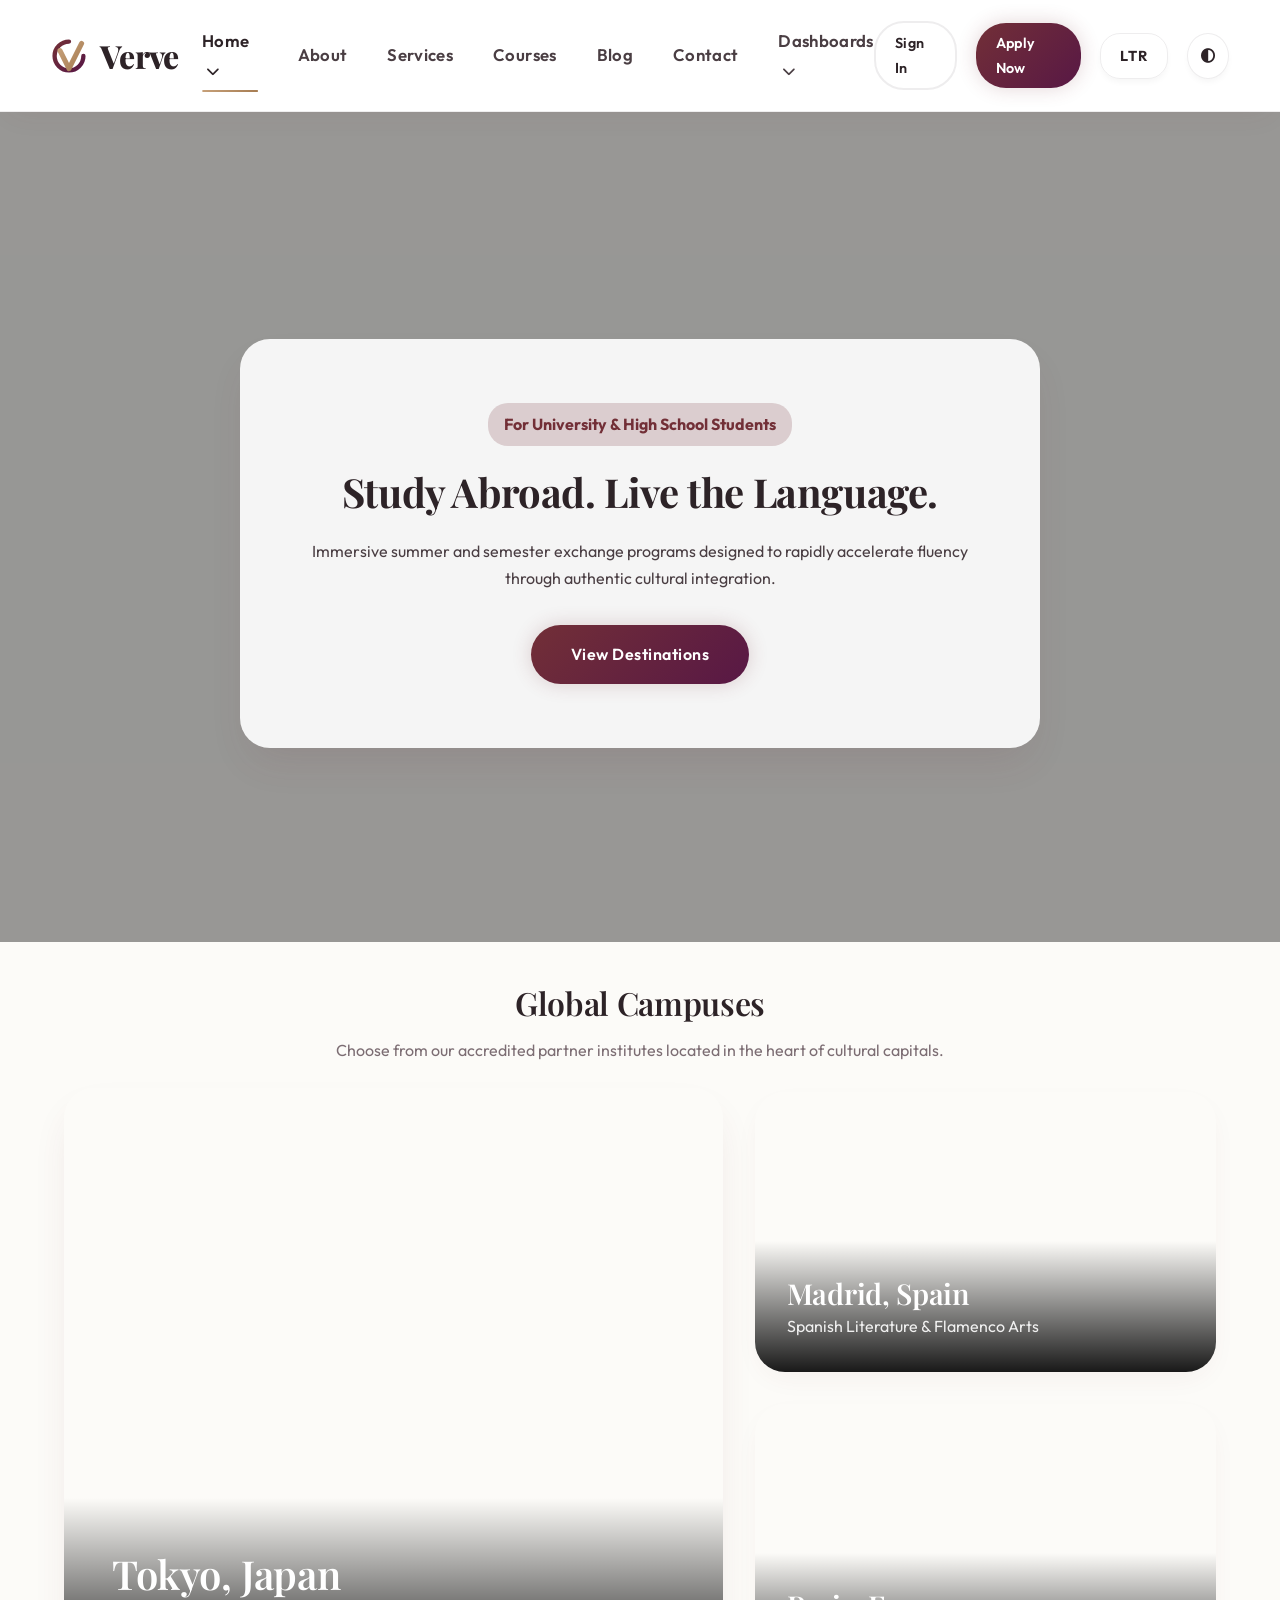
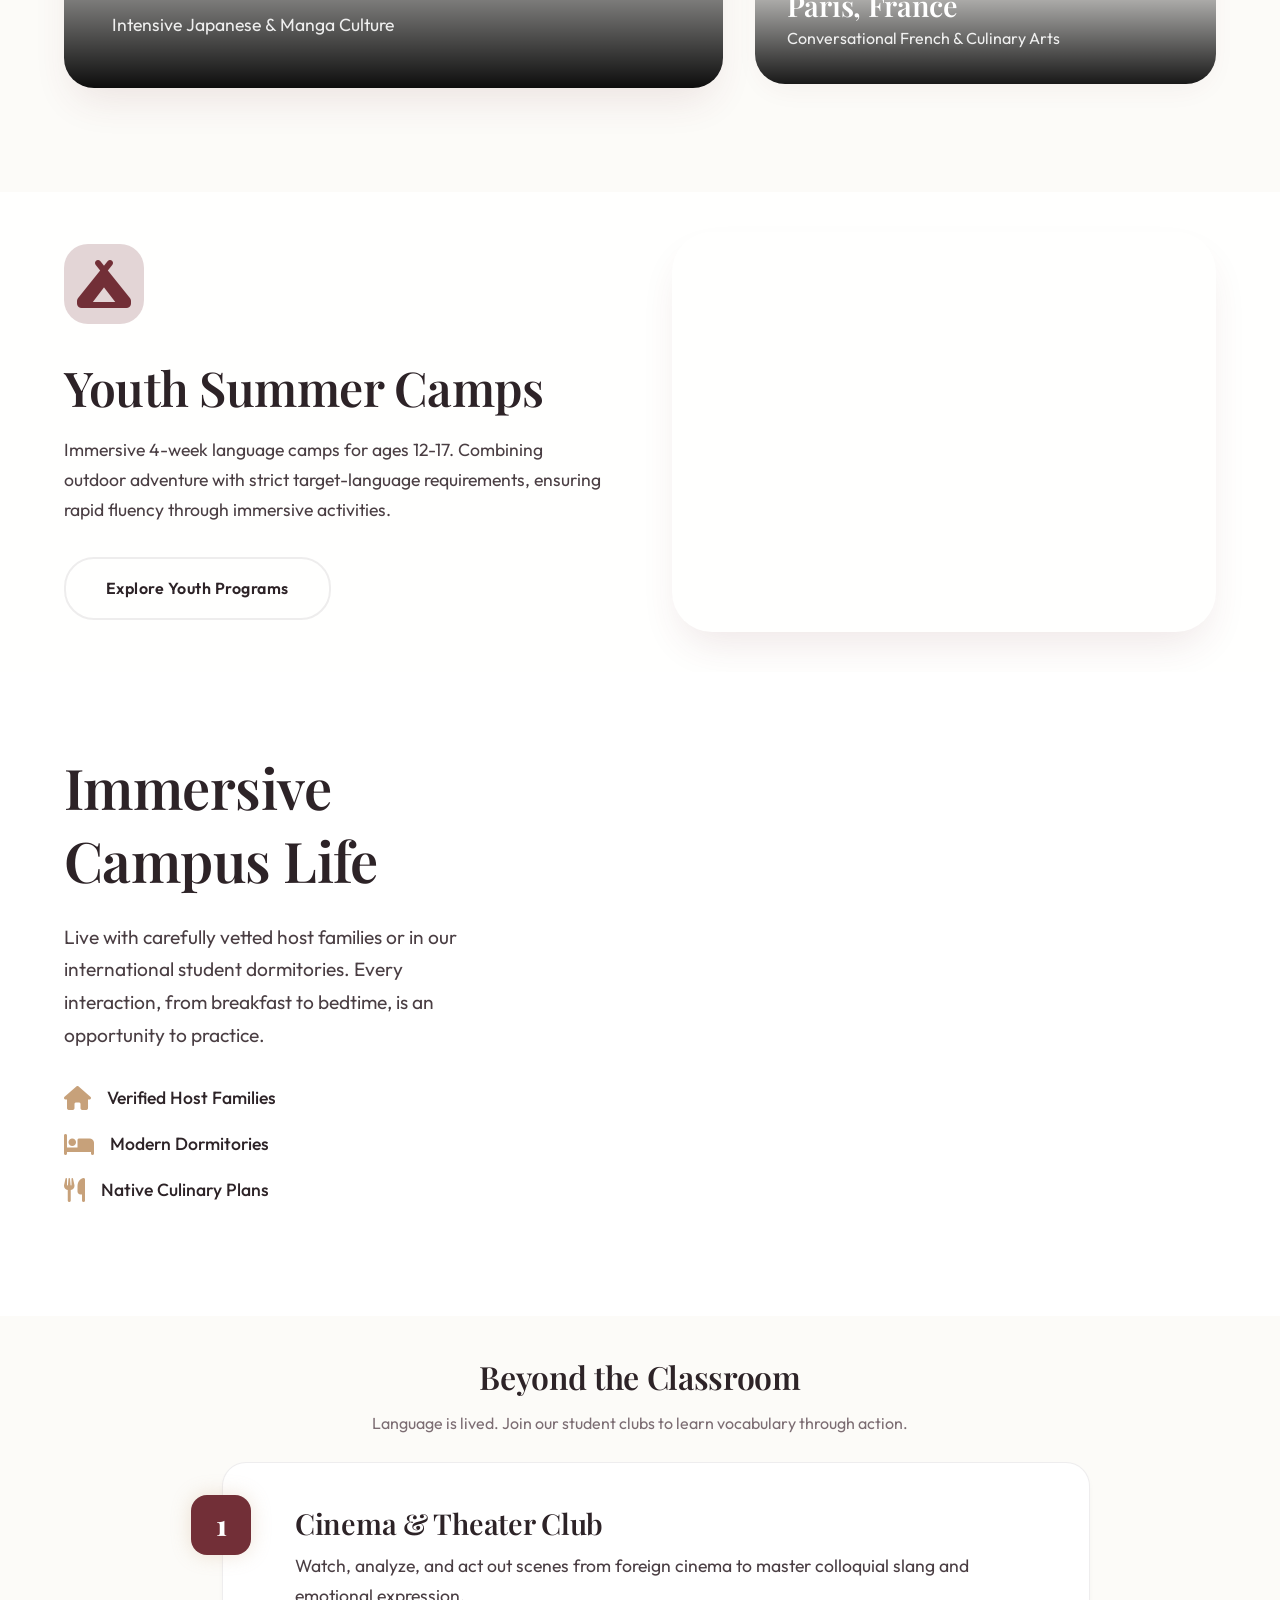
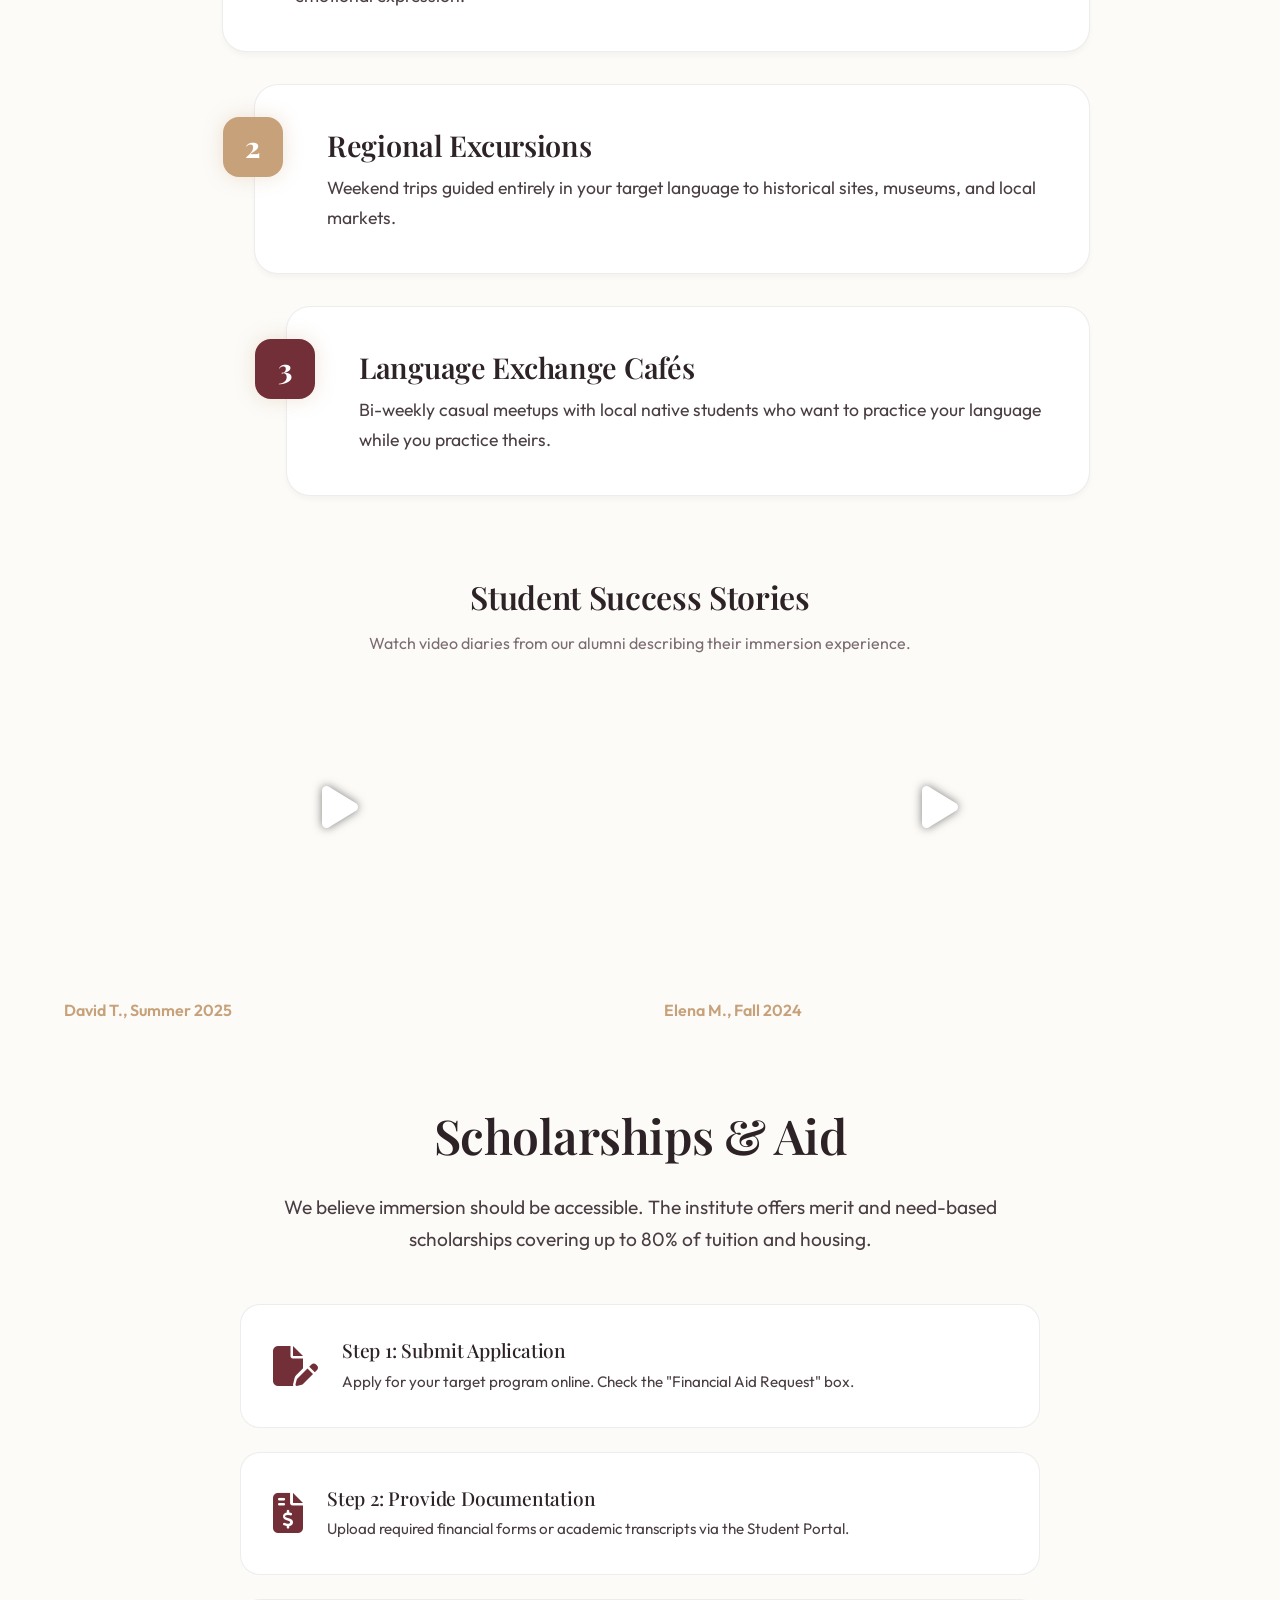
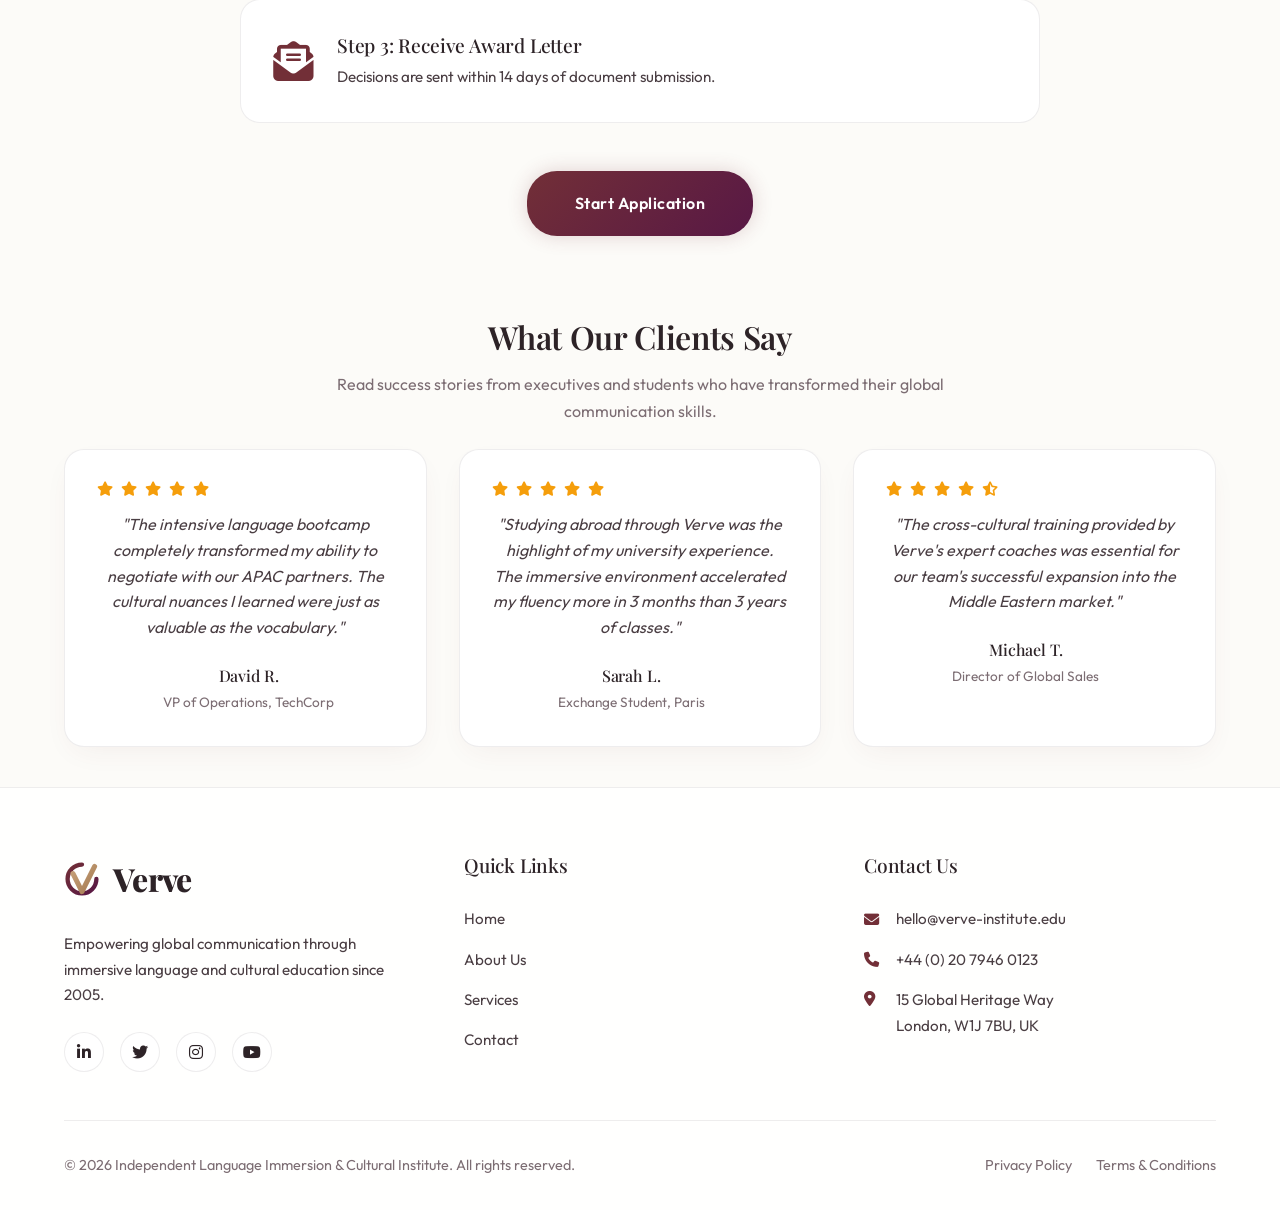
<file: home2.html>
<!DOCTYPE html>
<html lang="en" dir="ltr" data-theme="light">

<head>
    <meta charset="UTF-8">
    <meta name="viewport" content="width=device-width, initial-scale=1.0">
    <title>Student Immersion - Verve</title>
    <link rel="icon" type="image/png" href="favicon.png">
    <link rel="stylesheet" href="style.css">
    <link rel="stylesheet" href="https://cdnjs.cloudflare.com/ajax/libs/font-awesome/6.4.0/css/all.min.css">
</head>

<body>
    <header class="header">
        <a href="index.html" class="logo">
            <svg class="verve-logo-svg" width="36" height="36" viewBox="0 0 100 100" xmlns="http://www.w3.org/2000/svg"><defs><linearGradient id="logo-grad" x1="0%" y1="0%" x2="100%" y2="100%"><stop offset="0%" stop-color="#722f37" /><stop offset="100%" stop-color="#581845" /></linearGradient><linearGradient id="logo-accent" x1="0%" y1="0%" x2="100%" y2="100%"><stop offset="0%" stop-color="#c7a17a" /><stop offset="100%" stop-color="#a67c52" /></linearGradient></defs><path d="M50 10 A 40 40 0 1 0 90 50" fill="none" stroke="url(#logo-grad)" stroke-width="12" stroke-linecap="round"/><path d="M25 35 L50 85 L85 15" fill="none" stroke="url(#logo-accent)" stroke-width="14" stroke-linecap="round" stroke-linejoin="round"/></svg>
            Verve<span>.</span>
        </a>

        <nav>
            <ul class="nav-menu">
                <li class="nav-item active">
                    Home <i class="fa-solid fa-chevron-down" style="font-size: 0.8em; margin-left: 4px;"></i>
                    <div class="dropdown-menu">
                        <a href="index.html" class="dropdown-item">Home 1</a>
                        <a href="home2.html" class="dropdown-item">Home 2</a>
                    </div>
                </li>
                <li class="nav-item"><a href="about.html">About</a></li>
                <li class="nav-item"><a href="services.html">Services</a></li>
                <li class="nav-item"><a href="courses.html">Courses</a></li>
                <li class="nav-item"><a href="blog.html">Blog</a></li>
                <li class="nav-item"><a href="contact.html">Contact</a></li>
                <li class="nav-item">
                    Dashboards <i class="fa-solid fa-chevron-down" style="font-size: 0.8em; margin-left: 4px;"></i>
                    <div class="dropdown-menu">
                        <a href="dashboard.html" class="dropdown-item">Learner Portal</a>
                        <a href="admin.html" class="dropdown-item">Admin Portal</a>
                    </div>
                </li>

                <li class="nav-item mobile-auth-btn" style="display: none; width: 100%; margin-top: 1rem; gap: 0.5rem;">
                    <a href="sign-in.html" class="btn btn-outline"
                        style="width: 100%; text-align: center; justify-content: center;">Sign In</a>
                    <a href="sign-up.html" class="btn btn-primary"
                        style="width: 100%; text-align: center; justify-content: center;">Apply Now</a>
                </li>
            </ul>
        </nav>

        <div class="header-actions">
            <a href="sign-in.html" class="btn btn-outline" style="padding: 0.5rem 1.2rem; font-size: 0.9rem;">Sign
                In</a>
            <a href="sign-up.html" class="btn btn-primary" style="padding: 0.5rem 1.2rem; font-size: 0.9rem;">Apply
                Now</a>

            <button class="hamburger" id="hamburger-btn" aria-label="Toggle Navigation">
                <i class="fa-solid fa-bars"></i>
            </button>
            <button class="toggle-btn" id="dir-toggle" title="Toggle RTL/LTR">LTR</button>
            <button class="toggle-btn" id="theme-toggle" title="Toggle Dark/Light Mode">
                <i class="fa-solid fa-circle-half-stroke"></i>
            </button>
        </div>
    </header>

    <main>
        <!-- Section 1: Hero (Layout: Full-Width Image Banner with Center Text Box) -->
        <section class="hero-section-container"
            style="position: relative; min-height: calc(100vh - 70px); display: flex; align-items: center; justify-content: center; padding: 6rem 5% 4rem 5%;">
            <div style="position: absolute; top: 0; left: 0; width: 100%; height: 100%; z-index: 1;">
                <div
                    style="height: 100%; width: 100%; border-radius: 0; border: none; background: url('https://images.unsplash.com/photo-1523240795612-9a054b0db644?ixlib=rb-4.0.3&auto=format&fit=crop&w=1200&q=80') center/cover no-repeat;">
                </div>
            </div>

            <!-- Dark Overlay for text readability -->
            <div
                style="position: absolute; top: 0; left: 0; width: 100%; height: 100%; background: rgba(0,0,0,0.4); z-index: 2;">
            </div>

            <div class="hero-content-box">
                <span
                    style="display: inline-block; padding: 0.5rem 1rem; background: var(--primary-glow); color: var(--primary-color); border-radius: 20px; font-weight: 700; margin-bottom: 1.5rem;">For
                    University & High School Students</span>
                <h1 class="hero-title"
                    style="line-height: 1.1; margin-bottom: 1.5rem; font-family: var(--font-heading);">Study Abroad.
                    Live the Language.</h1>
                <p class="hero-subtitle" style="color: var(--text-secondary); margin-bottom: 2rem;">Immersive summer and
                    semester exchange programs designed to rapidly accelerate fluency through authentic cultural
                    integration.</p>
                <div class="hero-buttons" style="justify-content: center;">
                    <a href="#destinations" class="btn btn-primary">View Destinations</a>
                </div>
            </div>
        </section>

        <!-- Section 2: Study Abroad Destinations (Layout: Image Grid with Overlays) -->
        <section id="destinations" class="section">
            <div class="section-title">
                <h2>Global Campuses</h2>
                <p>Choose from our accredited partner institutes located in the heart of cultural capitals.</p>
            </div>
            <div class="global-campuses-grid">
                <!-- Destination 1 (Main Feature) -->
                <div class="campus-main">
                    <div
                        style="height: 100%; width: 100%; background: url('https://images.unsplash.com/photo-1540959733332-eab4deabeeaf?ixlib=rb-4.0.3&auto=format&fit=crop&w=1200&q=80') center/cover no-repeat; transition: transform 0.5s ease;" onmouseover="this.style.transform='scale(1.05)'" onmouseout="this.style.transform='scale(1)'">
                    </div>
                    <div
                        style="position: absolute; bottom: 0; left: 0; width: 100%; padding: 3rem; background: linear-gradient(to top, rgba(0,0,0,0.95), transparent); color: white; pointer-events: none;">
                        <h3 style="font-size: 2.5rem; font-family: var(--font-heading); color: white; margin-bottom: 0.5rem;">Tokyo, Japan</h3>
                        <p style="opacity: 0.9; font-size: 1.1rem;">Intensive Japanese & Manga Culture</p>
                    </div>
                </div>
                
                <!-- Destination 2 & 3 (Stacked Stack) -->
                <div class="campus-stack">
                    <!-- Destination 2 (Madrid) -->
                    <div class="campus-stack-item1">
                        <div
                            style="height: 100%; width: 100%; background: url('https://images.unsplash.com/photo-1539037116277-4db20889f2d4?ixlib=rb-4.0.3&auto=format&fit=crop&w=600&q=80') center/cover no-repeat; transition: transform 0.5s ease;" onmouseover="this.style.transform='scale(1.05)'" onmouseout="this.style.transform='scale(1)'">
                        </div>
                        <div
                            style="position: absolute; bottom: 0; left: 0; width: 100%; padding: 2rem; background: linear-gradient(to top, rgba(0,0,0,0.9), transparent); color: white; pointer-events: none;">
                            <h3 style="font-size: 1.8rem; font-family: var(--font-heading); color: white;">Madrid, Spain</h3>
                            <p style="opacity: 0.9;">Spanish Literature & Flamenco Arts</p>
                        </div>
                    </div>
                    
                    <!-- Destination 3 (Paris) -->
                    <div class="campus-stack-item2">
                        <div
                            style="height: 100%; width: 100%; background: url('https://images.unsplash.com/photo-1502602898657-3e91760cbb34?ixlib=rb-4.0.3&auto=format&fit=crop&w=600&q=80') center/cover no-repeat; transition: transform 0.5s ease;" onmouseover="this.style.transform='scale(1.05)'" onmouseout="this.style.transform='scale(1)'">
                        </div>
                        <div
                            style="position: absolute; bottom: 0; left: 0; width: 100%; padding: 2rem; background: linear-gradient(to top, rgba(0,0,0,0.9), transparent); color: white; pointer-events: none;">
                            <h3 style="font-size: 1.8rem; font-family: var(--font-heading); color: white;">Paris, France</h3>
                            <p style="opacity: 0.9;">Conversational French & Culinary Arts</p>
                        </div>
                    </div>
                </div>
            </div>
        </section>

        <!-- Section 2.5: Youth Summer Camps -->
        <section class="section" style="background: var(--bg-elevated); margin-top: 4rem;">
            <div style="display: flex; gap: 4rem; max-width: 1200px; margin: 0 auto; align-items: center; flex-wrap: wrap;">
                <div style="flex: 1; min-width: 250px;">
                    <div style="width: 80px; height: 80px; background: var(--primary-glow); border-radius: 24px; display: flex; align-items: center; justify-content: center; margin-bottom: 2rem;">
                        <i class="fa-solid fa-campground" style="font-size: 3rem; color: var(--primary-color);"></i>
                    </div>
                    <h2 style="font-size: 3rem; margin-bottom: 1rem;">Youth Summer Camps</h2>
                    <p style="color: var(--text-secondary); margin-bottom: 2rem; font-size: 1.1rem; line-height: 1.7;">
                        Immersive 4-week language camps for ages 12-17. Combining outdoor adventure with strict target-language requirements, ensuring rapid fluency through immersive activities.
                    </p>
                    <a href="#destinations" class="btn btn-outline">Explore Youth Programs</a>
                </div>
                <div style="flex: 1; min-width: 250px;">
                    <div style="height: 400px; border-radius: 40px; background: url('https://images.unsplash.com/photo-1523580494863-6f3031224c94?ixlib=rb-4.0.3&auto=format&fit=crop&w=800&q=80') center/cover no-repeat; box-shadow: var(--shadow-elevated);"></div>
                </div>
            </div>
        </section>

        <!-- Section 3: Campus Life & Housing (Layout: Masonry / Asymmetric Image Grid) -->
        <section class="section" style="background: var(--bg-secondary);">
            <div style="display: flex; gap: 4rem; align-items: center; flex-wrap: wrap;">
                <div style="flex: 1; min-width: 250px;">
                    <h2 style="font-size: 3.5rem; margin-bottom: 1.5rem;">Immersive Campus Life</h2>
                    <p style="color: var(--text-secondary); font-size: 1.2rem; margin-bottom: 2rem;">Live with carefully
                        vetted host families or in our international student dormitories. Every interaction, from
                        breakfast to bedtime, is an opportunity to practice.</p>
                    <ul style="list-style: none; margin-bottom: 2rem;">
                        <li
                            style="margin-bottom: 1rem; display: flex; align-items: center; gap: 1rem; font-size: 1.1rem; font-weight: 500;">
                            <i class="fa-solid fa-house" style="color: var(--accent); font-size: 1.5rem;"></i> Verified
                            Host Families
                        </li>
                        <li
                            style="margin-bottom: 1rem; display: flex; align-items: center; gap: 1rem; font-size: 1.1rem; font-weight: 500;">
                            <i class="fa-solid fa-bed" style="color: var(--accent); font-size: 1.5rem;"></i> Modern
                            Dormitories
                        </li>
                        <li style="display: flex; align-items: center; gap: 1rem; font-size: 1.1rem; font-weight: 500;">
                            <i class="fa-solid fa-utensils" style="color: var(--accent); font-size: 1.5rem;"></i> Native
                            Culinary Plans
                        </li>
                    </ul>
                </div>
                <div style="flex: 1.5; min-width: 250px; display: grid; grid-template-columns: 1fr 1fr; gap: 1rem;">
                    <div style="display: flex; flex-direction: column; gap: 1rem;">
                        <div
                            style="height: 300px; border-radius: 20px; background: url('https://images.unsplash.com/photo-1522771739844-6a9f6d5f14af?ixlib=rb-4.0.3&auto=format&fit=crop&w=400&q=80') center/cover no-repeat;">
                        </div>
                        <div
                            style="height: 200px; border-radius: 20px; background: url('https://images.unsplash.com/photo-1555854877-bab0e564b8d5?ixlib=rb-4.0.3&auto=format&fit=crop&w=400&q=80') center/cover no-repeat;">
                        </div>
                    </div>
                    <div style="display: flex; flex-direction: column; gap: 1rem; margin-top: 3rem;">
                        <div
                            style="height: 200px; border-radius: 20px; background: url('https://images.unsplash.com/photo-1528698827591-e19ccd7bc23d?ixlib=rb-4.0.3&auto=format&fit=crop&w=400&q=80') center/cover no-repeat;">
                        </div>
                        <div
                            style="height: 300px; border-radius: 20px; background: url('https://images.unsplash.com/photo-1505691938895-1758d7feb511?ixlib=rb-4.0.3&auto=format&fit=crop&w=400&q=80') center/cover no-repeat;">
                        </div>
                    </div>
                </div>
            </div>
        </section>

        <!-- Section 4: Extracurriculars (Layout: Overlapping Numbered Cards) -->
        <section class="section">
            <div class="section-title">
                <h2>Beyond the Classroom</h2>
                <p>Language is lived. Join our student clubs to learn vocabulary through action.</p>
            </div>

            <div
                style="display: flex; flex-direction: column; gap: 2rem; max-width: 900px; margin: 0 auto; padding-left: 2rem;">
                <!-- Activity 1 -->
                <div
                    style="background: var(--bg-secondary); border-radius: 24px; padding: 2.5rem; position: relative; border: 1px solid var(--border); box-shadow: var(--shadow-sm);">
                    <div
                        style="position: absolute; left: -2rem; top: 2rem; width: 60px; height: 60px; background: var(--primary-color); color: white; display: flex; align-items: center; justify-content: center; border-radius: 16px; font-size: 1.8rem; font-family: var(--font-heading); font-weight: 800; box-shadow: var(--shadow-glow);">
                        1</div>
                    <h3 style="margin-left: 2rem; font-size: 1.8rem; margin-bottom: 0.5rem;">Cinema & Theater Club</h3>
                    <p style="margin-left: 2rem; color: var(--text-secondary); font-size: 1.1rem;">Watch, analyze, and
                        act out scenes from foreign cinema to master colloquial slang and emotional expression.</p>
                </div>
                <!-- Activity 2 -->
                <div
                    style="background: var(--bg-secondary); border-radius: 24px; padding: 2.5rem; position: relative; border: 1px solid var(--border); box-shadow: var(--shadow-sm); margin-left: 2rem;">
                    <div
                        style="position: absolute; left: -2rem; top: 2rem; width: 60px; height: 60px; background: var(--accent); color: white; display: flex; align-items: center; justify-content: center; border-radius: 16px; font-size: 1.8rem; font-family: var(--font-heading); font-weight: 800; box-shadow: var(--shadow-glow);">
                        2</div>
                    <h3 style="margin-left: 2rem; font-size: 1.8rem; margin-bottom: 0.5rem;">Regional Excursions</h3>
                    <p style="margin-left: 2rem; color: var(--text-secondary); font-size: 1.1rem;">Weekend trips guided
                        entirely in your target language to historical sites, museums, and local markets.</p>
                </div>
                <!-- Activity 3 -->
                <div
                    style="background: var(--bg-secondary); border-radius: 24px; padding: 2.5rem; position: relative; border: 1px solid var(--border); box-shadow: var(--shadow-sm); margin-left: 4rem;">
                    <div
                        style="position: absolute; left: -2rem; top: 2rem; width: 60px; height: 60px; background: var(--primary-color); color: white; display: flex; align-items: center; justify-content: center; border-radius: 16px; font-size: 1.8rem; font-family: var(--font-heading); font-weight: 800; box-shadow: var(--shadow-glow);">
                        3</div>
                    <h3 style="margin-left: 2rem; font-size: 1.8rem; margin-bottom: 0.5rem;">Language Exchange Cafés
                    </h3>
                    <p style="margin-left: 2rem; color: var(--text-secondary); font-size: 1.1rem;">Bi-weekly casual
                        meetups with local native students who want to practice your language while you practice theirs.
                    </p>
                </div>
            </div>
        </section>

        <!-- Section 5: Alumni Stories (Layout: Video Player Placeholders) -->
        <section class="section">
            <div class="section-title">
                <h2>Student Success Stories</h2>
                <p style="color: var(--text-muted);">Watch video diaries from our alumni describing their immersion
                    experience.</p>
            </div>

            <div style="display: grid; grid-template-columns: repeat(auto-fit, minmax(400px, 1fr)); gap: 3rem;">
                <div>
                    <div
                        style="height: 250px; border-radius: 20px; margin-bottom: 1.5rem; position: relative; background: url('https://images.unsplash.com/photo-1493976040374-85c8e12f0c0e?ixlib=rb-4.0.3&auto=format&fit=crop&w=600&q=80') center/cover no-repeat; display: flex; align-items: center; justify-content: center;">
                        <i class="fa-solid fa-play"
                            style="font-size: 3rem; color: white; text-shadow: 0 0 10px rgba(0,0,0,0.5);"></i>
                    </div>
                    <h3 style="font-size: 1.5rem; color: var(--bg-primary); margin-bottom: 0.5rem;">"I found my second
                        home in Kyoto."</h3>
                    <p style="color: var(--accent); font-weight: 600;">David T., Summer 2025</p>
                </div>
                <div>
                    <div
                        style="height: 250px; border-radius: 20px; margin-bottom: 1.5rem; position: relative; background: url('https://images.unsplash.com/photo-1511895426328-dc8714191300?ixlib=rb-4.0.3&auto=format&fit=crop&w=600&q=80') center/cover no-repeat; display: flex; align-items: center; justify-content: center;">
                        <i class="fa-solid fa-play"
                            style="font-size: 3rem; color: white; text-shadow: 0 0 10px rgba(0,0,0,0.5);"></i>
                    </div>
                    <h3 style="font-size: 1.5rem; color: var(--bg-primary); margin-bottom: 0.5rem;">"The host family
                        changed my life."</h3>
                    <p style="color: var(--accent); font-weight: 600;">Elena M., Fall 2024</p>
                </div>
            </div>
        </section>

        <!-- Section 6: Scholarships (Layout: Stepper / Process List) -->
        <section class="section">
            <div style="text-align: center; max-width: 800px; margin: 0 auto;">
                <h2 style="font-size: 3rem; margin-bottom: 1.5rem;">Scholarships & Aid</h2>
                <p style="color: var(--text-secondary); font-size: 1.2rem; margin-bottom: 3rem;">We believe immersion
                    should be accessible. The institute offers merit and need-based scholarships covering up to 80% of
                    tuition and housing.</p>

                <div style="display: flex; flex-direction: column; gap: 1.5rem; text-align: left;">
                    <div
                        style="display: flex; align-items: center; gap: 1.5rem; padding: 2rem; border-radius: 20px; background: var(--bg-secondary); border: 1px solid var(--border);">
                        <i class="fa-solid fa-file-pen" style="font-size: 2.5rem; color: var(--primary-color);"></i>
                        <div>
                            <h4 style="font-size: 1.2rem; margin-bottom: 0.3rem;">Step 1: Submit Application</h4>
                            <p style="color: var(--text-secondary); font-size: 0.95rem;">Apply for your target program
                                online. Check the "Financial Aid Request" box.</p>
                        </div>
                    </div>
                    <div
                        style="display: flex; align-items: center; gap: 1.5rem; padding: 2rem; border-radius: 20px; background: var(--bg-secondary); border: 1px solid var(--border);">
                        <i class="fa-solid fa-file-invoice-dollar"
                            style="font-size: 2.5rem; color: var(--primary-color);"></i>
                        <div>
                            <h4 style="font-size: 1.2rem; margin-bottom: 0.3rem;">Step 2: Provide Documentation</h4>
                            <p style="color: var(--text-secondary); font-size: 0.95rem;">Upload required financial forms
                                or academic transcripts via the Student Portal.</p>
                        </div>
                    </div>
                    <div
                        style="display: flex; align-items: center; gap: 1.5rem; padding: 2rem; border-radius: 20px; background: var(--bg-secondary); border: 1px solid var(--border);">
                        <i class="fa-solid fa-envelope-open-text"
                            style="font-size: 2.5rem; color: var(--primary-color);"></i>
                        <div>
                            <h4 style="font-size: 1.2rem; margin-bottom: 0.3rem;">Step 3: Receive Award Letter</h4>
                            <p style="color: var(--text-secondary); font-size: 0.95rem;">Decisions are sent within 14
                                days of document submission.</p>
                        </div>
                    </div>
                </div>

                <div style="margin-top: 3rem;">
                    <a href="sign-up.html" class="btn btn-primary" style="padding: 1.2rem 3rem;">Start Application</a>
                </div>
            </div>
        </section>

        <!-- Section: Testimonials (Layout: Grid of Cards) -->
        <section class="section" style="background: var(--bg-primary);">
            <div class="section-title">
                <h2>What Our Clients Say</h2>
                <p>Read success stories from executives and students who have transformed their global communication
                    skills.</p>
            </div>

            <div
                style="display: grid; grid-template-columns: repeat(auto-fit, minmax(300px, 1fr)); gap: 2rem; max-width: 1200px; margin: 0 auto;">
                <!-- Testimonial 1 -->
                <div class="card" style="padding: 2rem; border-radius: 20px;">
                    <div style="display: flex; gap: 0.5rem; color: #f59e0b; margin-bottom: 1rem; font-size: 0.9rem;">
                        <i class="fa-solid fa-star"></i><i class="fa-solid fa-star"></i><i
                            class="fa-solid fa-star"></i><i class="fa-solid fa-star"></i><i
                            class="fa-solid fa-star"></i>
                    </div>
                    <p
                        style="color: var(--text-secondary); font-style: italic; margin-bottom: 1.5rem; line-height: 1.6;">
                        "The intensive language bootcamp completely transformed my ability to negotiate with our APAC
                        partners. The cultural nuances I learned were just as valuable as the vocabulary."</p>
                    <div style="display: flex; align-items: center; gap: 1rem;">
                        <div
                            style="width: 50px; height: 50px; border-radius: 50%; background: url('https://images.unsplash.com/photo-1560250097-0b93528c311a?ixlib=rb-4.0.3&auto=format&fit=crop&w=200&q=80') center/cover no-repeat;">
                        </div>
                        <div>
                            <h4 style="margin-bottom: 0.2rem; font-size: 1rem;">David R.</h4>
                            <p style="color: var(--text-muted); font-size: 0.85rem;">VP of Operations, TechCorp</p>
                        </div>
                    </div>
                </div>

                <!-- Testimonial 2 -->
                <div class="card" style="padding: 2rem; border-radius: 20px;">
                    <div style="display: flex; gap: 0.5rem; color: #f59e0b; margin-bottom: 1rem; font-size: 0.9rem;">
                        <i class="fa-solid fa-star"></i><i class="fa-solid fa-star"></i><i
                            class="fa-solid fa-star"></i><i class="fa-solid fa-star"></i><i
                            class="fa-solid fa-star"></i>
                    </div>
                    <p
                        style="color: var(--text-secondary); font-style: italic; margin-bottom: 1.5rem; line-height: 1.6;">
                        "Studying abroad through Verve was the highlight of my university experience. The immersive
                        environment accelerated my fluency more in 3 months than 3 years of classes."</p>
                    <div style="display: flex; align-items: center; gap: 1rem;">
                        <div
                            style="width: 50px; height: 50px; border-radius: 50%; background: url('https://images.unsplash.com/photo-1573497019940-1c28c88b4f3e?ixlib=rb-4.0.3&auto=format&fit=crop&w=200&q=80') center/cover no-repeat;">
                        </div>
                        <div>
                            <h4 style="margin-bottom: 0.2rem; font-size: 1rem;">Sarah L.</h4>
                            <p style="color: var(--text-muted); font-size: 0.85rem;">Exchange Student, Paris</p>
                        </div>
                    </div>
                </div>

                <!-- Testimonial 3 -->
                <div class="card" style="padding: 2rem; border-radius: 20px;">
                    <div style="display: flex; gap: 0.5rem; color: #f59e0b; margin-bottom: 1rem; font-size: 0.9rem;">
                        <i class="fa-solid fa-star"></i><i class="fa-solid fa-star"></i><i
                            class="fa-solid fa-star"></i><i class="fa-solid fa-star"></i><i
                            class="fa-solid fa-star-half-stroke"></i>
                    </div>
                    <p
                        style="color: var(--text-secondary); font-style: italic; margin-bottom: 1.5rem; line-height: 1.6;">
                        "The cross-cultural training provided by Verve's expert coaches was essential for our team's
                        successful expansion into the Middle Eastern market."</p>
                    <div style="display: flex; align-items: center; gap: 1rem;">
                        <div
                            style="width: 50px; height: 50px; border-radius: 50%; background: url('https://images.unsplash.com/photo-1507003211169-0a1dd7228f2d?ixlib=rb-4.0.3&auto=format&fit=crop&w=200&q=80') center/cover no-repeat;">
                        </div>
                        <div>
                            <h4 style="margin-bottom: 0.2rem; font-size: 1rem;">Michael T.</h4>
                            <p style="color: var(--text-muted); font-size: 0.85rem;">Director of Global Sales</p>
                        </div>
                    </div>
                </div>
            </div>
        </section>

    </main>

    <footer class="footer"
        style="padding: 4rem 5% 2rem; background: var(--bg-elevated); border-top: 1px solid var(--border); box-shadow: 0 -10px 30px -10px rgba(0,0,0,0.05); margin-top: auto;">
        <div
            style="max-width: 1200px; margin: 0 auto; display: grid; grid-template-columns: repeat(auto-fit, minmax(250px, 1fr)); gap: 3rem; margin-bottom: 3rem;">

            <!-- Brand & About -->
            <div>
                <a href="index.html" class="logo" style="margin-bottom: 1.5rem; justify-content: flex-start;">
                    <svg class="verve-logo-svg" width="36" height="36" viewBox="0 0 100 100" xmlns="http://www.w3.org/2000/svg"><defs><linearGradient id="logo-grad" x1="0%" y1="0%" x2="100%" y2="100%"><stop offset="0%" stop-color="#722f37" /><stop offset="100%" stop-color="#581845" /></linearGradient><linearGradient id="logo-accent" x1="0%" y1="0%" x2="100%" y2="100%"><stop offset="0%" stop-color="#c7a17a" /><stop offset="100%" stop-color="#a67c52" /></linearGradient></defs><path d="M50 10 A 40 40 0 1 0 90 50" fill="none" stroke="url(#logo-grad)" stroke-width="12" stroke-linecap="round"/><path d="M25 35 L50 85 L85 15" fill="none" stroke="url(#logo-accent)" stroke-width="14" stroke-linecap="round" stroke-linejoin="round"/></svg>
                    Verve<span>.</span>
                </a>
                <p style="color: var(--text-secondary); margin-bottom: 1.5rem; font-size: 0.95rem;">Empowering global
                    communication through immersive language and cultural education since 2005.</p>
                <div style="display: flex; gap: 1rem;">
                    <a href="#" class="social-icon"><i class="fa-brands fa-linkedin-in"></i></a>
                    <a href="#" class="social-icon"><i class="fa-brands fa-twitter"></i></a>
                    <a href="#" class="social-icon"><i class="fa-brands fa-instagram"></i></a>
                    <a href="#" class="social-icon"><i class="fa-brands fa-youtube"></i></a>
                </div>
            </div>

            <!-- Quick Links -->
            <div>
                <h4
                    style="font-size: 1.2rem; margin-bottom: 1.5rem; color: var(--text-primary); font-family: var(--font-heading);">
                    Quick Links</h4>
                <ul style="display: flex; flex-direction: column; gap: 0.5rem;">
                    <li><a href="index.html" class="footer-link">Home</a></li>
                    <li><a href="about.html" class="footer-link">About Us</a></li>
                    <li><a href="services.html" class="footer-link">Services</a></li>
                    <li><a href="contact.html" class="footer-link">Contact</a></li>
                </ul>
            </div>

            <!-- Contact Info -->
            <div>
                <h4
                    style="font-size: 1.2rem; margin-bottom: 1.5rem; color: var(--text-primary); font-family: var(--font-heading);">
                    Contact Us</h4>
                <ul style="display: flex; flex-direction: column; gap: 0.5rem;">
                    <li><a href="mailto:hello@verve-institute.edu" class="footer-contact"><i
                                class="fa-solid fa-envelope" style="color: var(--primary-color); width: 20px;"></i>
                            hello@verve-institute.edu</a></li>
                    <li><a href="tel:+442079460123" class="footer-contact"><i class="fa-solid fa-phone"
                                style="color: var(--primary-color); width: 20px;"></i> +44 (0) 20 7946 0123</a></li>
                    <li
                        style="display: flex; gap: 12px; color: var(--text-secondary); font-size: 0.95rem; padding: 0.2rem 0;">
                        <i class="fa-solid fa-location-dot"
                            style="color: var(--primary-color); margin-top: 4px; width: 20px;"></i> 15 Global Heritage
                        Way<br>London, W1J 7BU, UK</li>
                </ul>
            </div>
        </div>

        <!-- Bottom Bar -->
        <div
            style="max-width: 1200px; margin: 0 auto; padding-top: 2rem; border-top: 1px solid var(--border); display: flex; justify-content: space-between; align-items: center; flex-wrap: wrap; gap: 1rem;">
            <p style="color: var(--text-muted); font-size: 0.9rem;">&copy; 2026 Independent Language Immersion &
                Cultural Institute. All rights reserved.</p>
            <div style="display: flex; gap: 1.5rem;">
                <a href="#" class="footer-bottom-link">Privacy Policy</a>
                <a href="#" class="footer-bottom-link">Terms & Conditions</a>
            </div>
        </div>
    </footer>

    <script src="script.js"></script>
</body>

</html>
</file>
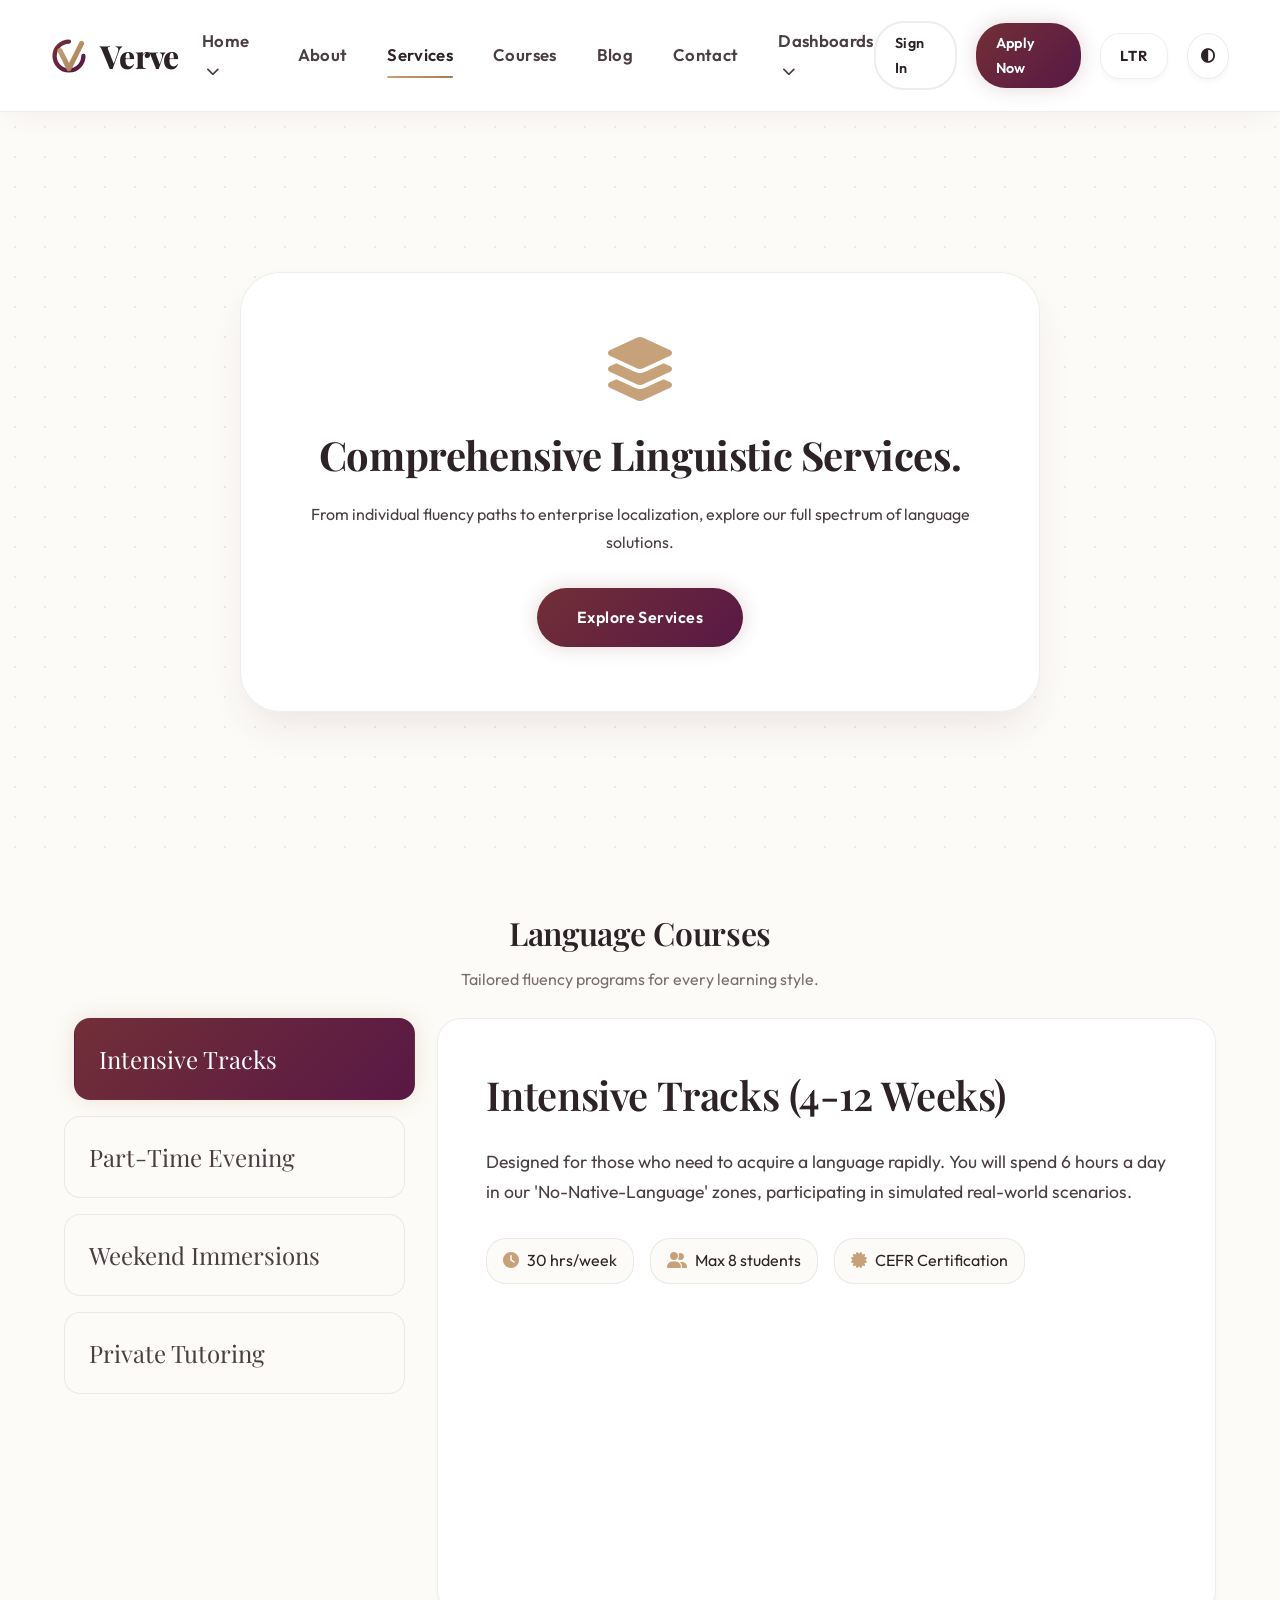
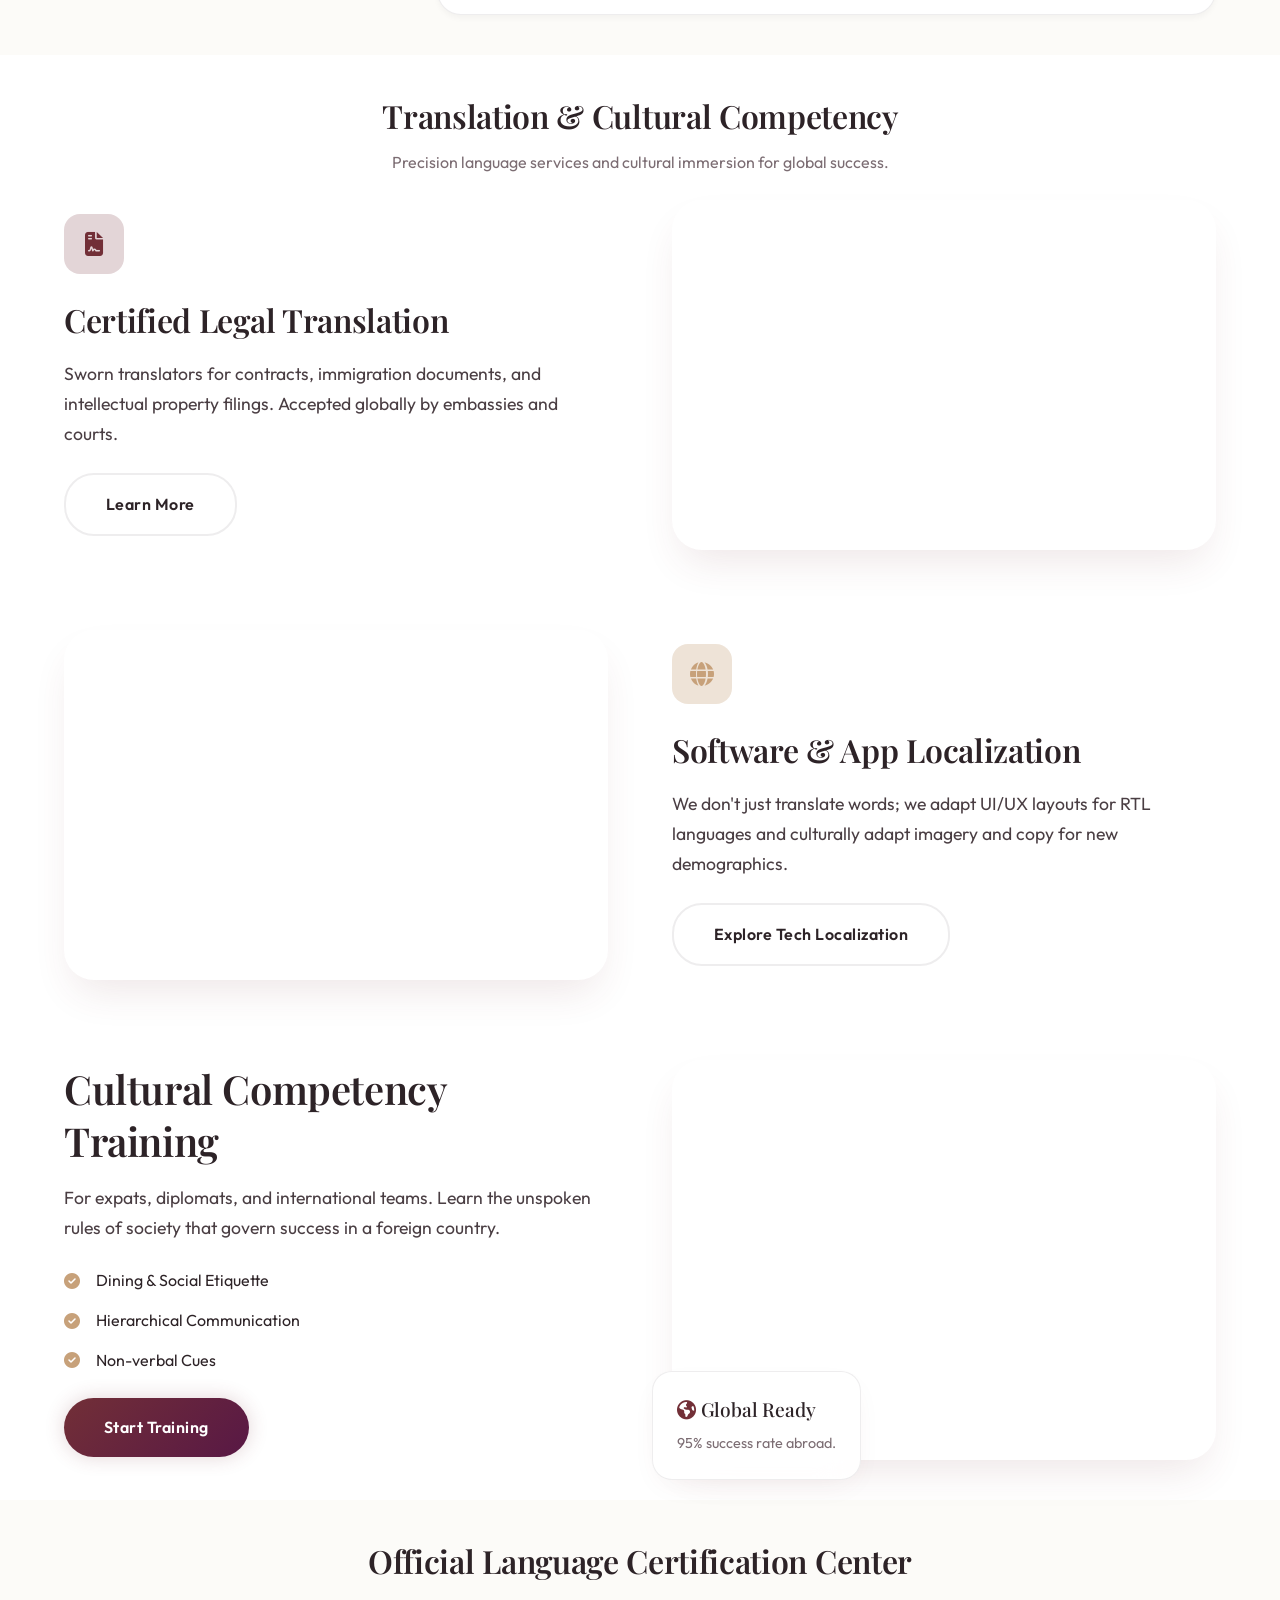
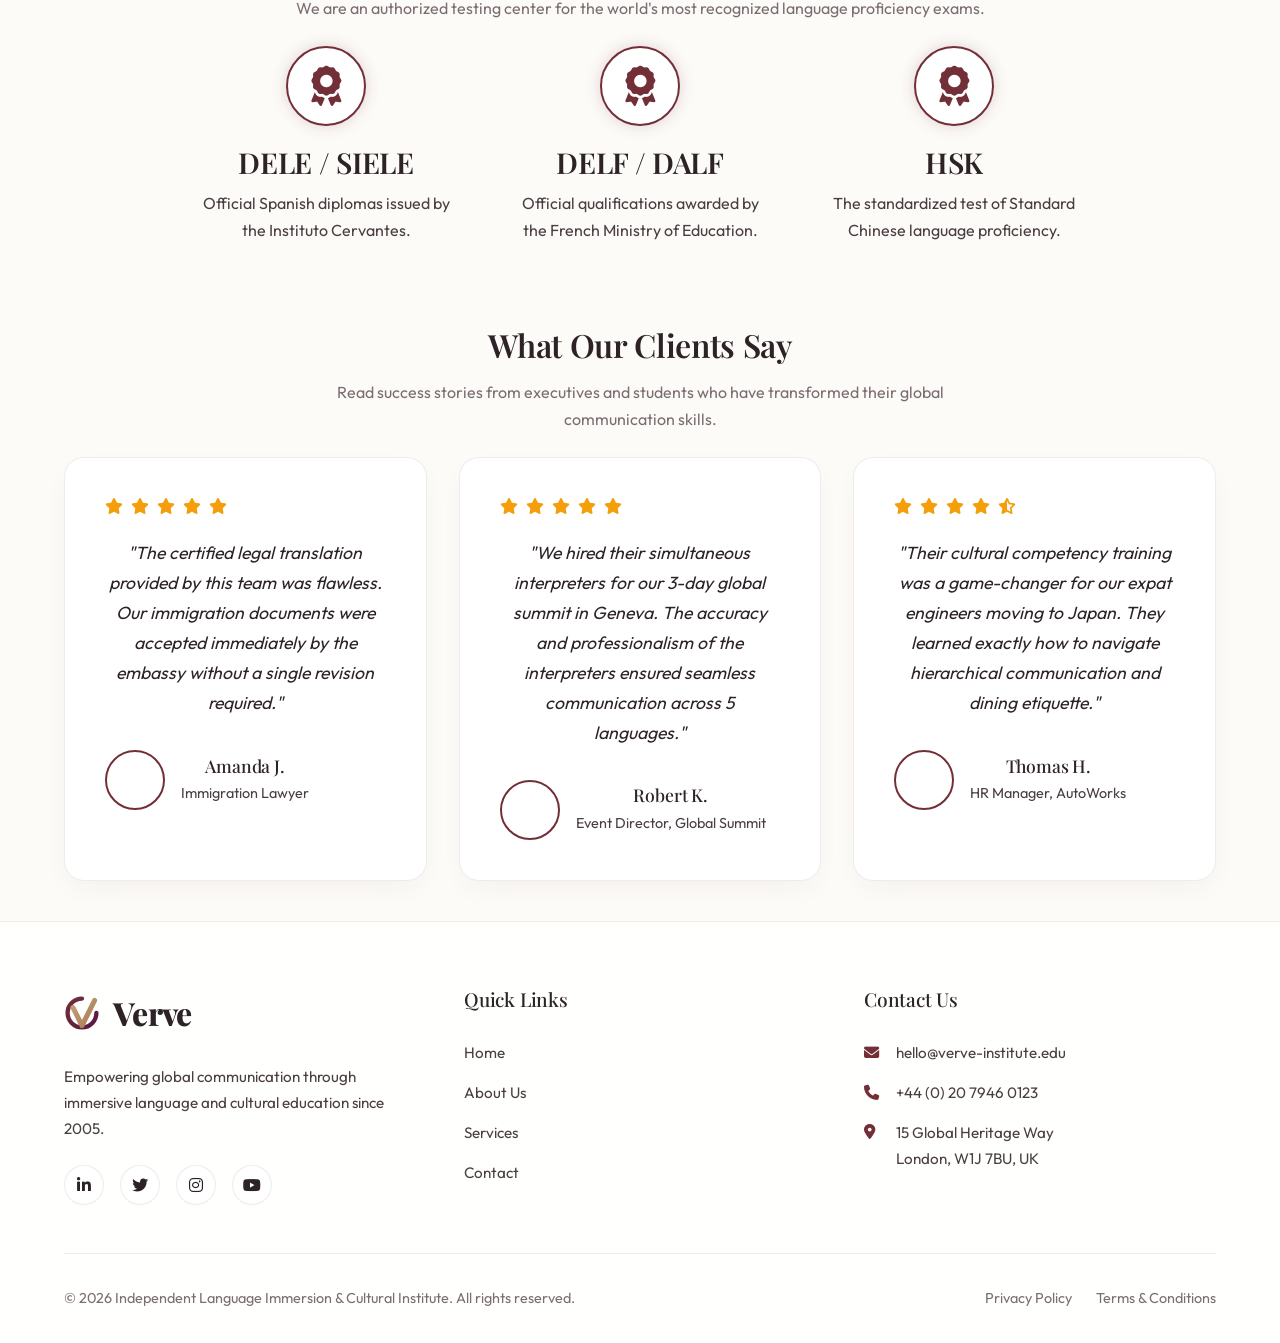
<file: services.html>
<!DOCTYPE html>
<html lang="en" dir="ltr" data-theme="light">

<head>
    <meta charset="UTF-8">
    <meta name="viewport" content="width=device-width, initial-scale=1.0">
    <title>Our Services - Verve</title>
    <link rel="icon" type="image/png" href="favicon.png">
    <link rel="stylesheet" href="style.css">
    <link rel="stylesheet" href="https://cdnjs.cloudflare.com/ajax/libs/font-awesome/6.4.0/css/all.min.css">
    <style>
        /* Custom CSS for Services Layouts to ensure uniqueness */
        .service-tabs {
            display: flex;
            gap: 2rem;
            max-width: 1200px;
            margin: 0 auto;
        }

        .tab-list {
            flex: 1;
            min-width: 250px;
            display: flex;
            flex-direction: column;
            gap: 1rem;
        }

        .tab-btn {
            text-align: left;
            padding: 1.5rem;
            background: var(--bg-primary);
            border: 1px solid var(--border);
            border-radius: 16px;
            cursor: pointer;
            transition: var(--transition);
            font-family: var(--font-heading);
            font-size: 1.5rem;
            color: var(--text-secondary);
        }

        .tab-btn.active {
            background: var(--primary-gradient);
            color: white;
            border-color: transparent;
            box-shadow: var(--shadow-glow);
            transform: translateX(10px);
        }

        .tab-content {
            flex: 2;
            background: var(--bg-secondary);
            border-radius: 24px;
            padding: 3rem;
            border: 1px solid var(--border);
            box-shadow: var(--shadow-sm);
        }

        .cert-badge {
            background: var(--bg-secondary);
            border: 2px solid var(--primary-color);
            box-shadow: 0 0 15px var(--primary-glow);
            border-radius: 50%;
            width: 80px;
            height: 80px;
            margin: 0 auto 1rem;
            display: flex;
            align-items: center;
            justify-content: center;
            font-size: 2.5rem;
            color: var(--primary-color);
            transition: var(--transition);
        }

        @media (max-width: 768px) {
            .service-tabs {
                flex-direction: column;
            }

            .tab-btn.active {
                transform: translateX(0) translateY(-5px);
            }
        }
    </style>
</head>

<body>
    <header class="header">
        <a href="index.html" class="logo">
            <svg class="verve-logo-svg" width="36" height="36" viewBox="0 0 100 100" xmlns="http://www.w3.org/2000/svg"><defs><linearGradient id="logo-grad" x1="0%" y1="0%" x2="100%" y2="100%"><stop offset="0%" stop-color="#722f37" /><stop offset="100%" stop-color="#581845" /></linearGradient><linearGradient id="logo-accent" x1="0%" y1="0%" x2="100%" y2="100%"><stop offset="0%" stop-color="#c7a17a" /><stop offset="100%" stop-color="#a67c52" /></linearGradient></defs><path d="M50 10 A 40 40 0 1 0 90 50" fill="none" stroke="url(#logo-grad)" stroke-width="12" stroke-linecap="round"/><path d="M25 35 L50 85 L85 15" fill="none" stroke="url(#logo-accent)" stroke-width="14" stroke-linecap="round" stroke-linejoin="round"/></svg>
            Verve<span>.</span>
        </a>

        <nav>
            <ul class="nav-menu">
                <li class="nav-item">
                    Home <i class="fa-solid fa-chevron-down" style="font-size: 0.8em; margin-left: 4px;"></i>
                    <div class="dropdown-menu">
                        <a href="index.html" class="dropdown-item">Home 1</a>
                        <a href="home2.html" class="dropdown-item">Home 2</a>
                    </div>
                </li>
                <li class="nav-item"><a href="about.html">About</a></li>
                <li class="nav-item active"><a href="services.html">Services</a></li>
                <li class="nav-item"><a href="courses.html">Courses</a></li>
                <li class="nav-item"><a href="blog.html">Blog</a></li>
                <li class="nav-item"><a href="contact.html">Contact</a></li>
                <li class="nav-item">
                    Dashboards <i class="fa-solid fa-chevron-down" style="font-size: 0.8em; margin-left: 4px;"></i>
                    <div class="dropdown-menu">
                        <a href="dashboard.html" class="dropdown-item">Learner Portal</a>
                        <a href="admin.html" class="dropdown-item">Admin Portal</a>
                    </div>
                </li>

                <li class="nav-item mobile-auth-btn" style="display: none; width: 100%; margin-top: 1rem; gap: 0.5rem;">
                    <a href="sign-in.html" class="btn btn-outline"
                        style="width: 100%; text-align: center; justify-content: center;">Sign In</a>
                    <a href="sign-up.html" class="btn btn-primary"
                        style="width: 100%; text-align: center; justify-content: center;">Apply Now</a>
                </li>
            </ul>
        </nav>

        <div class="header-actions">
            <a href="sign-in.html" class="btn btn-outline" style="padding: 0.5rem 1.2rem; font-size: 0.9rem;">Sign
                In</a>
            <a href="sign-up.html" class="btn btn-primary" style="padding: 0.5rem 1.2rem; font-size: 0.9rem;">Apply
                Now</a>

            <button class="hamburger" id="hamburger-btn" aria-label="Toggle Navigation">
                <i class="fa-solid fa-bars"></i>
            </button>
            <button class="toggle-btn" id="dir-toggle" title="Toggle RTL/LTR">LTR</button>
            <button class="toggle-btn" id="theme-toggle" title="Toggle Dark/Light Mode">
                <i class="fa-solid fa-circle-half-stroke"></i>
            </button>
        </div>
    </header>

    <main>
        <!-- Section 1: Hero (Layout: Pattern Background with Floating Content) -->
        <section class="section"
            style="background-image: radial-gradient(var(--border) 1px, transparent 1px); background-size: 30px 30px; position: relative; padding: 10rem 5%;">
            <div
                style="max-width: 800px; margin: 0 auto; text-align: center; background: var(--bg-elevated); padding: 4rem; border-radius: 40px; box-shadow: var(--shadow-elevated); border: 1px solid var(--border); backdrop-filter: blur(20px);">
                <i class="fa-solid fa-layer-group"
                    style="font-size: 4rem; color: var(--accent); margin-bottom: 2rem;"></i>
                <h1 class="hero-title"
                    style="line-height: 1.1; margin-bottom: 1.5rem; font-family: var(--font-heading);">Comprehensive
                    Linguistic Services.</h1>
                <p class="hero-subtitle" style="color: var(--text-secondary); margin-bottom: 2rem;">From individual
                    fluency paths to enterprise localization, explore our full spectrum of language solutions.</p>
                <a href="#portfolio" class="btn btn-primary">Explore Services</a>
            </div>
        </section>

        <!-- Section 2: Language Courses (Layout: Vertical Tabs) -->
        <section id="portfolio" class="section">
            <div class="section-title">
                <h2>Language Courses</h2>
                <p>Tailored fluency programs for every learning style.</p>
            </div>

            <div class="service-tabs">
                <div class="tab-list">
                    <button class="tab-btn active">Intensive Tracks</button>
                    <button class="tab-btn">Part-Time Evening</button>
                    <button class="tab-btn">Weekend Immersions</button>
                    <button class="tab-btn">Private Tutoring</button>
                </div>
                <div class="tab-content">
                    <h3 style="font-size: 2.5rem; margin-bottom: 1.5rem; font-family: var(--font-heading);">Intensive
                        Tracks (4-12 Weeks)</h3>
                    <p style="color: var(--text-secondary); font-size: 1.1rem; margin-bottom: 2rem;">Designed for those
                        who need to acquire a language rapidly. You will spend 6 hours a day in our 'No-Native-Language'
                        zones, participating in simulated real-world scenarios.</p>

                    <div style="display: flex; gap: 1rem; flex-wrap: wrap;">
                        <span
                            style="padding: 0.5rem 1rem; background: var(--bg-primary); border: 1px solid var(--border); border-radius: 20px;"><i
                                class="fa-solid fa-clock" style="color: var(--accent); margin-right: 8px;"></i>30
                            hrs/week</span>
                        <span
                            style="padding: 0.5rem 1rem; background: var(--bg-primary); border: 1px solid var(--border); border-radius: 20px;"><i
                                class="fa-solid fa-user-group" style="color: var(--accent); margin-right: 8px;"></i>Max
                            8 students</span>
                        <span
                            style="padding: 0.5rem 1rem; background: var(--bg-primary); border: 1px solid var(--border); border-radius: 20px;"><i
                                class="fa-solid fa-certificate"
                                style="color: var(--accent); margin-right: 8px;"></i>CEFR Certification</span>
                    </div>

                    <div
                        style="height: 250px; border-radius: 20px; margin-top: 2rem; background: url('https://images.unsplash.com/photo-1543269865-cbf427effbad?ixlib=rb-4.0.3&auto=format&fit=crop&w=800&q=80') center/cover no-repeat;">
                    </div>
                </div>
            </div>
        </section>

        <!-- Section 3 & 4: Specialized Services (Zig-Zag Layout) -->
        <section class="section" style="background: var(--bg-secondary);">
            <div class="section-title">
                <h2>Translation & Cultural Competency</h2>
                <p>Precision language services and cultural immersion for global success.</p>
            </div>
            
            <div style="max-width: 1200px; margin: 0 auto; display: flex; flex-direction: column; gap: 5rem;">
                <!-- Zig 1: Text Left, Image Right -->
                <div style="display: flex; align-items: center; gap: 4rem; flex-wrap: wrap;">
                    <div style="flex: 1; min-width: 300px;">
                        <div style="width: 60px; height: 60px; background: var(--primary-glow); color: var(--primary-color); border-radius: 16px; display: flex; align-items: center; justify-content: center; font-size: 1.5rem; margin-bottom: 1.5rem;">
                            <i class="fa-solid fa-file-contract"></i>
                        </div>
                        <h3 style="font-size: 2rem; margin-bottom: 1rem;">Certified Legal Translation</h3>
                        <p style="color: var(--text-secondary); font-size: 1.1rem; margin-bottom: 1.5rem;">Sworn translators for contracts, immigration documents, and intellectual property filings. Accepted globally by embassies and courts.</p>
                        <a href="#" class="btn btn-outline">Learn More</a>
                    </div>
                    <div style="flex: 1; min-width: 300px;">
                        <div style="height: 350px; border-radius: 30px; background: url('https://images.unsplash.com/photo-1450101499163-c8848c66ca85?ixlib=rb-4.0.3&auto=format&fit=crop&w=800&q=80') center/cover no-repeat; box-shadow: var(--shadow-elevated);"></div>
                    </div>
                </div>

                <!-- Zag 1: Image Left, Text Right -->
                <div style="display: flex; align-items: center; gap: 4rem; flex-wrap: wrap; flex-direction: row-reverse;">
                    <div style="flex: 1; min-width: 300px;">
                        <div style="width: 60px; height: 60px; background: var(--accent-glow); color: var(--accent); border-radius: 16px; display: flex; align-items: center; justify-content: center; font-size: 1.5rem; margin-bottom: 1.5rem;">
                            <i class="fa-solid fa-globe"></i>
                        </div>
                        <h3 style="font-size: 2rem; margin-bottom: 1rem;">Software & App Localization</h3>
                        <p style="color: var(--text-secondary); font-size: 1.1rem; margin-bottom: 1.5rem;">We don't just translate words; we adapt UI/UX layouts for RTL languages and culturally adapt imagery and copy for new demographics.</p>
                        <a href="#" class="btn btn-outline">Explore Tech Localization</a>
                    </div>
                    <div style="flex: 1; min-width: 300px;">
                        <div style="height: 350px; border-radius: 30px; background: url('https://images.unsplash.com/photo-1555066931-4365d14bab8c?ixlib=rb-4.0.3&auto=format&fit=crop&w=800&q=80') center/cover no-repeat; box-shadow: var(--shadow-elevated);"></div>
                    </div>
                </div>

                <!-- Zig 2: Text Left, Image Right (Cultural Competency) -->
                <div style="display: flex; align-items: center; gap: 4rem; flex-wrap: wrap;">
                    <div style="flex: 1; min-width: 300px;">
                        <h2 style="font-size: 2.5rem; margin-bottom: 1rem;">Cultural Competency Training</h2>
                        <p style="color: var(--text-secondary); font-size: 1.1rem; margin-bottom: 1.5rem;">For expats, diplomats, and international teams. Learn the unspoken rules of society that govern success in a foreign country.</p>
                        <ul style="list-style: none; margin-bottom: 1.5rem;">
                            <li style="margin-bottom: 0.8rem; display: flex; align-items: center; gap: 1rem; font-size: 1rem;"><i class="fa-solid fa-circle-check" style="color: var(--accent);"></i> Dining & Social Etiquette</li>
                            <li style="margin-bottom: 0.8rem; display: flex; align-items: center; gap: 1rem; font-size: 1rem;"><i class="fa-solid fa-circle-check" style="color: var(--accent);"></i> Hierarchical Communication</li>
                            <li style="margin-bottom: 0.8rem; display: flex; align-items: center; gap: 1rem; font-size: 1rem;"><i class="fa-solid fa-circle-check" style="color: var(--accent);"></i> Non-verbal Cues</li>
                        </ul>
                        <a href="#" class="btn btn-primary">Start Training</a>
                    </div>
                    <div style="flex: 1; min-width: 300px;">
                        <div style="height: 400px; border-radius: 30px; background: url('https://images.unsplash.com/photo-1573164713988-8665fc963095?ixlib=rb-4.0.3&auto=format&fit=crop&w=800&q=80') center/cover no-repeat; box-shadow: var(--shadow-elevated); position: relative;">
                            <div style="position: absolute; bottom: -20px; left: -20px; background: var(--bg-elevated); padding: 1.5rem; border-radius: 20px; box-shadow: var(--shadow); border: 1px solid var(--border); backdrop-filter: blur(20px);">
                                <h4 style="font-size: 1.2rem; color: var(--text-primary); margin-bottom: 0.5rem;"><i class="fa-solid fa-earth-americas" style="color: var(--primary-color);"></i> Global Ready</h4>
                                <p style="color: var(--text-muted); font-size: 0.9rem;">95% success rate abroad.</p>
                            </div>
                        </div>
                    </div>
                </div>
            </div>
        </section>

        <!-- Section 5: Certification Programs (Layout: Center Badges) -->
        <section class="section">
            <div class="section-title">
                <h2>Official Language Certification Center</h2>
                <p>We are an authorized testing center for the world's most recognized language proficiency exams.</p>
            </div>

            <div style="display: flex; justify-content: center; gap: 4rem; flex-wrap: wrap;">
                <div style="text-align: center; max-width: 250px;">
                    <div class="cert-badge"><i class="fa-solid fa-award"></i></div>
                    <h3 style="font-size: 1.8rem; margin-bottom: 0.5rem;">DELE / SIELE</h3>
                    <p style="color: var(--text-secondary);">Official Spanish diplomas issued by the Instituto
                        Cervantes.</p>
                </div>
                <div style="text-align: center; max-width: 250px;">
                    <div class="cert-badge"><i class="fa-solid fa-award"></i></div>
                    <h3 style="font-size: 1.8rem; margin-bottom: 0.5rem;">DELF / DALF</h3>
                    <p style="color: var(--text-secondary);">Official qualifications awarded by the French Ministry of
                        Education.</p>
                </div>
                <div style="text-align: center; max-width: 250px;">
                    <div class="cert-badge"><i class="fa-solid fa-award"></i></div>
                    <h3 style="font-size: 1.8rem; margin-bottom: 0.5rem;">HSK</h3>
                    <p style="color: var(--text-secondary);">The standardized test of Standard Chinese language
                        proficiency.</p>
                </div>
            </div>
        </section>


        <!-- Section: Testimonials (Layout: Grid of Cards) -->
        <section class="section" style="background: var(--bg-primary);">
            <div class="section-title">
                <h2>What Our Clients Say</h2>
                <p>Read success stories from executives and students who have transformed their global communication
                    skills.</p>
            </div>

            <div
                style="display: grid; grid-template-columns: repeat(auto-fit, minmax(300px, 1fr)); gap: 2rem; max-width: 1200px; margin: 0 auto;">
                <!-- Testimonial 1 -->
                <div class="card" style="padding: 2.5rem; border-radius: 20px; background: var(--bg-elevated); border: 1px solid var(--border);">
                    <div style="display: flex; gap: 0.5rem; color: #f59e0b; margin-bottom: 1.5rem; font-size: 1rem;">
                        <i class="fa-solid fa-star"></i><i class="fa-solid fa-star"></i><i class="fa-solid fa-star"></i><i class="fa-solid fa-star"></i><i class="fa-solid fa-star"></i>
                    </div>
                    <p style="color: var(--text-primary); font-size: 1.1rem; font-style: italic; margin-bottom: 2rem; line-height: 1.7;">
                        "The certified legal translation provided by this team was flawless. Our immigration documents were accepted immediately by the embassy without a single revision required."
                    </p>
                    <div style="display: flex; align-items: center; gap: 1rem;">
                        <div style="width: 60px; height: 60px; border-radius: 50%; background: url('https://images.unsplash.com/photo-1580489944761-15a19d654956?ixlib=rb-4.0.3&auto=format&fit=crop&w=200&q=80') center/cover no-repeat; border: 2px solid var(--primary-color);"></div>
                        <div>
                            <h4 style="margin-bottom: 0.2rem; font-size: 1.1rem; color: var(--text-primary);">Amanda J.</h4>
                            <p style="color: var(--text-secondary); font-size: 0.9rem;">Immigration Lawyer</p>
                        </div>
                    </div>
                </div>

                <!-- Testimonial 2 -->
                <div class="card" style="padding: 2.5rem; border-radius: 20px; background: var(--bg-elevated); border: 1px solid var(--border);">
                    <div style="display: flex; gap: 0.5rem; color: #f59e0b; margin-bottom: 1.5rem; font-size: 1rem;">
                        <i class="fa-solid fa-star"></i><i class="fa-solid fa-star"></i><i class="fa-solid fa-star"></i><i class="fa-solid fa-star"></i><i class="fa-solid fa-star"></i>
                    </div>
                    <p style="color: var(--text-primary); font-size: 1.1rem; font-style: italic; margin-bottom: 2rem; line-height: 1.7;">
                        "We hired their simultaneous interpreters for our 3-day global summit in Geneva. The accuracy and professionalism of the interpreters ensured seamless communication across 5 languages."
                    </p>
                    <div style="display: flex; align-items: center; gap: 1rem;">
                        <div style="width: 60px; height: 60px; border-radius: 50%; background: url('https://images.unsplash.com/photo-1519085360753-af0119f7cbe7?ixlib=rb-4.0.3&auto=format&fit=crop&w=200&q=80') center/cover no-repeat; border: 2px solid var(--primary-color);"></div>
                        <div>
                            <h4 style="margin-bottom: 0.2rem; font-size: 1.1rem; color: var(--text-primary);">Robert K.</h4>
                            <p style="color: var(--text-secondary); font-size: 0.9rem;">Event Director, Global Summit</p>
                        </div>
                    </div>
                </div>

                <!-- Testimonial 3 -->
                <div class="card" style="padding: 2.5rem; border-radius: 20px; background: var(--bg-elevated); border: 1px solid var(--border);">
                    <div style="display: flex; gap: 0.5rem; color: #f59e0b; margin-bottom: 1.5rem; font-size: 1rem;">
                        <i class="fa-solid fa-star"></i><i class="fa-solid fa-star"></i><i class="fa-solid fa-star"></i><i class="fa-solid fa-star"></i><i class="fa-solid fa-star-half-stroke"></i>
                    </div>
                    <p style="color: var(--text-primary); font-size: 1.1rem; font-style: italic; margin-bottom: 2rem; line-height: 1.7;">
                        "Their cultural competency training was a game-changer for our expat engineers moving to Japan. They learned exactly how to navigate hierarchical communication and dining etiquette."
                    </p>
                    <div style="display: flex; align-items: center; gap: 1rem;">
                        <div style="width: 60px; height: 60px; border-radius: 50%; background: url('https://images.unsplash.com/photo-1557862921-37829c790f19?ixlib=rb-4.0.3&auto=format&fit=crop&w=200&q=80') center/cover no-repeat; border: 2px solid var(--primary-color);"></div>
                        <div>
                            <h4 style="margin-bottom: 0.2rem; font-size: 1.1rem; color: var(--text-primary);">Thomas H.</h4>
                            <p style="color: var(--text-secondary); font-size: 0.9rem;">HR Manager, AutoWorks</p>
                        </div>
                    </div>
                </div>
            </div>
        </section>

    </main>

    <footer class="footer"
        style="padding: 4rem 5% 2rem; background: var(--bg-elevated); border-top: 1px solid var(--border); box-shadow: 0 -10px 30px -10px rgba(0,0,0,0.05); margin-top: auto;">
        <div
            style="max-width: 1200px; margin: 0 auto; display: grid; grid-template-columns: repeat(auto-fit, minmax(250px, 1fr)); gap: 3rem; margin-bottom: 3rem;">

            <!-- Brand & About -->
            <div>
                <a href="index.html" class="logo" style="margin-bottom: 1.5rem; justify-content: flex-start;">
                    <svg class="verve-logo-svg" width="36" height="36" viewBox="0 0 100 100" xmlns="http://www.w3.org/2000/svg"><defs><linearGradient id="logo-grad" x1="0%" y1="0%" x2="100%" y2="100%"><stop offset="0%" stop-color="#722f37" /><stop offset="100%" stop-color="#581845" /></linearGradient><linearGradient id="logo-accent" x1="0%" y1="0%" x2="100%" y2="100%"><stop offset="0%" stop-color="#c7a17a" /><stop offset="100%" stop-color="#a67c52" /></linearGradient></defs><path d="M50 10 A 40 40 0 1 0 90 50" fill="none" stroke="url(#logo-grad)" stroke-width="12" stroke-linecap="round"/><path d="M25 35 L50 85 L85 15" fill="none" stroke="url(#logo-accent)" stroke-width="14" stroke-linecap="round" stroke-linejoin="round"/></svg>
                    Verve<span>.</span>
                </a>
                <p style="color: var(--text-secondary); margin-bottom: 1.5rem; font-size: 0.95rem;">Empowering global
                    communication through immersive language and cultural education since 2005.</p>
                <div style="display: flex; gap: 1rem;">
                    <a href="#" class="social-icon"><i class="fa-brands fa-linkedin-in"></i></a>
                    <a href="#" class="social-icon"><i class="fa-brands fa-twitter"></i></a>
                    <a href="#" class="social-icon"><i class="fa-brands fa-instagram"></i></a>
                    <a href="#" class="social-icon"><i class="fa-brands fa-youtube"></i></a>
                </div>
            </div>

            <!-- Quick Links -->
            <div>
                <h4
                    style="font-size: 1.2rem; margin-bottom: 1.5rem; color: var(--text-primary); font-family: var(--font-heading);">
                    Quick Links</h4>
                <ul style="display: flex; flex-direction: column; gap: 0.5rem;">
                    <li><a href="index.html" class="footer-link">Home</a></li>
                    <li><a href="about.html" class="footer-link">About Us</a></li>
                    <li><a href="services.html" class="footer-link">Services</a></li>
                    <li><a href="contact.html" class="footer-link">Contact</a></li>
                </ul>
            </div>

            <!-- Contact Info -->
            <div>
                <h4
                    style="font-size: 1.2rem; margin-bottom: 1.5rem; color: var(--text-primary); font-family: var(--font-heading);">
                    Contact Us</h4>
                <ul style="display: flex; flex-direction: column; gap: 0.5rem;">
                    <li><a href="mailto:hello@verve-institute.edu" class="footer-contact"><i
                                class="fa-solid fa-envelope" style="color: var(--primary-color); width: 20px;"></i>
                            hello@verve-institute.edu</a></li>
                    <li><a href="tel:+442079460123" class="footer-contact"><i class="fa-solid fa-phone"
                                style="color: var(--primary-color); width: 20px;"></i> +44 (0) 20 7946 0123</a></li>
                    <li
                        style="display: flex; gap: 12px; color: var(--text-secondary); font-size: 0.95rem; padding: 0.2rem 0;">
                        <i class="fa-solid fa-location-dot"
                            style="color: var(--primary-color); margin-top: 4px; width: 20px;"></i> 15 Global Heritage
                        Way<br>London, W1J 7BU, UK</li>
                </ul>
            </div>
        </div>

        <!-- Bottom Bar -->
        <div
            style="max-width: 1200px; margin: 0 auto; padding-top: 2rem; border-top: 1px solid var(--border); display: flex; justify-content: space-between; align-items: center; flex-wrap: wrap; gap: 1rem;">
            <p style="color: var(--text-muted); font-size: 0.9rem;">&copy; 2026 Independent Language Immersion &
                Cultural Institute. All rights reserved.</p>
            <div style="display: flex; gap: 1.5rem;">
                <a href="#" class="footer-bottom-link">Privacy Policy</a>
                <a href="#" class="footer-bottom-link">Terms & Conditions</a>
            </div>
        </div>
    </footer>

    <script src="script.js"></script>
</body>

</html>
</file>
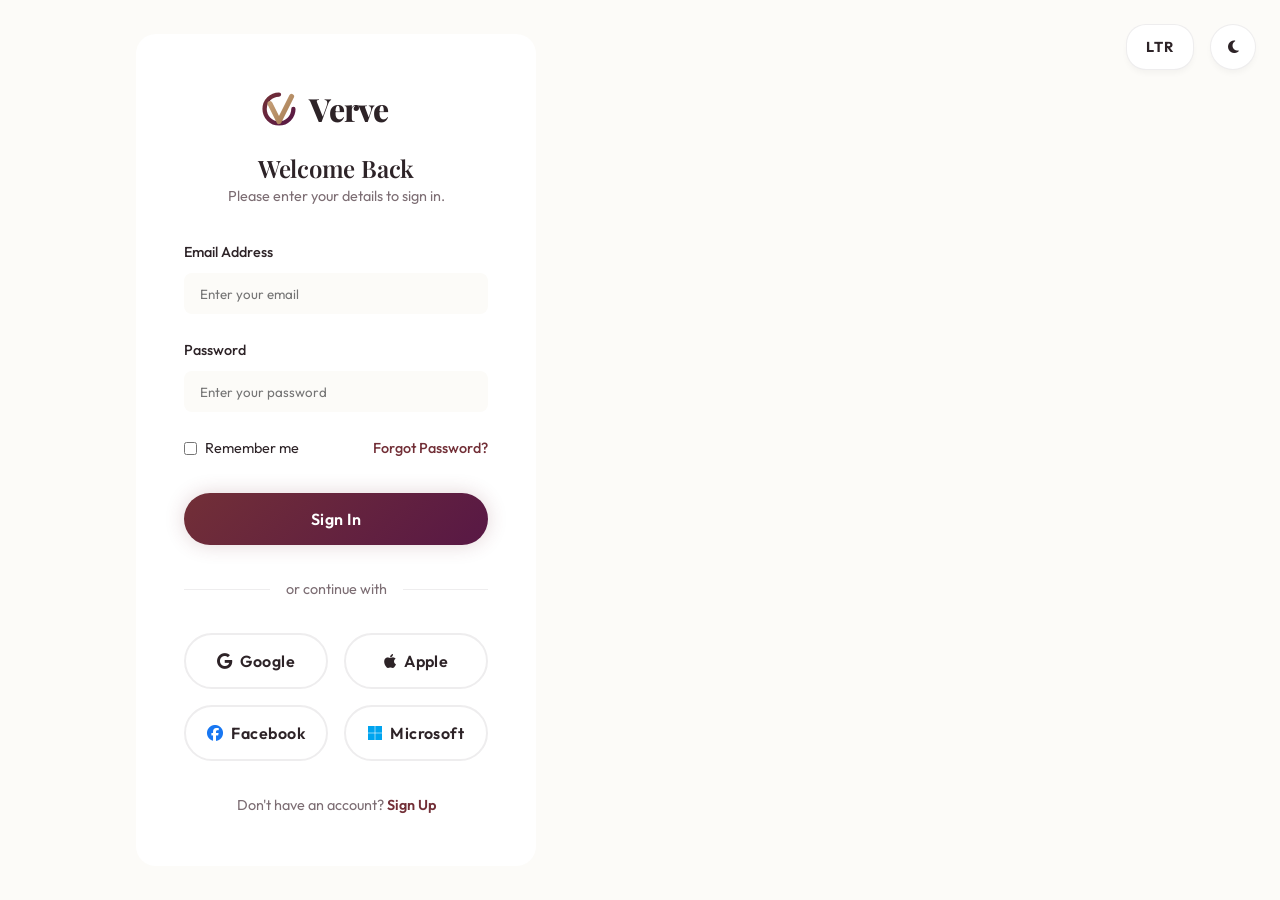
<file: sign-in.html>
<!DOCTYPE html>
<html lang="en" dir="ltr" data-theme="light">

<head>
    <meta charset="UTF-8">
    <meta name="viewport" content="width=device-width, initial-scale=1.0">
    <title>Sign In - Verve</title>
    <link rel="icon" type="image/png" href="favicon.png">
    <link rel="stylesheet" href="style.css">
    <link rel="stylesheet" href="https://cdnjs.cloudflare.com/ajax/libs/font-awesome/6.4.0/css/all.min.css">
</head>

<body>
    <div class="auth-toggles">
        <button class="toggle-btn" id="dir-toggle" title="Toggle RTL/LTR"
            style="background: var(--bg-secondary);">LTR</button>
        <button class="toggle-btn" id="theme-toggle" title="Toggle Dark/Light Mode"
            style="background: var(--bg-secondary);">
            <i class="fa-solid fa-moon"></i>
        </button>
    </div>
    <div style="display: flex; min-height: 100vh; background: var(--bg-primary);">
        <div
            style="flex: 1; display: flex; flex-direction: column; justify-content: center; align-items: center; padding: 2rem;">
            <div
                style="width: 100%; max-width: 400px; background: var(--bg-secondary); padding: 3rem; border-radius: var(--border-radius); box-shadow: var(--shadow-lg); border: 1px solid var(--border-color);">
                <div class="text-center" style="margin-bottom: 2rem;">
                    <a href="index.html" class="logo" style="justify-content: center;">
                        <svg class="verve-logo-svg" width="36" height="36" viewBox="0 0 100 100" xmlns="http://www.w3.org/2000/svg"><defs><linearGradient id="logo-grad" x1="0%" y1="0%" x2="100%" y2="100%"><stop offset="0%" stop-color="#722f37" /><stop offset="100%" stop-color="#581845" /></linearGradient><linearGradient id="logo-accent" x1="0%" y1="0%" x2="100%" y2="100%"><stop offset="0%" stop-color="#c7a17a" /><stop offset="100%" stop-color="#a67c52" /></linearGradient></defs><path d="M50 10 A 40 40 0 1 0 90 50" fill="none" stroke="url(#logo-grad)" stroke-width="12" stroke-linecap="round"/><path d="M25 35 L50 85 L85 15" fill="none" stroke="url(#logo-accent)" stroke-width="14" stroke-linecap="round" stroke-linejoin="round"/></svg>
                        Verve<span>.</span>
                    </a>
                    <h2 style="margin-top: 1rem;">Welcome Back</h2>
                    <p style="color: var(--text-muted); font-size: 0.9rem;">Please enter your details to sign in.</p>
                </div>

                <form>
                    <div style="margin-bottom: 1.5rem;">
                        <label style="display: block; margin-bottom: 0.5rem; font-weight: 500; font-size: 0.9rem;">Email
                            Address</label>
                        <input type="email" placeholder="Enter your email"
                            style="width: 100%; padding: 0.8rem 1rem; border-radius: 8px; border: 1px solid var(--border-color); background: var(--bg-primary); color: var(--text-primary); font-family: var(--font-main); outline: none;"
                            required>
                    </div>
                    <div style="margin-bottom: 1.5rem;">
                        <label
                            style="display: block; margin-bottom: 0.5rem; font-weight: 500; font-size: 0.9rem;">Password</label>
                        <input type="password" placeholder="Enter your password"
                            style="width: 100%; padding: 0.8rem 1rem; border-radius: 8px; border: 1px solid var(--border-color); background: var(--bg-primary); color: var(--text-primary); font-family: var(--font-main); outline: none;"
                            required>
                    </div>
                    <div
                        style="display: flex; justify-content: space-between; align-items: center; margin-bottom: 2rem; font-size: 0.9rem;">
                        <label style="display: flex; align-items: center; gap: 0.5rem; cursor: pointer;">
                            <input type="checkbox"> Remember me
                        </label>
                        <a href="#" style="color: var(--primary-color); font-weight: 500;">Forgot Password?</a>
                    </div>
                    <button type="submit" class="btn btn-primary" style="width: 100%;">Sign In</button>
                </form>

                <div style="display: flex; align-items: center; margin: 2rem 0;">
                    <div style="flex: 1; height: 1px; background: var(--border);"></div>
                    <span style="padding: 0 1rem; color: var(--text-muted); font-size: 0.9rem;">or continue with</span>
                    <div style="flex: 1; height: 1px; background: var(--border);"></div>
                </div>

                <div style="display: grid; grid-template-columns: 1fr 1fr; gap: 1rem;">
                    <button class="btn btn-outline" style="justify-content: center; gap: 0.5rem;"><i class="fa-brands fa-google"></i> Google</button>
                    <button class="btn btn-outline" style="justify-content: center; gap: 0.5rem;"><i class="fa-brands fa-apple"></i> Apple</button>
                    <button class="btn btn-outline" style="justify-content: center; gap: 0.5rem;"><i class="fa-brands fa-facebook" style="color: #1877F2;"></i> Facebook</button>
                    <button class="btn btn-outline" style="justify-content: center; gap: 0.5rem;"><i class="fa-brands fa-microsoft" style="color: #00a4ef;"></i> Microsoft</button>
                </div>

                <p style="text-align: center; margin-top: 2rem; font-size: 0.9rem; color: var(--text-muted);">
                    Don't have an account? <a href="sign-up.html"
                        style="color: var(--primary-color); font-weight: 600;">Sign Up</a>
                </p>
            </div>
        </div>
        <div class="auth-bg"
            style="flex: 1; background: url('https://images.unsplash.com/photo-1540959733332-eab4deabeeaf?ixlib=rb-4.0.3&auto=format&fit=crop&w=1000&q=80') center/cover no-repeat;">
        </div>
    </div>
    <script src="script.js"></script>
</body>

</html>
</file>
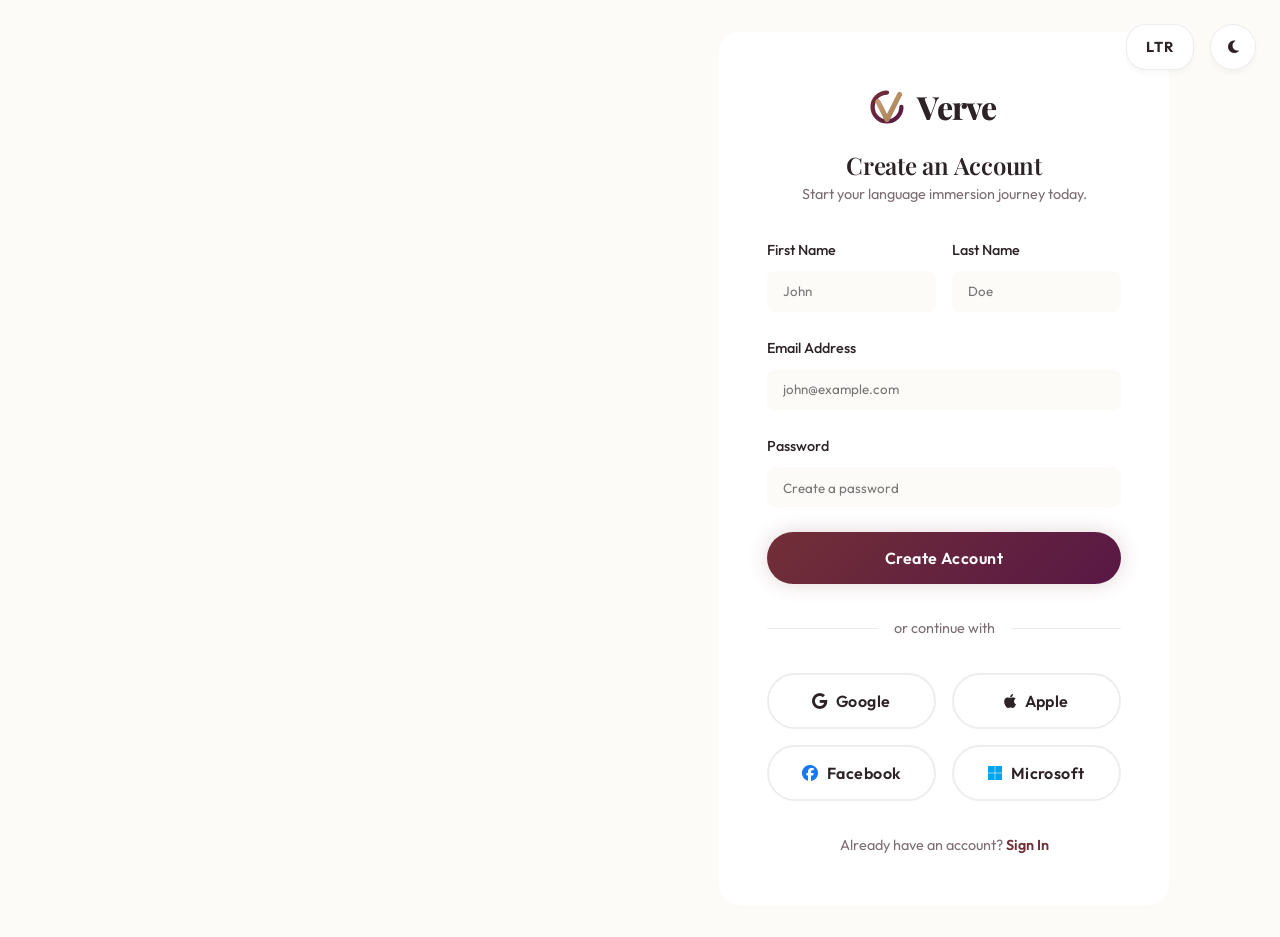
<file: sign-up.html>
<!DOCTYPE html>
<html lang="en" dir="ltr" data-theme="light">

<head>
    <meta charset="UTF-8">
    <meta name="viewport" content="width=device-width, initial-scale=1.0">
    <title>Sign Up - Verve</title>
    <link rel="icon" type="image/png" href="favicon.png">
    <link rel="stylesheet" href="style.css">
    <link rel="stylesheet" href="https://cdnjs.cloudflare.com/ajax/libs/font-awesome/6.4.0/css/all.min.css">
</head>

<body>
    <div class="auth-toggles">
        <button class="toggle-btn" id="dir-toggle" title="Toggle RTL/LTR"
            style="background: var(--bg-secondary);">LTR</button>
        <button class="toggle-btn" id="theme-toggle" title="Toggle Dark/Light Mode"
            style="background: var(--bg-secondary);">
            <i class="fa-solid fa-moon"></i>
        </button>
    </div>
    <div style="display: flex; min-height: 100vh; background: var(--bg-primary);">
        <div class="auth-bg"
            style="flex: 1; background: url('https://images.unsplash.com/photo-1532012197267-da84d127e765?ixlib=rb-4.0.3&auto=format&fit=crop&w=1000&q=80') center/cover no-repeat;">
        </div>
        <div
            style="flex: 1; display: flex; flex-direction: column; justify-content: center; align-items: center; padding: 2rem;">
            <div
                style="width: 100%; max-width: 450px; background: var(--bg-secondary); padding: 3rem; border-radius: var(--border-radius); box-shadow: var(--shadow-lg); border: 1px solid var(--border-color);">
                <div class="text-center" style="margin-bottom: 2rem;">
                    <a href="index.html" class="logo" style="justify-content: center;">
                        <svg class="verve-logo-svg" width="36" height="36" viewBox="0 0 100 100" xmlns="http://www.w3.org/2000/svg"><defs><linearGradient id="logo-grad" x1="0%" y1="0%" x2="100%" y2="100%"><stop offset="0%" stop-color="#722f37" /><stop offset="100%" stop-color="#581845" /></linearGradient><linearGradient id="logo-accent" x1="0%" y1="0%" x2="100%" y2="100%"><stop offset="0%" stop-color="#c7a17a" /><stop offset="100%" stop-color="#a67c52" /></linearGradient></defs><path d="M50 10 A 40 40 0 1 0 90 50" fill="none" stroke="url(#logo-grad)" stroke-width="12" stroke-linecap="round"/><path d="M25 35 L50 85 L85 15" fill="none" stroke="url(#logo-accent)" stroke-width="14" stroke-linecap="round" stroke-linejoin="round"/></svg>
                        Verve<span>.</span>
                    </a>
                    <h2 style="margin-top: 1rem;">Create an Account</h2>
                    <p style="color: var(--text-muted); font-size: 0.9rem;">Start your language immersion journey today.
                    </p>
                </div>


                <form>
                    <div style="display: flex; gap: 1rem; margin-bottom: 1.5rem;">
                        <div style="flex: 1;">
                            <label
                                style="display: block; margin-bottom: 0.5rem; font-weight: 500; font-size: 0.9rem;">First
                                Name</label>
                            <input type="text" placeholder="John"
                                style="width: 100%; padding: 0.8rem 1rem; border-radius: 8px; border: 1px solid var(--border-color); background: var(--bg-primary); color: var(--text-primary); font-family: var(--font-main); outline: none;"
                                required>
                        </div>
                        <div style="flex: 1;">
                            <label
                                style="display: block; margin-bottom: 0.5rem; font-weight: 500; font-size: 0.9rem;">Last
                                Name</label>
                            <input type="text" placeholder="Doe"
                                style="width: 100%; padding: 0.8rem 1rem; border-radius: 8px; border: 1px solid var(--border-color); background: var(--bg-primary); color: var(--text-primary); font-family: var(--font-main); outline: none;"
                                required>
                        </div>
                    </div>
                    <div style="margin-bottom: 1.5rem;">
                        <label style="display: block; margin-bottom: 0.5rem; font-weight: 500; font-size: 0.9rem;">Email
                            Address</label>
                        <input type="email" placeholder="john@example.com"
                            style="width: 100%; padding: 0.8rem 1rem; border-radius: 8px; border: 1px solid var(--border-color); background: var(--bg-primary); color: var(--text-primary); font-family: var(--font-main); outline: none;"
                            required>
                    </div>
                    <div style="margin-bottom: 1.5rem;">
                        <label
                            style="display: block; margin-bottom: 0.5rem; font-weight: 500; font-size: 0.9rem;">Password</label>
                        <input type="password" placeholder="Create a password"
                            style="width: 100%; padding: 0.8rem 1rem; border-radius: 8px; border: 1px solid var(--border-color); background: var(--bg-primary); color: var(--text-primary); font-family: var(--font-main); outline: none;"
                            required>
                    </div>
                    <button type="submit" class="btn btn-primary" style="width: 100%;">Create Account</button>
                </form>

                <div style="display: flex; align-items: center; margin: 2rem 0;">
                    <div style="flex: 1; height: 1px; background: var(--border);"></div>
                    <span style="padding: 0 1rem; color: var(--text-muted); font-size: 0.9rem;">or continue with</span>
                    <div style="flex: 1; height: 1px; background: var(--border);"></div>
                </div>

                <div style="display: grid; grid-template-columns: 1fr 1fr; gap: 1rem;">
                    <button class="btn btn-outline" style="justify-content: center; gap: 0.5rem;"><i class="fa-brands fa-google"></i> Google</button>
                    <button class="btn btn-outline" style="justify-content: center; gap: 0.5rem;"><i class="fa-brands fa-apple"></i> Apple</button>
                    <button class="btn btn-outline" style="justify-content: center; gap: 0.5rem;"><i class="fa-brands fa-facebook" style="color: #1877F2;"></i> Facebook</button>
                    <button class="btn btn-outline" style="justify-content: center; gap: 0.5rem;"><i class="fa-brands fa-microsoft" style="color: #00a4ef;"></i> Microsoft</button>
                </div>

                <p style="text-align: center; margin-top: 2rem; font-size: 0.9rem; color: var(--text-muted);">
                    Already have an account? <a href="sign-in.html"
                        style="color: var(--primary-color); font-weight: 600;">Sign In</a>
                </p>
            </div>
        </div>
    </div>
    <script src="script.js"></script>
</body>

</html>
</file>
<file: style.css>
@import url('https://fonts.googleapis.com/css2?family=Outfit:wght@300;400;500;600;700;800&family=Playfair+Display:ital,wght@0,400;0,600;0,700;1,400;1,600&display=swap');

:root {
    /* Rich Burgundy & Soft Pearl Theme - Light */
    --bg-primary: #fcfbf8;
    --bg-secondary: #ffffff;
    --bg-elevated: rgba(255, 255, 255, 0.9);
    
    --text-primary: #2d2327;
    --text-secondary: #4a3e43;
    --text-muted: #7c6d73;
    
    /* Classic Burgundy & Warm Bronze/Pearl */
    --accent-gradient: linear-gradient(135deg, #c7a17a, #a67c52);
    --primary-gradient: linear-gradient(135deg, #722f37, #581845);
    --accent: #c7a17a;
    --primary-color: #722f37;
    
    --accent-glow: rgba(199, 161, 122, 0.3);
    --primary-glow: rgba(114, 47, 55, 0.2);
    
    --border: rgba(45, 35, 39, 0.08);
    --glass-border: rgba(255, 255, 255, 0.7);
    
    --shadow-sm: 0 4px 6px -1px rgba(0, 0, 0, 0.04);
    --shadow: 0 10px 30px -10px rgba(114, 47, 55, 0.08);
    --shadow-elevated: 0 20px 40px -10px rgba(114, 47, 55, 0.12);
    --shadow-glow: 0 0 20px var(--accent-glow);
    
    --font-heading: 'Playfair Display', serif;
    --font-body: 'Outfit', sans-serif;

    --transition: all 0.4s cubic-bezier(0.16, 1, 0.3, 1);
    --border-radius: 20px;
}

[data-theme="dark"] {
    /* Rich Burgundy & Soft Pearl Theme - Dark */
    --bg-primary: #1a1114;
    --bg-secondary: #2d1f24;
    --bg-elevated: rgba(45, 31, 36, 0.85);
    
    --text-primary: #fcfbf8;
    --text-secondary: #e8dfe2;
    --text-muted: #bfaeb4;
    
    --accent-gradient: linear-gradient(135deg, #d4af37, #b5835a);
    --primary-gradient: linear-gradient(135deg, #9a4250, #722f37);
    --accent: #d4af37;
    --primary-color: #9a4250;
    
    --accent-glow: rgba(212, 175, 55, 0.25);
    --primary-glow: rgba(154, 66, 80, 0.2);
    
    --border: rgba(255, 255, 255, 0.08);
    --glass-border: rgba(255, 255, 255, 0.1);
    
    --shadow-sm: 0 4px 6px -1px rgba(0, 0, 0, 0.3);
    --shadow: 0 10px 30px -10px rgba(0, 0, 0, 0.5);
    --shadow-elevated: 0 20px 40px -10px rgba(0, 0, 0, 0.7);
}

* {
    margin: 0;
    padding: 0;
    box-sizing: border-box;
}

/* Custom Scrollbar */
::-webkit-scrollbar {
    width: 10px;
}
::-webkit-scrollbar-track {
    background: var(--bg-primary);
}
::-webkit-scrollbar-thumb {
    background: var(--border);
    border-radius: 10px;
}
::-webkit-scrollbar-thumb:hover {
    background: var(--text-muted);
}

body {
    font-family: var(--font-body);
    background-color: var(--bg-primary);
    color: var(--text-primary);
    line-height: 1.7;
    transition: background-color 0.5s ease, color 0.5s ease;
    overflow-x: hidden;
    -webkit-font-smoothing: antialiased;
}

h1, h2, h3, h4, h5, h6 {
    font-family: var(--font-heading);
    letter-spacing: -0.01em;
}

h1 { font-size: 1.75rem; line-height: 1.2; font-weight: 700; }
h2 { font-size: 1.5rem; line-height: 1.3; font-weight: 600; }
h3 { font-size: 1.15rem; line-height: 1.4; font-weight: 600; }
h4 { font-size: 1.05rem; line-height: 1.4; font-weight: 500; }

a {
    color: inherit;
    text-decoration: none;
    transition: var(--transition);
}

ul {
    list-style: none;
}

/* --- Glassmorphic Premium Header --- */
.header {
    background-color: var(--bg-elevated);
    backdrop-filter: blur(20px);
    -webkit-backdrop-filter: blur(20px);
    padding: 1.2rem 4%;
    display: flex;
    justify-content: space-between;
    align-items: center;
    position: sticky;
    top: 0;
    z-index: 1000;
    border-bottom: 1px solid var(--border);
    box-shadow: var(--shadow);
    transition: var(--transition);
}

.logo {
    font-family: var(--font-heading);
    font-size: 2rem;
    font-weight: 800;
    letter-spacing: -0.02em;
    display: flex;
    align-items: center;
    gap: 0.8rem;
}

.logo i {
    background: var(--primary-gradient);
    -webkit-background-clip: text;
    -webkit-text-fill-color: transparent;
    font-size: 1.8rem;
}

.logo span {
    background: var(--accent-gradient);
    -webkit-background-clip: text;
    -webkit-text-fill-color: transparent;
    font-size: 2.5rem;
    line-height: 0;
}

.nav-menu {
    display: flex;
    align-items: center;
    gap: 2.5rem;
}

.nav-item {
    position: relative;
    padding: 0.5rem 0;
    font-family: var(--font-body);
    font-weight: 600;
    font-size: 1.05rem;
    color: var(--text-secondary);
    letter-spacing: 0.02em;
    transition: var(--transition);
    cursor: pointer;
}

.nav-item::after {
    content: '';
    position: absolute;
    bottom: 0;
    left: 50%;
    transform: translateX(-50%);
    width: 0;
    height: 2px;
    background: var(--accent-gradient);
    transition: width 0.3s ease;
    border-radius: 2px;
}

.nav-item:hover, .nav-item.active {
    color: var(--text-primary);
}

.nav-item:hover::after, .nav-item.active::after {
    width: 100%;
}

/* Premium Dropdown with Blur */
.dropdown-menu {
    position: absolute;
    top: 100%;
    left: 50%;
    transform: translateX(-50%) translateY(20px) scale(0.95);
    background-color: var(--bg-elevated);
    backdrop-filter: blur(24px);
    -webkit-backdrop-filter: blur(24px);
    min-width: 240px;
    box-shadow: var(--shadow-elevated);
    border-radius: 16px;
    border: 1px solid var(--border);
    padding: 1rem;
    opacity: 0;
    visibility: hidden;
    transition: var(--transition);
    z-index: 100;
}

.nav-item:hover .dropdown-menu {
    opacity: 1;
    visibility: visible;
    transform: translateX(-50%) translateY(10px) scale(1);
}

.dropdown-item {
    display: flex;
    align-items: center;
    padding: 0.8rem 1.2rem;
    color: var(--text-primary);
    border-radius: 10px;
    font-weight: 600;
    transition: var(--transition);
    margin-bottom: 0.3rem;
}

.dropdown-item:last-child {
    margin-bottom: 0;
}

.dropdown-item:hover {
    background: var(--bg-secondary);
    color: var(--accent);
    transform: translateX(5px);
    box-shadow: var(--shadow-sm);
}

/* Header Utilities & Toggles */
.header-actions {
    display: flex;
    align-items: center;
    gap: 1.2rem;
}

.toggle-btn {
    background: transparent;
    border: 1px solid var(--border);
    color: var(--text-primary);
    width: 46px;
    height: 46px;
    border-radius: 50%;
    cursor: pointer;
    font-family: var(--font-body);
    font-size: 0.9rem;
    font-weight: 700;
    transition: var(--transition);
    display: flex;
    align-items: center;
    justify-content: center;
    box-shadow: var(--shadow-sm);
}

.toggle-btn:hover {
    background: var(--bg-secondary);
    border-color: var(--primary-color);
    color: var(--primary-color);
    transform: translateY(-2px);
    box-shadow: var(--shadow-glow);
}

#dir-toggle {
    border-radius: 20px;
    width: auto;
    padding: 0 1.2rem;
    letter-spacing: 1px;
}

/* --- Elegant Buttons with Glowing Pseudo-elements --- */
.btn {
    display: inline-flex;
    align-items: center;
    justify-content: center;
    padding: 1rem 2.5rem;
    background: var(--accent-gradient);
    color: #fff !important;
    border-radius: 30px;
    font-family: var(--font-body);
    font-weight: 600;
    font-size: 1rem;
    letter-spacing: 0.03em;
    border: none;
    cursor: pointer;
    transition: var(--transition);
    box-shadow: var(--shadow-glow);
    position: relative;
    overflow: hidden;
    z-index: 1;
}

.btn::before {
    content: '';
    position: absolute;
    top: 0; left: 0; right: 0; bottom: 0;
    background: linear-gradient(135deg, #e11d48, #f43f5e);
    z-index: -1;
    transition: var(--transition);
    opacity: 0;
}

.btn:hover {
    transform: translateY(-3px);
    box-shadow: 0 15px 25px -10px var(--accent);
}

.btn:hover::before {
    opacity: 1;
}

.btn-primary {
    background: var(--primary-gradient);
    box-shadow: 0 0 20px var(--primary-glow);
}

.btn-primary::before {
    background: linear-gradient(135deg, #2563eb, #3b82f6);
}

.btn-primary:hover {
    box-shadow: 0 15px 25px -10px var(--primary-color);
}

.btn-outline {
    background: transparent;
    border: 2px solid var(--border);
    color: var(--text-primary) !important;
    box-shadow: none;
}

.btn-outline::before {
    display: none;
}

.btn-outline:hover {
    border-color: var(--primary-color);
    color: var(--primary-color) !important;
    background: var(--primary-glow);
    transform: translateY(-3px);
}

/* Ghost button for dark hero backgrounds — white text always, both light & dark mode */
.btn-hero-ghost,
a.btn-hero-ghost,
a.btn-hero-ghost:link,
a.btn-hero-ghost:visited {
    background: rgba(255, 255, 255, 0.1) !important;
    border: 2px solid #ffffff !important;
    color: #ffffff !important;
    backdrop-filter: blur(8px);
    -webkit-backdrop-filter: blur(8px);
    box-shadow: none;
    font-weight: 500;
    text-shadow: 0 1px 4px rgba(0, 0, 0, 0.5);
}

.btn-hero-ghost:hover,
a.btn-hero-ghost:hover {
    background: rgba(255, 255, 255, 0.22) !important;
    border-color: #ffffff !important;
    color: #ffffff !important;
    transform: translateY(-3px);
    box-shadow: 0 6px 24px rgba(255, 255, 255, 0.12);
}

/* RTL Support */
[dir="rtl"] { text-align: right; }
[dir="rtl"] .dropdown-menu { left: auto; right: 50%; transform: translateX(50%) translateY(20px) scale(0.95); }
[dir="rtl"] .nav-item:hover .dropdown-menu { transform: translateX(50%) translateY(10px) scale(1); }

/* Mobile responsive padding for hero boxes */
.hero-content-box {
    position: relative;
    z-index: 3;
    background: var(--bg-elevated);
    backdrop-filter: blur(20px);
    -webkit-backdrop-filter: blur(20px);
    padding: 4rem;
    border-radius: 30px;
    text-align: center;
    max-width: 800px;
    box-shadow: var(--shadow-elevated);
    width: 100%;
}

@media (max-width: 768px) {
    .hero-content-box {
        padding: 2.5rem 1.5rem;
    }
}

@media (max-width: 480px) {
    .hero-content-box {
        padding: 1.5rem 1rem;
        border-radius: 20px;
    }
}

/* --- Hero Section --- */
.hero {
    position: relative;
    display: flex;
    align-items: center;
    justify-content: space-between;
    gap: 3rem;
    padding: 4rem 5%;
    min-height: 90vh;
    overflow: hidden;
}

.hero::after {
    content: '';
    position: absolute;
    top: -20%;
    right: -10%;
    width: 600px;
    height: 600px;
    background: radial-gradient(circle, var(--accent-glow) 0%, transparent 70%);
    border-radius: 50%;
    z-index: -1;
    filter: blur(60px);
}

.hero::before {
    content: '';
    position: absolute;
    bottom: -10%;
    left: -10%;
    width: 500px;
    height: 500px;
    background: radial-gradient(circle, var(--primary-glow) 0%, transparent 70%);
    border-radius: 50%;
    z-index: -1;
    filter: blur(60px);
}

.hero-content {
    flex: 1.2;
    z-index: 10;
}

.hero-title {
    font-size: 2.5rem;
    font-weight: 700;
    margin-bottom: 1.2rem;
    line-height: 1.1;
}

.hero-title span {
    background: var(--accent-gradient);
    -webkit-background-clip: text;
    -webkit-text-fill-color: transparent;
    font-style: italic;
    font-weight: 600;
}

.hero-description {
    font-size: 1.1rem;
    color: var(--text-secondary);
    margin-bottom: 2rem;
    max-width: 550px;
    font-weight: 400;
    letter-spacing: 0.02em;
}

.hero-buttons {
    display: flex;
    gap: 1.5rem;
}

.hero-image {
    flex: 1;
    position: relative;
    z-index: 10;
}

.hero-image img {
    width: 100%;
    border-radius: 30px;
    box-shadow: var(--shadow-elevated);
    object-fit: cover;
    height: 650px;
    border: 1px solid var(--glass-border);
    position: relative;
    z-index: 2;
}

.floating-card {
    position: absolute;
    bottom: 50px;
    left: -50px;
    background: var(--bg-elevated);
    backdrop-filter: blur(24px);
    -webkit-backdrop-filter: blur(24px);
    padding: 1.5rem 2.5rem;
    border-radius: 24px;
    box-shadow: var(--shadow-elevated);
    border: 1px solid var(--border);
    display: flex;
    align-items: center;
    gap: 1.5rem;
    z-index: 10;
    animation: float 5s ease-in-out infinite;
}

[dir="rtl"] .floating-card {
    left: auto;
    right: -50px;
    flex-direction: row-reverse;
}

@keyframes float {
    0%, 100% { transform: translateY(0px); }
    50% { transform: translateY(-20px); }
}

/* --- General Sections --- */
.section {
    padding: 2.5rem 5%;
    max-width: 1400px;
    margin: 0 auto;
    position: relative;
}

.section-title {
    text-align: center;
    margin-bottom: 1.5rem;
}

.section-title h2 {
    font-size: 2rem;
    margin-bottom: 0.8rem;
}

.section-title p {
    font-family: var(--font-body);
    color: var(--text-muted);
    font-size: 1rem;
    max-width: 700px;
    margin: 0 auto;
}

/* --- Premium Glassmorphic Cards (Grid) --- */
.grid-container {
    display: grid;
    grid-template-columns: repeat(auto-fit, minmax(350px, 1fr));
    gap: 1.5rem;
}

.card {
    background: var(--bg-secondary);
    border: 1px solid var(--border);
    border-radius: 30px;
    padding: 1.5rem 1rem;
    transition: var(--transition);
    position: relative;
    overflow: hidden;
    box-shadow: var(--shadow);
    text-align: center;
}

.card::before {
    content: '';
    position: absolute;
    top: 0; left: 0; right: 0; bottom: 0;
    border-radius: 30px;
    padding: 2px;
    background: var(--accent-gradient);
    -webkit-mask: linear-gradient(#fff 0 0) content-box, linear-gradient(#fff 0 0);
    -webkit-mask-composite: xor;
    mask-composite: exclude;
    opacity: 0;
    transition: var(--transition);
}

.card:hover {
    transform: translateY(-15px);
    box-shadow: var(--shadow-elevated);
}

.card:hover::before {
    opacity: 1;
}

.card-icon {
    font-size: 2.5rem;
    color: var(--primary-color);
    margin-bottom: 1rem;
    background: var(--bg-elevated);
    width: 70px;
    height: 70px;
    display: inline-flex;
    align-items: center;
    justify-content: center;
    border-radius: 24px;
    transition: var(--transition);
    box-shadow: var(--shadow-sm);
    border: 1px solid var(--border);
}

.card:hover .card-icon {
    background: var(--primary-gradient);
    color: white;
    transform: scale(1.1) rotate(5deg);
    box-shadow: var(--shadow-glow);
    border-color: transparent;
}

.card-title {
    font-size: 1.5rem;
    margin-bottom: 1rem;
    font-family: var(--font-heading);
}

.card-text {
    color: var(--text-secondary);
    font-size: 1rem;
    line-height: 1.6;
}

/* --- Interactive Timeline --- */
.timeline {
    position: relative;
    max-width: 1000px;
    margin: 0 auto;
    padding: 2rem 0;
}

.timeline::after {
    content: '';
    position: absolute;
    width: 4px;
    background: var(--border);
    top: 0;
    bottom: 0;
    left: 50%;
    margin-left: -2px;
    border-radius: 4px;
}

[dir="rtl"] .timeline::after {
    right: 50%;
    left: auto;
    margin-right: -2px;
}

.timeline-item {
    padding: 20px 60px;
    position: relative;
    width: 50%;
}

.timeline-item::after {
    content: '';
    position: absolute;
    width: 28px;
    height: 28px;
    right: -14px;
    background: var(--bg-secondary);
    border: 4px solid var(--primary-color);
    top: 35px;
    border-radius: 50%;
    z-index: 1;
    box-shadow: 0 0 0 6px var(--bg-primary), var(--shadow-glow);
    transition: var(--transition);
}

.timeline-item:hover::after {
    background: var(--primary-color);
    transform: scale(1.2);
}

[dir="rtl"] .timeline-item::after {
    left: -14px;
    right: auto;
}

.left { left: 0; }
[dir="rtl"] .left { right: 0; left: auto; }
.right { left: 50%; }
[dir="rtl"] .right { right: 50%; left: auto; }
.right::after { left: -14px; }
[dir="rtl"] .right::after { right: -14px; left: auto; }

.timeline-content {
    padding: 3rem;
    background-color: var(--bg-secondary);
    position: relative;
    border-radius: 24px;
    box-shadow: var(--shadow);
    border: 1px solid var(--border);
    transition: var(--transition);
}

.timeline-content:hover {
    transform: translateY(-8px);
    box-shadow: var(--shadow-elevated);
    border-color: var(--primary-color);
}

.timeline-content h3 {
    font-size: 1.5rem;
    margin-bottom: 0.8rem;
    background: var(--primary-gradient);
    -webkit-background-clip: text;
    -webkit-text-fill-color: transparent;
}

/* --- Placement Wizard --- */
.wizard-container {
    background: var(--bg-secondary);
    border-radius: 30px;
    padding: 5rem;
    box-shadow: var(--shadow-elevated);
    text-align: center;
    max-width: 900px;
    margin: 0 auto;
    border: 1px solid var(--border);
    position: relative;
    overflow: hidden;
}

.wizard-container::before {
    content: '';
    position: absolute;
    top: 0;
    left: 0;
    width: 100%;
    height: 6px;
    background: var(--primary-gradient);
}

.wizard-steps {
    display: flex;
    justify-content: center;
    align-items: center;
    gap: 3rem;
    margin-bottom: 4rem;
    position: relative;
}

.wizard-steps::before {
    content: '';
    position: absolute;
    top: 50%;
    left: 50%;
    transform: translate(-50%, -50%);
    width: 70%;
    height: 3px;
    background: var(--border);
    z-index: 0;
}

.step {
    width: 60px;
    height: 60px;
    border-radius: 50%;
    background: var(--bg-primary);
    color: var(--text-muted);
    display: flex;
    align-items: center;
    justify-content: center;
    font-weight: 700;
    font-size: 1.5rem;
    transition: var(--transition);
    position: relative;
    z-index: 1;
    border: 4px solid var(--border);
}

.step.active {
    background: var(--primary-gradient);
    color: #fff;
    border-color: transparent;
    transform: scale(1.15);
    box-shadow: 0 0 0 8px var(--primary-glow);
}

/* --- True SaaS App Layout for Dashboards --- */
.dashboard-layout {
    display: flex;
    min-height: calc(100vh - 90px);
    overflow: hidden;
}

/* Sidebar */
.sidebar {
    width: 320px;
    background: var(--bg-elevated);
    backdrop-filter: blur(16px);
    -webkit-backdrop-filter: blur(16px);
    border-right: 1px solid var(--border);
    display: flex;
    flex-direction: column;
    position: sticky;
    top: 90px;
    height: calc(100vh - 90px);
    overflow-y: auto;
}

[dir="rtl"] .sidebar {
    border-right: none;
    border-left: 1px solid var(--border);
}

.sidebar-menu {
    padding: 2rem 1.5rem;
    display: flex;
    flex-direction: column;
    gap: 0.8rem;
}

/* Authentication Pages Toggles */
.auth-toggles {
    position: absolute;
    top: 1.5rem;
    right: 1.5rem;
    left: auto;
    display: flex;
    gap: 1rem;
    z-index: 100;
}
[dir="rtl"] .auth-toggles {
    right: auto;
    left: 1.5rem;
}

.sidebar-item {
    padding: 1.2rem 1.5rem;
    border-radius: 16px;
    color: var(--text-secondary);
    font-family: var(--font-body);
    font-weight: 600;
    font-size: 1.05rem;
    cursor: pointer;
    transition: var(--transition);
    display: flex;
    align-items: center;
    gap: 1.5rem;
    border: 1px solid transparent;
}

.sidebar-item i {
    font-size: 1.4rem;
    width: 24px;
    text-align: center;
}

.sidebar-item:hover {
    background: var(--bg-secondary);
    color: var(--text-primary);
    border-color: var(--border);
    transform: translateX(5px);
}

.sidebar-item.active {
    background: var(--primary-glow);
    color: var(--primary-color);
    border-color: var(--primary-color);
    box-shadow: var(--shadow-sm);
}

[dir="rtl"] .sidebar-item:hover, [dir="rtl"] .sidebar-item.active {
    transform: translateX(-5px);
}

/* Dashboard Content */
.dashboard-content {
    flex: 1;
    padding: 3rem 4%;
    background: var(--bg-primary);
    overflow-y: auto;
    height: calc(100vh - 90px);
    scroll-behavior: smooth;
}

.dashboard-header {
    display: flex;
    justify-content: space-between;
    align-items: center;
    margin-bottom: 3.5rem;
    padding-bottom: 2rem;
    border-bottom: 1px solid var(--border);
}

.dashboard-header h1 {
    font-size: 2rem;
    margin-bottom: 0.5rem;
}

/* Stat Grid */
.stat-grid {
    display: grid;
    grid-template-columns: repeat(auto-fit, minmax(280px, 1fr));
    gap: 2rem;
    margin-bottom: 3.5rem;
}

.stat-card {
    background: var(--bg-secondary);
    padding: 2.5rem;
    border-radius: 24px;
    border: 1px solid var(--border);
    box-shadow: var(--shadow);
    display: flex;
    flex-direction: column;
    gap: 1rem;
    transition: var(--transition);
    position: relative;
    overflow: hidden;
}

.stat-card::after {
    content: '';
    position: absolute;
    bottom: 0; left: 0; right: 0;
    height: 4px;
    background: var(--primary-gradient);
    opacity: 0.8;
}

.stat-card:hover {
    transform: translateY(-5px);
    box-shadow: var(--shadow-elevated);
}

.stat-value {
    font-size: 2.5rem;
    font-weight: 800;
    background: var(--primary-gradient);
    -webkit-background-clip: text;
    -webkit-text-fill-color: transparent;
    font-family: var(--font-heading);
}

.stat-label {
    color: var(--text-muted);
    font-weight: 600;
    text-transform: uppercase;
    letter-spacing: 1.5px;
    font-size: 0.85rem;
}

/* Forms & Authentication */
.auth-container {
    display: flex;
    min-height: 100vh;
    background: var(--bg-primary);
}

.auth-form-wrapper {
    flex: 1;
    display: flex;
    flex-direction: column;
    justify-content: center;
    align-items: center;
    padding: 3rem;
}

.auth-card {
    width: 100%;
    max-width: 480px;
    background: var(--bg-secondary);
    padding: 4rem;
    border-radius: 30px;
    box-shadow: var(--shadow-elevated);
    border: 1px solid var(--border);
}

.input-group {
    margin-bottom: 1.8rem;
}

.input-group label {
    display: block;
    margin-bottom: 0.8rem;
    font-weight: 600;
    color: var(--text-primary);
    font-size: 1rem;
}

.input-group input, .input-group textarea {
    width: 100%;
    padding: 1.2rem;
    border-radius: 16px;
    border: 1px solid var(--border);
    background: var(--bg-primary);
    color: var(--text-primary);
    font-family: var(--font-body);
    font-size: 1.05rem;
    transition: var(--transition);
    outline: none;
}

.input-group input:focus, .input-group textarea:focus {
    border-color: var(--primary-color);
    box-shadow: 0 0 0 4px var(--primary-glow);
}

/* --- Image Placeholders --- */
.img-placeholder {
    width: 100%;
    height: 100%;
    min-height: 200px;
    background: var(--bg-elevated);
    border: 2px dashed var(--border);
    border-radius: var(--border-radius);
    display: flex;
    flex-direction: column;
    align-items: center;
    justify-content: center;
    color: var(--text-muted);
    font-family: var(--font-body);
    font-weight: 500;
    text-align: center;
    padding: 1rem;
    transition: var(--transition);
}

.img-placeholder i {
    font-size: 2rem;
    margin-bottom: 0.5rem;
    color: var(--border);
}

.img-placeholder:hover {
    border-color: var(--primary-color);
    color: var(--primary-color);
    background: var(--primary-glow);
}

.img-placeholder:hover i {
    color: var(--primary-color);
}

/* --- Global Campuses Grid --- */
.global-campuses-grid {
    display: grid;
    grid-template-columns: repeat(12, 1fr);
    gap: 2rem;
    align-items: center;
    max-width: 1200px;
    margin: 0 auto;
}

.campus-main {
    grid-column: 1 / 8;
    position: relative;
    height: 600px;
    border-radius: 30px;
    overflow: hidden;
    box-shadow: var(--shadow-elevated);
}

.campus-stack {
    grid-column: 8 / 13;
    display: flex;
    flex-direction: column;
    gap: 2rem;
}

.campus-stack-item1 {
    position: relative;
    height: 280px;
    border-radius: 30px;
    overflow: hidden;
    box-shadow: var(--shadow);
}

.campus-stack-item2 {
    position: relative;
    height: 280px;
    border-radius: 30px;
    overflow: hidden;
    box-shadow: var(--shadow);
}

@media (max-width: 768px) {
    .global-campuses-grid {
        display: flex;
        flex-direction: column;
    }
    .campus-main {
        height: 400px;
        width: 100%;
    }
    .campus-stack {
        width: 100%;
    }
    .campus-stack-item1, .campus-stack-item2 {
        width: 100%;
    }
}

/* Responsive */
@media (max-width: 1200px) {
    .hero { flex-direction: column; text-align: center; padding-top: 4rem; gap: 4rem;}
    .hero-buttons { justify-content: center; }
    .floating-card { display: none; }
    .hero-title { font-size: 2.8rem; }
    .header { padding: 1rem 5%; }
}

/* --- 1024px Navbar Fix --- */
@media (max-width: 1024px) {
    .header { padding: 1rem 5%; }
    .logo { font-size: 1.6rem; gap: 0.5rem; }
    .logo i { font-size: 1.4rem; }
    .logo span { font-size: 2rem; }
    .nav-menu { gap: 1.2rem; }
    .nav-item { font-size: 0.9rem; }
    .header-actions { gap: 0.6rem; }
    .header-actions .btn { padding: 0.45rem 0.9rem !important; font-size: 0.85rem !important; white-space: nowrap; }
    .toggle-btn { width: 36px !important; height: 36px !important; font-size: 0.8rem !important; }
    .hero-section-container { min-height: auto; }
}


.hamburger {
    display: none;
    border: none;
    background: transparent;
    font-size: 1.5rem;
    color: var(--text-primary);
    cursor: pointer;
    margin-left: 1rem;
}

.sidebar-hamburger {
    display: none;
    border: none;
    background: transparent;
    font-size: 1.5rem;
    color: var(--text-primary);
    cursor: pointer;
    margin-right: 1rem;
}

@media (max-width: 768px) {
    body { overflow-y: auto !important; overflow-x: hidden !important; width: 100%; position: relative; }
    .hamburger { display: block !important; }
    .nav-menu { 
        position: absolute;
        top: 70px;
        left: 0;
        width: 100%;
        background: var(--bg-primary);
        flex-direction: column;
        padding: 2rem 5%;
        box-shadow: 0 10px 30px rgba(0,0,0,0.1);
        display: none;
        z-index: 1000;
        border-top: 1px solid var(--border);
    }
    .nav-menu.active { display: flex !important; }
    .timeline::after { left: 31px; }
    .timeline-item { width: 100%; padding-left: 80px; padding-right: 20px; }
    .timeline-item::after { left: 17px; top: 40px; }
    .right { left: 0%; }
    .dashboard-layout { flex-direction: column; overflow: visible; height: auto;}
    .sidebar-hamburger { display: block !important; }
    .sidebar { 
        position: fixed !important;
        top: 70px;
        left: -100%;
        width: 280px !important;
        height: calc(100vh - 70px) !important;
        background: var(--bg-primary);
        z-index: 1000;
        transition: left 0.3s ease;
        border-right: 1px solid var(--border);
        display: block !important;
    }
    .sidebar.active { left: 0; }
    .dashboard-content { height: auto; padding: 2rem; }
    .section { padding: 3rem 5%; }
    .wizard-container { padding: 3rem 1.5rem; }
    .hero-title { font-size: 2.2rem; }
    .hero-subtitle { font-size: 1.1rem; }
}

@media (max-width: 480px) {
    h1 { font-size: 1.8rem !important; }
    h2 { font-size: 1.5rem !important; }
    h3 { font-size: 1.3rem !important; }
    .header-actions .btn { display: none; }
    .hero-title { font-size: 2rem; }
    .hero-subtitle { font-size: 1rem; margin-bottom: 2rem; }
    .hero-buttons { flex-direction: column; width: 100%; gap: 1rem; }
    .hero-buttons .btn { width: 100%; text-align: center; }
    .pin-card { transform: translate(-50%, -100%) !important; left: 50% !important; max-width: 90vw; }
    .footer { padding: 2rem 5% 1rem; }
    .dashboard-content { padding: 1rem !important; width: 100% !important; max-width: 100vw !important; overflow-x: hidden !important; }
    .lms-card { 
        flex-direction: column; 
        padding: 1.5rem !important; 
        min-width: 0 !important; 
        width: 100% !important; 
        max-width: 100% !important; 
    }
    .lms-section > div[style*="display: flex; justify-content: space-between"] { flex-direction: column !important; align-items: flex-start !important; gap: 1rem !important; }
    .lms-card > div[style*="min-width: 200px"] { width: 100%; height: 150px; min-width: 0; }
    .lms-card > div[style*="min-width: 300px"] { min-width: 0; }
    .program-card { margin: 0; }
    .mobile-auth-btn { display: flex !important; flex-direction: column; }
    .feature-row { flex-direction: column !important; padding: 2rem !important; gap: 2rem !important; }
    .feature-row > div:last-child { width: 100% !important; height: 200px !important; }
    
    /* Universal Flex and Input Fix for Mobile Overflow */
    .lms-card div[style*="display: flex"] {
        flex-wrap: wrap !important;
        min-width: 0 !important;
    }
    .lms-card input[type="text"],
    .lms-card input[type="email"],
    .lms-card input[type="password"],
    .lms-card select {
        width: 100% !important;
        max-width: 100% !important;
        flex: 1 1 100% !important;
    }
    
    /* Universal Grid Fix for Mobile Overflow */
    div[style*="display: grid"] {
        grid-template-columns: 1fr !important;
        min-width: 0 !important;
        width: 100% !important;
        max-width: 100% !important;
    }

    /* Dashboard Header Fixes */
    .header-actions { gap: 0.3rem !important; }
    .header-actions > div[style*="display: flex"] { gap: 0.5rem !important; margin-right: 0 !important; }
    .header-actions span[style*="font-weight: 600"] { display: none !important; }
    .header-actions > div[style*="display: flex"] > div[style*="width: 1px"] { display: none !important; }
    .header-actions > div[style*="display: flex"] > div[style*="width: 40px"] { width: 32px !important; height: 32px !important; }
    .toggle-btn { padding: 0.4rem 0.5rem !important; font-size: 0.8rem !important; }
    .sidebar-hamburger { margin: 0 !important; font-size: 1.3rem !important; padding: 0.4rem !important; }
}

/* Utilities */
.feature-row {
    background: var(--bg-primary);
    border: 1px solid var(--border);
    border-radius: 24px;
    padding: 3rem;
    display: flex;
    gap: 3rem;
    align-items: center;
    box-shadow: var(--shadow-sm);
}

/* --- LMS Premium Components --- */
.lms-section {
    padding-top: 5rem;
    margin-bottom: 5rem;
    min-height: 80vh; /* Ensure sections are tall for long-scroll */
    border-bottom: 1px solid var(--border);
}
.lms-section:last-child {
    border-bottom: none;
}
.lms-card {
    background: var(--bg-secondary);
    border-radius: 24px;
    border: 1px solid var(--border);
    padding: 2.5rem;
    box-shadow: var(--shadow-sm);
    margin-bottom: 2rem;
    transition: var(--transition);
}
.lms-card:hover {
    box-shadow: var(--shadow);
    border-color: var(--primary-color);
}
.lms-datatable {
    width: 100%;
    border-collapse: collapse;
}
.lms-datatable th, .lms-datatable td {
    padding: 1.2rem;
    text-align: left;
    border-bottom: 1px solid var(--border);
}
.lms-datatable th {
    font-family: var(--font-heading);
    font-size: 1.1rem;
    color: var(--text-secondary);
}
.lms-datatable tr:hover td {
    background: rgba(114, 47, 55, 0.03);
}
[data-theme="dark"] .lms-datatable tr:hover td {
    background: rgba(255, 255, 255, 0.03);
}

.btn-white {
    background: #fff !important;
    color: var(--accent) !important;
}

.lms-badge {
    display: inline-flex;
    align-items: center;
    gap: 0.5rem;
    padding: 0.4rem 1rem;
    border-radius: 20px;
    font-size: 0.85rem;
    font-weight: 700;
}
.lms-badge.success { background: rgba(72, 187, 120, 0.1); color: #48bb78; border: 1px solid rgba(72, 187, 120, 0.2); }
.lms-badge.warning { background: rgba(236, 201, 75, 0.1); color: #ecc94b; border: 1px solid rgba(236, 201, 75, 0.2); }
.lms-badge.danger { background: rgba(245, 101, 101, 0.1); color: #f56565; border: 1px solid rgba(245, 101, 101, 0.2); }
.lms-badge.primary { background: var(--primary-glow); color: var(--primary-color); border: 1px solid rgba(114, 47, 55, 0.2); }
.lms-badge.secondary { background: var(--bg-tertiary); color: var(--text-secondary); border: 1px solid var(--border); }

/* --- Premium Footer Styles --- */
.footer-link {
    color: var(--text-secondary);
    font-size: 0.95rem;
    transition: var(--transition);
    display: inline-block;
    padding: 0.2rem 0;
}

.footer-link:hover {
    color: var(--accent);
    transform: translateX(5px);
}

.footer-contact {
    color: var(--text-secondary);
    font-size: 0.95rem;
    transition: var(--transition);
    display: flex;
    align-items: center;
    gap: 12px;
    padding: 0.2rem 0;
}

.footer-contact:hover {
    color: var(--primary-color);
}

.social-icon {
    display: flex;
    align-items: center;
    justify-content: center;
    width: 40px;
    height: 40px;
    border-radius: 50%;
    background: var(--bg-secondary);
    border: 1px solid var(--border);
    color: var(--text-primary);
    transition: var(--transition);
}

.social-icon:hover {
    background: var(--primary-gradient);
    color: white;
    border-color: transparent;
    transform: translateY(-3px);
    box-shadow: var(--shadow-glow);
}

.footer-bottom-link {
    color: var(--text-muted);
    font-size: 0.9rem;
    transition: var(--transition);
}

.footer-bottom-link:hover {
    color: var(--accent);
}

/* --- Interactive Map Pins --- */
.interactive-map-container {
    position: relative;
}

.map-pin {
    position: absolute;
    transform: translate(-50%, -50%);
    z-index: 10;
    cursor: pointer;
}

.pin-dot {
    width: 16px;
    height: 16px;
    background: var(--accent);
    border-radius: 50%;
    position: relative;
    z-index: 2;
    transition: var(--transition);
    box-shadow: 0 0 10px var(--accent-glow);
}

.pin-pulse {
    position: absolute;
    top: 50%;
    left: 50%;
    transform: translate(-50%, -50%);
    width: 40px;
    height: 40px;
    background: var(--accent);
    border-radius: 50%;
    z-index: 1;
    animation: pulse 2s infinite;
    opacity: 0.5;
}

@keyframes pulse {
    0% { transform: translate(-50%, -50%) scale(0.5); opacity: 0.6; }
    100% { transform: translate(-50%, -50%) scale(2.5); opacity: 0; }
}

.map-pin:hover .pin-dot {
    transform: scale(1.3);
    background: #fff;
}

.pin-card {
    position: absolute;
    bottom: 30px;
    left: 50%;
    transform: translateX(-50%) translateY(10px);
    background: var(--bg-elevated);
    backdrop-filter: blur(15px);
    -webkit-backdrop-filter: blur(15px);
    padding: 1rem;
    border-radius: 12px;
    border: 1px solid var(--border);
    width: 200px;
    text-align: center;
    opacity: 0;
    visibility: hidden;
    transition: var(--transition);
    color: var(--text-primary);
    box-shadow: var(--shadow-elevated);
    z-index: 3;
    pointer-events: none; /* Prevent flickering on hover */
}

.map-pin:hover .pin-card {
    opacity: 1;
    visibility: visible;
    transform: translateX(-50%) translateY(0);
}

.pin-card h4 {
    margin-bottom: 0.2rem;
    color: var(--primary-color);
    font-size: 1.1rem;
}

.pin-card p {
    font-size: 0.85rem;
    color: var(--text-secondary);
    margin: 0;
}

/* Auth Background */
.auth-bg {
    display: none;
}
@media(min-width: 768px) {
    .auth-bg {
        display: block;
    }
}

/* Utilities */
.text-center {
    text-align: center;
}
</file>
